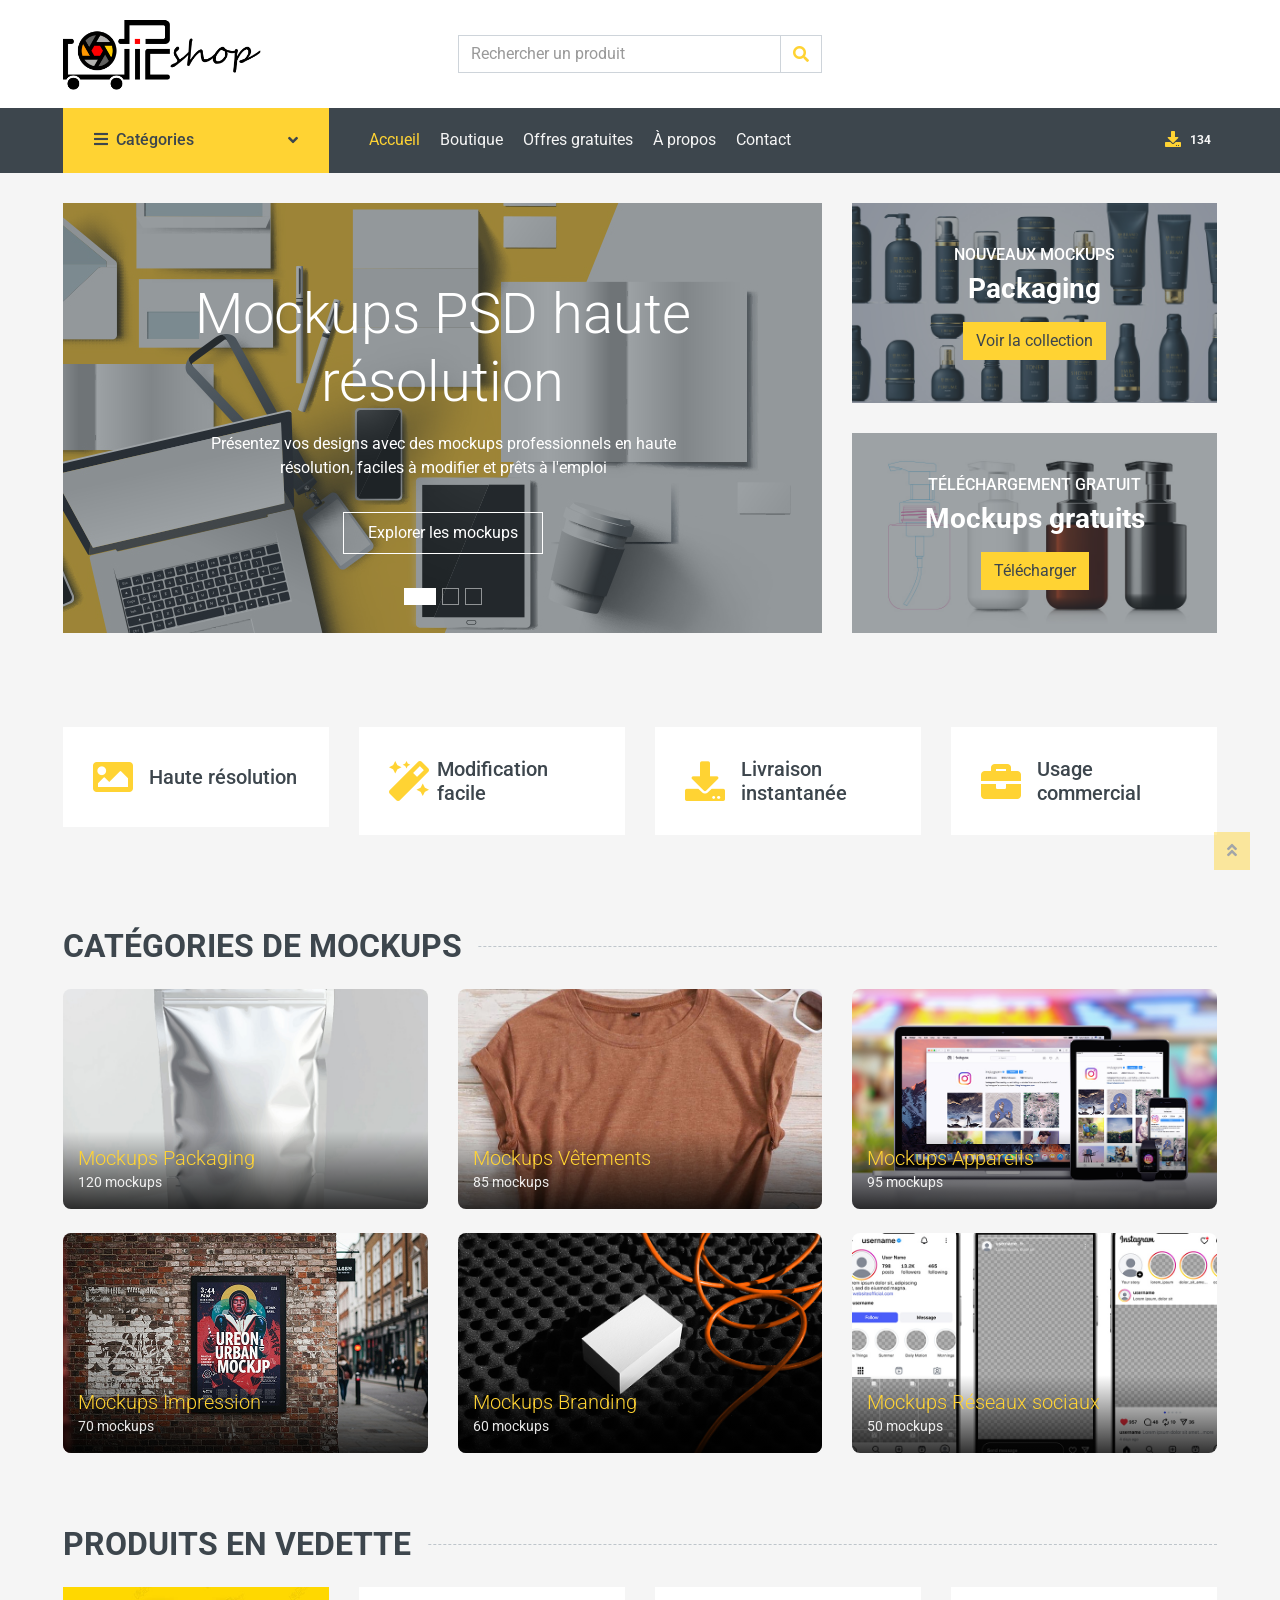
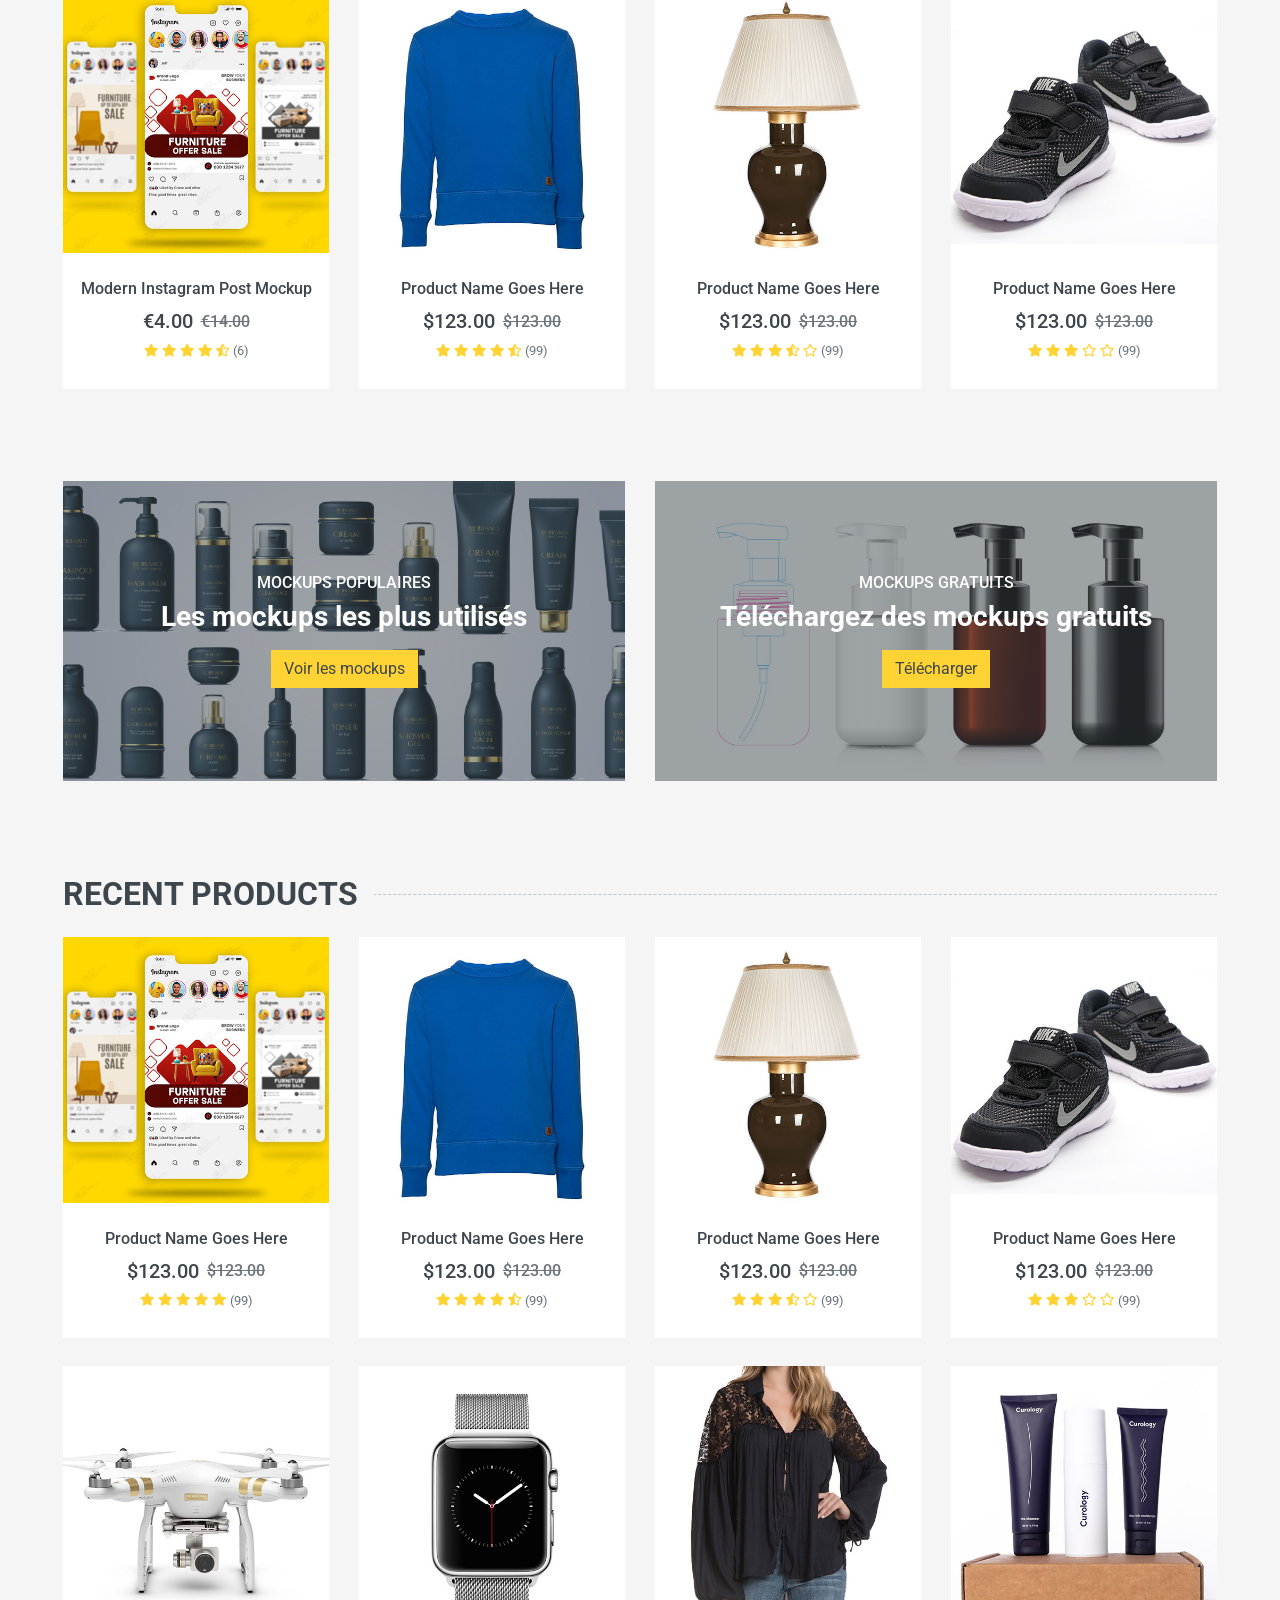
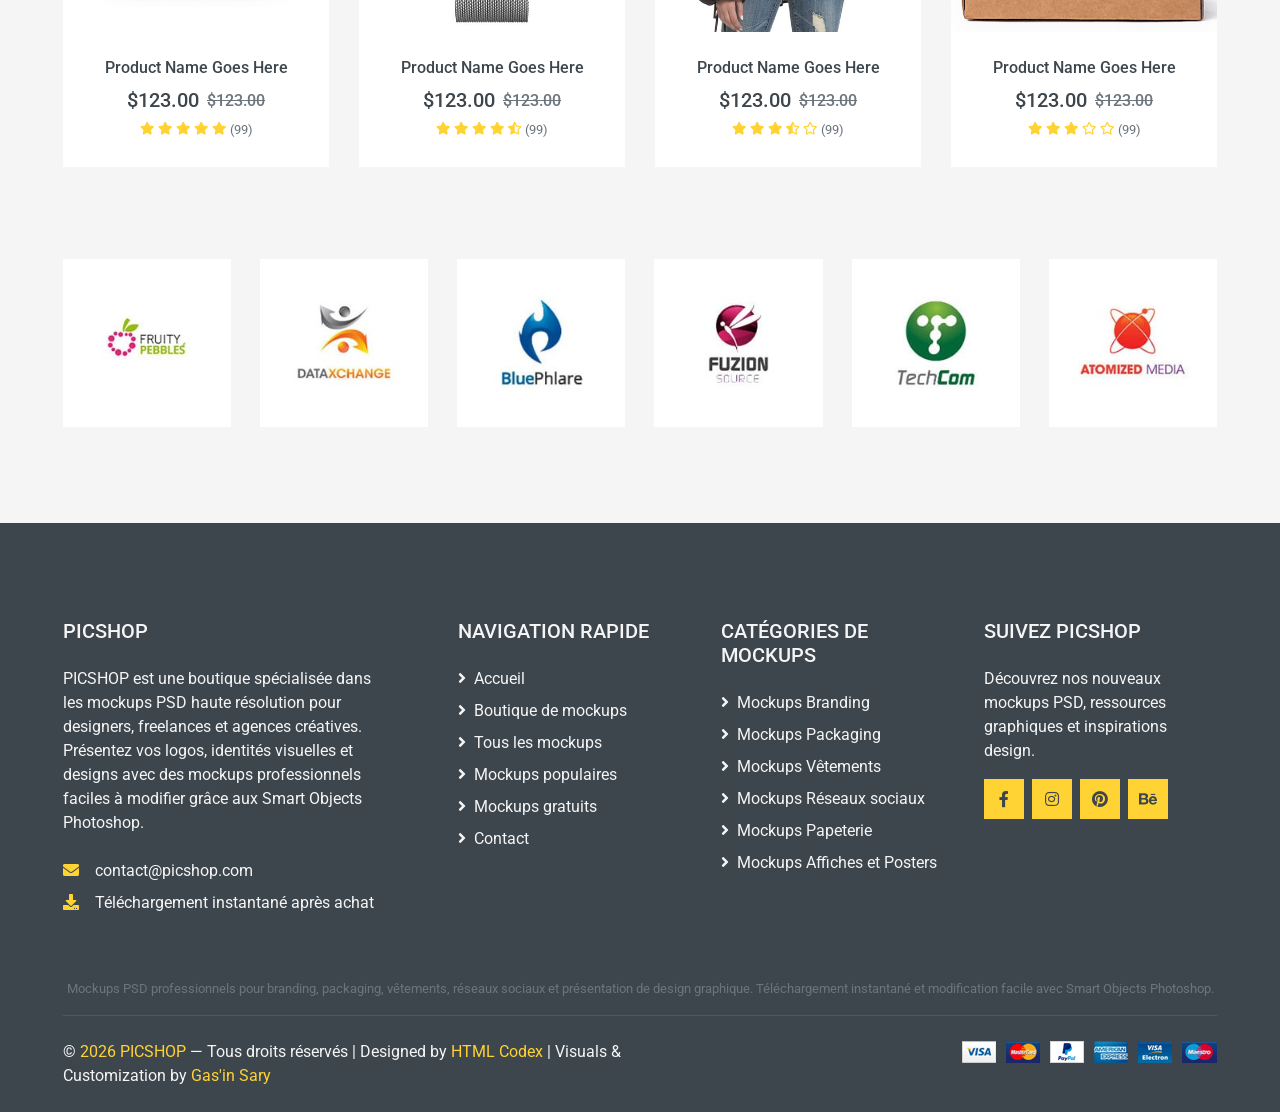
<file: index.html>
<!DOCTYPE html>
<html lang="en">

<head>
    <!-- SEO Meta Tags -->
<title>PICSHOP – Mockups PSD haute résolution pour designers</title>

<meta charset="utf-8">
<meta content="width=device-width, initial-scale=1.0" name="viewport">

<meta name="title" content="PICSHOP – Mockups PSD haute résolution">
<meta name="description" content="Découvrez des mockups PSD professionnels pour présenter vos logos, branding, packaging, vêtements et designs graphiques. Téléchargement instantané et modification facile avec Smart Objects Photoshop.">
<meta name="keywords" content="mockup psd, mockup branding, mockup packaging, mockup vêtements, mockup réseaux sociaux, mockup photoshop, mockup gratuit, mockup haute résolution">
<meta name="author" content="PICSHOP">

<!-- Open Graph (Facebook / Pinterest / LinkedIn) -->
<meta property="og:title" content="PICSHOP – Mockups PSD pour designers">
<meta property="og:description" content="Mockups PSD professionnels pour branding, packaging et présentation de design. Téléchargement instantané.">
<meta property="og:image" content="img/social-preview.jpg">
<meta property="og:url" content="https://pic-shop.github.io/">
<meta property="og:type" content="website">

<!-- Twitter Card -->
<meta name="twitter:card" content="summary_large_image">
<meta name="twitter:title" content="PICSHOP – Mockups PSD haute résolution">
<meta name="twitter:description" content="Téléchargez des mockups PSD professionnels pour vos projets de design.">
<meta name="twitter:image" content="img/social-preview.jpg">

<meta name="robots" content="index, follow">
<meta name="language" content="French">

    <!-- Favicon -->
    <link href="img/favicon/favicon.ico" rel="icon">

    <!-- Google Web Fonts -->
    <link rel="preconnect" href="https://fonts.gstatic.com">
    <link href="https://fonts.googleapis.com/css2?family=Roboto:wght@400;500;700&display=swap" rel="stylesheet">  

    <!-- Font Awesome -->
    <link href="https://cdnjs.cloudflare.com/ajax/libs/font-awesome/5.10.0/css/all.min.css" rel="stylesheet">

    <!-- Libraries Stylesheet -->
    <link href="lib/animate/animate.min.css" rel="stylesheet">
    <link href="lib/owlcarousel/assets/owl.carousel.min.css" rel="stylesheet">

    <!-- Customized Bootstrap Stylesheet -->
    <link href="css/style.min.css" rel="stylesheet">
    <link href="css/custumize.css" rel="stylesheet">
</head>

<body>
    <!-- Topbar Start -->
    <div class="container-fluid">
        <div class="row align-items-center bg-light py-3 px-xl-5 d-none d-lg-flex">
            <div class="col-lg-4">
                <a href="" class="text-decoration-none">
                    <img src="img/logo.png" width="200px">
                </a>
            </div>
            <div class="col-lg-4 col-6 text-left">
                <form action="">
                    <div class="input-group">
                        <input type="text" class="form-control" placeholder="Rechercher un produit">
                        <div class="input-group-append">
                            <span class="input-group-text bg-transparent text-primary">
                                <i class="fa fa-search"></i>
                            </span>
                        </div>
                    </div>
                </form>
            </div>

        </div>
    </div>
    <!-- Topbar End -->


    <!-- Navbar Start -->
    <div class="container-fluid bg-dark mb-30">
        <div class="row px-xl-5">
            <div class="col-lg-3 d-none d-lg-block">
                <a class="btn d-flex align-items-center justify-content-between bg-primary w-100" data-toggle="collapse" href="#navbar-vertical" style="height: 65px; padding: 0 30px;">
                    <h6 class="text-dark m-0"><i class="fa fa-bars mr-2"></i>Catégories</h6>
                    <i class="fa fa-angle-down text-dark"></i>
                </a>
                <nav class="collapse position-absolute navbar navbar-vertical navbar-light align-items-start p-0 bg-light" id="navbar-vertical" style="width: calc(100% - 30px); z-index: 999;">
                    <div class="navbar-nav w-100">
                        <a href="" class="nav-item nav-link">Mockups Packaging</a>
                        <a href="" class="nav-item nav-link">Mockups Vêtements</a>
                        <a href="" class="nav-item nav-link">Mockups Appareils</a>
                        <a href="" class="nav-item nav-link">Impression</a>
                        <a href="" class="nav-item nav-link">Mockups Branding</a>
                        <a href="" class="nav-item nav-link">Mockups Réseaux sociaux</a>
                    </div>
                </nav>
            </div>
            <div class="col-lg-9">
                <nav class="navbar navbar-expand-lg bg-dark navbar-dark py-3 py-lg-0 px-0">
                    <a href="" class="text-decoration-none d-block d-lg-none">
                        <img src="img/logofnd.png" width="150px">
                    </a>
                    <button type="button" class="navbar-toggler" data-toggle="collapse" data-target="#navbarCollapse">
                        <span class="navbar-toggler-icon"></span>
                    </button>
                    <div class="collapse navbar-collapse justify-content-between" id="navbarCollapse">
                        <div class="navbar-nav mr-auto py-0">
                            <a href="index.html" class="nav-item nav-link active">Accueil</a>
                            <a href="shop.html" class="nav-item nav-link">Boutique</a>
                            <a href="shop.html" class="nav-item nav-link">Offres gratuites</a>
                            <a href="cart.html" class="nav-item nav-link">À propos</a>
                            <a href="cart.html" class="nav-item nav-link">Contact</a>
                           
                        </div>
                        <div class="navbar-nav ml-auto py-0 d-none d-lg-block">
                            <a href="" class="btn px-0">
                                <i class="fas fa-download text-primary"></i>
                                <span class="badge text-secondary " style="padding-bottom: 2px;">134</span>
                            </a>

                        </div>
                    </div>
                </nav>
            </div>
        </div>
    </div>
    <!-- Navbar End -->


    <!-- Carousel Start -->
    <div class="container-fluid mb-3">
        <div class="row px-xl-5">
            <div class="col-lg-8">
                <div id="header-carousel" class="carousel slide carousel-fade mb-30 mb-lg-0" data-ride="carousel">
                    <ol class="carousel-indicators">
                        <li data-target="#header-carousel" data-slide-to="0" class="active"></li>
                        <li data-target="#header-carousel" data-slide-to="1"></li>
                        <li data-target="#header-carousel" data-slide-to="2"></li>
                    </ol>
                    <div class="carousel-inner">
                        <div class="carousel-item position-relative active" style="height: 430px;">
                            <img class="position-absolute w-100 h-100" src="img/branding-mockup.jpg" style="object-fit: cover;" alt="Mockup branding PSD haute résolution présentation design">
                            <div class="carousel-caption d-flex flex-column align-items-center justify-content-center">
                                <div class="p-3" style="max-width: 700px;">
                                    <h1 class="display-4 text-white mb-3 animate__animated animate__fadeInDown">Mockups PSD haute résolution</h1>
                                    <p class="mx-md-5 px-5 animate__animated animate__bounceIn">Présentez vos designs avec des mockups professionnels
en haute résolution, faciles à modifier et prêts à l'emploi</p>
                                    <a class="btn btn-outline-light py-2 px-4 mt-3 animate__animated animate__fadeInUp" href="#">Explorer les mockups</a>
                                </div>
                            </div>
                        </div>
                        <div class="carousel-item position-relative" style="height: 430px;">
                            <img class="position-absolute w-100 h-100" src="img/photoshop-mockup.jpg" style="object-fit: cover;" alt="Modification mockup PSD avec Smart Object Photoshop">
                            <div class="carousel-caption d-flex flex-column align-items-center justify-content-center">
                                <div class="p-3" style="max-width: 700px;">
                                    <h1 class="display-4 text-white mb-3 animate__animated animate__fadeInDown">Modification facile</h1>
                                    <p class="mx-md-5 px-5 animate__animated animate__bounceIn">Remplacez votre design en quelques secondes
grâce aux Smart Objects dans Photoshop</p>
                                    <a class="btn btn-outline-light py-2 px-4 mt-3 animate__animated animate__fadeInUp" href="#">Voir les mockups</a>
                                </div>
                            </div>
                        </div>
                        <div class="carousel-item position-relative" style="height: 430px;">
                            <img class="position-absolute w-100 h-100" src="img/design-mockup.jpg" style="object-fit: cover;" alt="Mockup PSD prêt à télécharger pour présentation design">
                            <div class="carousel-caption d-flex flex-column align-items-center justify-content-center">
                                <div class="p-3" style="max-width: 700px;">
                                    <h1 class="display-4 text-white mb-3 animate__animated animate__fadeInDown">Téléchargement instantané</h1>
                                    <p class="mx-md-5 px-5 animate__animated animate__bounceIn">Achetez et téléchargez immédiatement
vos mockups pour vos projets créatifs</p>
                                    <a class="btn btn-outline-light py-2 px-4 mt-3 animate__animated animate__fadeInUp" href="#">Découvrir</a>
                                </div>
                            </div>
                        </div>
                    </div>
                </div>
            </div>
            <div class="col-lg-4">
                <div class="product-offer mb-30" style="height: 200px;">
                    <img class="img-fluid" src="img/packaging-mockup.jpg" alt="Mockups packaging PSD pour branding et design produit">
                    <div class="offer-text">
                        <h6 class="text-white text-uppercase">Nouveaux mockups</h6>
                        <h3 class="text-white mb-3">Packaging</h3>
                        <a href="" class="btn btn-primary">Voir la collection</a>
                    </div>
                </div>
                <div class="product-offer mb-30" style="height: 200px;">
                    <img class="img-fluid" src="img/free-mockup.jpg" alt="Téléchargement mockups PSD gratuits pour designers">
                    <div class="offer-text">
                        <h6 class="text-white text-uppercase">Téléchargement gratuit</h6>
                        <h3 class="text-white mb-3">Mockups gratuits</h3>
                        <a href="" class="btn btn-primary">Télécharger</a>
                    </div>
                </div>
            </div>
        </div>
    </div>
    <!-- Carousel End -->


    <!-- Featured Start -->
    <div class="container-fluid pt-5">
        <div class="row px-xl-5 pb-3">
            <div class="col-lg-3 col-md-6 col-sm-12 pb-1">
                <div class="d-flex align-items-center bg-light mb-4" style="padding: 30px;">
                    <h1 class="fa fa-image text-primary m-0 mr-3"></h1>
                    <h5 class="font-weight-semi-bold m-0">Haute résolution</h5>
                </div>
            </div>
            <div class="col-lg-3 col-md-6 col-sm-12 pb-1">
                <div class="d-flex align-items-center bg-light mb-4" style="padding: 30px;">
                    <h1 class="fa fa-magic text-primary m-0 mr-2"></h1>
                    <h5 class="font-weight-semi-bold m-0">Modification facile</h5>
                </div>
            </div>
            <div class="col-lg-3 col-md-6 col-sm-12 pb-1">
                <div class="d-flex align-items-center bg-light mb-4" style="padding: 30px;">
                    <h1 class="fas fa-download text-primary m-0 mr-3"></h1>
                    <h5 class="font-weight-semi-bold m-0">Livraison instantanée</h5>
                </div>
            </div>
            <div class="col-lg-3 col-md-6 col-sm-12 pb-1">
                <div class="d-flex align-items-center bg-light mb-4" style="padding: 30px;">
                    <h1 class="fa fa-briefcase text-primary m-0 mr-3"></h1>
                    <h5 class="font-weight-semi-bold m-0">Usage commercial</h5>
                </div>
            </div>
        </div>
    </div>
    <!-- Featured End -->


    <!-- Categories Start -->
<div class="container-fluid pt-5">
    <h2 class="section-title position-relative text-uppercase mx-xl-5 mb-4">
        <span class="bg-secondary pr-3">Catégories de Mockups</span>
    </h2>

    <div class="row px-xl-5">

        <!-- Packaging -->
        <div class="col-lg-4 col-md-6 mb-4">
            <a href="categorie/packaging.html" class="category-card">
                <img src="img/cat-packaging.jpg" alt="Mockups packaging PSD haute résolution">
                <div class="category-overlay">
                    <h4>Mockups Packaging</h4>
                    <span>120 mockups</span>
                </div>
            </a>
        </div>

        <!-- Vêtements -->
        <div class="col-lg-4 col-md-6 mb-4">
            <a href="categorie/vetements.html" class="category-card">
                <img src="img/cat-vetements.jpg" alt="Mockups vêtements t-shirt hoodie PSD">
                <div class="category-overlay">
                    <h4>Mockups Vêtements</h4>
                    <span>85 mockups</span>
                </div>
            </a>
        </div>

        <!-- Appareils -->
        <div class="col-lg-4 col-md-6 mb-4">
            <a href="categorie/appareils.html" class="category-card">
                <img src="img/cat-device.jpg" alt="Mockups appareils iPhone MacBook PSD">
                <div class="category-overlay">
                    <h4>Mockups Appareils</h4>
                    <span>95 mockups</span>
                </div>
            </a>
        </div>

        <!-- Impression -->
        <div class="col-lg-4 col-md-6 mb-4">
            <a href="categorie/impression.html" class="category-card">
                <img src="img/cat-print.jpg" alt="Mockups impression affiche flyer PSD">
                <div class="category-overlay">
                    <h4>Mockups Impression</h4>
                    <span>70 mockups</span>
                </div>
            </a>
        </div>

        <!-- Branding -->
        <div class="col-lg-4 col-md-6 mb-4">
            <a href="categorie/branding.html" class="category-card">
                <img src="img/cat-branding.jpg" alt="Mockups branding identité visuelle PSD">
                <div class="category-overlay">
                    <h4>Mockups Branding</h4>
                    <span>60 mockups</span>
                </div>
            </a>
        </div>

        <!-- Réseaux sociaux -->
        <div class="col-lg-4 col-md-6 mb-4">
            <a href="categorie/social.html" class="category-card">
                <img src="img/cat-social.jpg" alt="Mockups réseaux sociaux instagram facebook PSD">
                <div class="category-overlay">
                    <h4>Mockups Réseaux sociaux</h4>
                    <span>50 mockups</span>
                </div>
            </a>
        </div>

    </div>
</div>
<!-- Categories End -->


    <!-- Products Start -->
    <div class="container-fluid pt-5 pb-3">
        <h2 class="section-title position-relative text-uppercase mx-xl-5 mb-4"><span class="bg-secondary pr-3">Produits en vedette</span></h2>
        <div class="row px-xl-5">
            <div class="col-lg-3 col-md-6 col-sm-6 pb-1">
                <div class="product-item bg-light mb-4">
                    <div class="product-img position-relative overflow-hidden">
                        <img class="img-fluid w-100" src="img/product1/product-1.jpg" alt="">
                        <div class="product-action">
                            <a class="btn btn-outline-dark px-4 py-2 rounded-pill" href="Mockups PSD/Modern Instagram Post Mockup/">
                                <i class="fa fa-eye mr-2"></i> Voir ce mockup
                            </a>
                        </div>
                    </div>
                    <div class="text-center py-4">
                        <a class="h6 text-decoration-none text-truncate" href="">Modern Instagram Post Mockup</a>
                        <div class="d-flex align-items-center justify-content-center mt-2">
                            <h5>€4.00</h5><h6 class="text-muted ml-2"><del>€14.00</del></h6>
                        </div>
                        <div class="d-flex align-items-center justify-content-center mb-1">
                            <small class="fa fa-star text-primary mr-1"></small>
                            <small class="fa fa-star text-primary mr-1"></small>
                            <small class="fa fa-star text-primary mr-1"></small>
                            <small class="fa fa-star text-primary mr-1"></small>
                            <small class="fa fa-star-half-alt text-primary mr-1"></small>
                            <small>(6)</small>
                        </div>
                    </div>
                </div>
            </div>
            <div class="col-lg-3 col-md-6 col-sm-6 pb-1">
                <div class="product-item bg-light mb-4">
                    <div class="product-img position-relative overflow-hidden">
                        <img class="img-fluid w-100" src="img/product-2.jpg" alt="">
                         <div class="product-action">
                            <a class="btn btn-outline-dark px-4 py-2 rounded-pill" href="produit.html">
                                <i class="fa fa-eye mr-2"></i> Voir ce mockup
                            </a>
                        </div>
                    </div>
                    <div class="text-center py-4">
                        <a class="h6 text-decoration-none text-truncate" href="">Product Name Goes Here</a>
                        <div class="d-flex align-items-center justify-content-center mt-2">
                            <h5>$123.00</h5><h6 class="text-muted ml-2"><del>$123.00</del></h6>
                        </div>
                        <div class="d-flex align-items-center justify-content-center mb-1">
                            <small class="fa fa-star text-primary mr-1"></small>
                            <small class="fa fa-star text-primary mr-1"></small>
                            <small class="fa fa-star text-primary mr-1"></small>
                            <small class="fa fa-star text-primary mr-1"></small>
                            <small class="fa fa-star-half-alt text-primary mr-1"></small>
                            <small>(99)</small>
                        </div>
                    </div>
                </div>
            </div>
            <div class="col-lg-3 col-md-6 col-sm-6 pb-1">
                <div class="product-item bg-light mb-4">
                    <div class="product-img position-relative overflow-hidden">
                        <img class="img-fluid w-100" src="img/product-3.jpg" alt="">
                         <div class="product-action">
                            <a class="btn btn-outline-dark px-4 py-2 rounded-pill" href="produit.html">
                                <i class="fa fa-eye mr-2"></i> Voir ce mockup
                            </a>
                        </div>
                    </div>
                    <div class="text-center py-4">
                        <a class="h6 text-decoration-none text-truncate" href="">Product Name Goes Here</a>
                        <div class="d-flex align-items-center justify-content-center mt-2">
                            <h5>$123.00</h5><h6 class="text-muted ml-2"><del>$123.00</del></h6>
                        </div>
                        <div class="d-flex align-items-center justify-content-center mb-1">
                            <small class="fa fa-star text-primary mr-1"></small>
                            <small class="fa fa-star text-primary mr-1"></small>
                            <small class="fa fa-star text-primary mr-1"></small>
                            <small class="fa fa-star-half-alt text-primary mr-1"></small>
                            <small class="far fa-star text-primary mr-1"></small>
                            <small>(99)</small>
                        </div>
                    </div>
                </div>
            </div>
            <div class="col-lg-3 col-md-6 col-sm-6 pb-1">
                <div class="product-item bg-light mb-4">
                    <div class="product-img position-relative overflow-hidden">
                        <img class="img-fluid w-100" src="img/product-4.jpg" alt="">
                         <div class="product-action">
                            <a class="btn btn-outline-dark px-4 py-2 rounded-pill" href="produit.html">
                                <i class="fa fa-eye mr-2"></i> Voir ce mockup
                            </a>
                        </div>
                    </div>
                    <div class="text-center py-4">
                        <a class="h6 text-decoration-none text-truncate" href="">Product Name Goes Here</a>
                        <div class="d-flex align-items-center justify-content-center mt-2">
                            <h5>$123.00</h5><h6 class="text-muted ml-2"><del>$123.00</del></h6>
                        </div>
                        <div class="d-flex align-items-center justify-content-center mb-1">
                            <small class="fa fa-star text-primary mr-1"></small>
                            <small class="fa fa-star text-primary mr-1"></small>
                            <small class="fa fa-star text-primary mr-1"></small>
                            <small class="far fa-star text-primary mr-1"></small>
                            <small class="far fa-star text-primary mr-1"></small>
                            <small>(99)</small>
                        </div>
                    </div>
                </div>
            </div>
    
        </div>
    </div>
    <!-- Products End -->


    <!-- Offer Start -->
    <div class="container-fluid pt-5 pb-3">
        <div class="row px-xl-5">
            <div class="col-md-6">
                <div class="product-offer mb-30" style="height: 300px;">
                    <img class="img-fluid" src="img/packaging-mockup.jpg" alt="">
                    <div class="offer-text">
                        <h6 class="text-white text-uppercase">MOCKUPS POPULAIRES</h6>
                        <h3 class="text-white mb-3">Les mockups les plus utilisés</h3>
                        <a href="" class="btn btn-primary">Voir les mockups</a>
                    </div>
                </div>
            </div>
            <div class="col-md-6">
                <div class="product-offer mb-30" style="height: 300px;">
                    <img class="img-fluid" src="img/free-mockup.jpg" alt="">
                    <div class="offer-text">
                        <h6 class="text-white text-uppercase">MOCKUPS GRATUITS</h6>
                        <h3 class="text-white mb-3">Téléchargez des mockups gratuits</h3>
                        <a href="" class="btn btn-primary">Télécharger</a>
                    </div>
                </div>
            </div>
        </div>
    </div>
    <!-- Offer End -->


    <!-- Products Start -->
    <div class="container-fluid pt-5 pb-3">
        <h2 class="section-title position-relative text-uppercase mx-xl-5 mb-4"><span class="bg-secondary pr-3">Recent Products</span></h2>
        <div class="row px-xl-5">
            <div class="col-lg-3 col-md-4 col-sm-6 pb-1">
                <div class="product-item bg-light mb-4">
                    <div class="product-img position-relative overflow-hidden">
                        <img class="img-fluid w-100" src="img/product1/product-1.jpg" alt="">
                        <div class="product-action">
                            <a class="btn btn-outline-dark px-4 py-2 rounded-pill" href="produit.html">
                                <i class="fa fa-eye mr-2"></i> Voir ce mockup
                            </a>
                        </div>
                    </div>
                    <div class="text-center py-4">
                        <a class="h6 text-decoration-none text-truncate" href="">Product Name Goes Here</a>
                        <div class="d-flex align-items-center justify-content-center mt-2">
                            <h5>$123.00</h5><h6 class="text-muted ml-2"><del>$123.00</del></h6>
                        </div>
                        <div class="d-flex align-items-center justify-content-center mb-1">
                            <small class="fa fa-star text-primary mr-1"></small>
                            <small class="fa fa-star text-primary mr-1"></small>
                            <small class="fa fa-star text-primary mr-1"></small>
                            <small class="fa fa-star text-primary mr-1"></small>
                            <small class="fa fa-star text-primary mr-1"></small>
                            <small>(99)</small>
                        </div>
                    </div>
                </div>
            </div>
            <div class="col-lg-3 col-md-4 col-sm-6 pb-1">
                <div class="product-item bg-light mb-4">
                    <div class="product-img position-relative overflow-hidden">
                        <img class="img-fluid w-100" src="img/product-2.jpg" alt="">
                        <div class="product-action">
                            <a class="btn btn-outline-dark px-4 py-2 rounded-pill" href="produit.html">
                                <i class="fa fa-eye mr-2"></i> Voir ce mockup
                            </a>
                        </div>
                    </div>
                    <div class="text-center py-4">
                        <a class="h6 text-decoration-none text-truncate" href="">Product Name Goes Here</a>
                        <div class="d-flex align-items-center justify-content-center mt-2">
                            <h5>$123.00</h5><h6 class="text-muted ml-2"><del>$123.00</del></h6>
                        </div>
                        <div class="d-flex align-items-center justify-content-center mb-1">
                            <small class="fa fa-star text-primary mr-1"></small>
                            <small class="fa fa-star text-primary mr-1"></small>
                            <small class="fa fa-star text-primary mr-1"></small>
                            <small class="fa fa-star text-primary mr-1"></small>
                            <small class="fa fa-star-half-alt text-primary mr-1"></small>
                            <small>(99)</small>
                        </div>
                    </div>
                </div>
            </div>
            <div class="col-lg-3 col-md-4 col-sm-6 pb-1">
                <div class="product-item bg-light mb-4">
                    <div class="product-img position-relative overflow-hidden">
                        <img class="img-fluid w-100" src="img/product-3.jpg" alt="">
                        <div class="product-action">
                            <a class="btn btn-outline-dark px-4 py-2 rounded-pill" href="produit.html">
                                <i class="fa fa-eye mr-2"></i> Voir ce mockup
                            </a>
                        </div>
                    </div>
                    <div class="text-center py-4">
                        <a class="h6 text-decoration-none text-truncate" href="">Product Name Goes Here</a>
                        <div class="d-flex align-items-center justify-content-center mt-2">
                            <h5>$123.00</h5><h6 class="text-muted ml-2"><del>$123.00</del></h6>
                        </div>
                        <div class="d-flex align-items-center justify-content-center mb-1">
                            <small class="fa fa-star text-primary mr-1"></small>
                            <small class="fa fa-star text-primary mr-1"></small>
                            <small class="fa fa-star text-primary mr-1"></small>
                            <small class="fa fa-star-half-alt text-primary mr-1"></small>
                            <small class="far fa-star text-primary mr-1"></small>
                            <small>(99)</small>
                        </div>
                    </div>
                </div>
            </div>
            <div class="col-lg-3 col-md-4 col-sm-6 pb-1">
                <div class="product-item bg-light mb-4">
                    <div class="product-img position-relative overflow-hidden">
                        <img class="img-fluid w-100" src="img/product-4.jpg" alt="">
                        <div class="product-action">
                            <a class="btn btn-outline-dark px-4 py-2 rounded-pill" href="produit.html">
                                <i class="fa fa-eye mr-2"></i> Voir ce mockup
                            </a>
                        </div>
                    </div>
                    <div class="text-center py-4">
                        <a class="h6 text-decoration-none text-truncate" href="">Product Name Goes Here</a>
                        <div class="d-flex align-items-center justify-content-center mt-2">
                            <h5>$123.00</h5><h6 class="text-muted ml-2"><del>$123.00</del></h6>
                        </div>
                        <div class="d-flex align-items-center justify-content-center mb-1">
                            <small class="fa fa-star text-primary mr-1"></small>
                            <small class="fa fa-star text-primary mr-1"></small>
                            <small class="fa fa-star text-primary mr-1"></small>
                            <small class="far fa-star text-primary mr-1"></small>
                            <small class="far fa-star text-primary mr-1"></small>
                            <small>(99)</small>
                        </div>
                    </div>
                </div>
            </div>
            <div class="col-lg-3 col-md-4 col-sm-6 pb-1">
                <div class="product-item bg-light mb-4">
                    <div class="product-img position-relative overflow-hidden">
                        <img class="img-fluid w-100" src="img/product-5.jpg" alt="">
                        <div class="product-action">
                            <a class="btn btn-outline-dark px-4 py-2 rounded-pill" href="produit.html">
                                <i class="fa fa-eye mr-2"></i> Voir ce mockup
                            </a>
                        </div>
                    </div>
                    <div class="text-center py-4">
                        <a class="h6 text-decoration-none text-truncate" href="">Product Name Goes Here</a>
                        <div class="d-flex align-items-center justify-content-center mt-2">
                            <h5>$123.00</h5><h6 class="text-muted ml-2"><del>$123.00</del></h6>
                        </div>
                        <div class="d-flex align-items-center justify-content-center mb-1">
                            <small class="fa fa-star text-primary mr-1"></small>
                            <small class="fa fa-star text-primary mr-1"></small>
                            <small class="fa fa-star text-primary mr-1"></small>
                            <small class="fa fa-star text-primary mr-1"></small>
                            <small class="fa fa-star text-primary mr-1"></small>
                            <small>(99)</small>
                        </div>
                    </div>
                </div>
            </div>
            <div class="col-lg-3 col-md-4 col-sm-6 pb-1">
                <div class="product-item bg-light mb-4">
                    <div class="product-img position-relative overflow-hidden">
                        <img class="img-fluid w-100" src="img/product-6.jpg" alt="">
                        <div class="product-action">
                            <a class="btn btn-outline-dark px-4 py-2 rounded-pill" href="produit.html">
                                <i class="fa fa-eye mr-2"></i> Voir ce mockup
                            </a>
                        </div>
                    </div>
                    <div class="text-center py-4">
                        <a class="h6 text-decoration-none text-truncate" href="">Product Name Goes Here</a>
                        <div class="d-flex align-items-center justify-content-center mt-2">
                            <h5>$123.00</h5><h6 class="text-muted ml-2"><del>$123.00</del></h6>
                        </div>
                        <div class="d-flex align-items-center justify-content-center mb-1">
                            <small class="fa fa-star text-primary mr-1"></small>
                            <small class="fa fa-star text-primary mr-1"></small>
                            <small class="fa fa-star text-primary mr-1"></small>
                            <small class="fa fa-star text-primary mr-1"></small>
                            <small class="fa fa-star-half-alt text-primary mr-1"></small>
                            <small>(99)</small>
                        </div>
                    </div>
                </div>
            </div>
            <div class="col-lg-3 col-md-4 col-sm-6 pb-1">
                <div class="product-item bg-light mb-4">
                    <div class="product-img position-relative overflow-hidden">
                        <img class="img-fluid w-100" src="img/product-7.jpg" alt="">
                        <div class="product-action">
                            <a class="btn btn-outline-dark px-4 py-2 rounded-pill" href="produit.html">
                                <i class="fa fa-eye mr-2"></i> Voir ce mockup
                            </a>
                        </div>
                    </div>
                    <div class="text-center py-4">
                        <a class="h6 text-decoration-none text-truncate" href="">Product Name Goes Here</a>
                        <div class="d-flex align-items-center justify-content-center mt-2">
                            <h5>$123.00</h5><h6 class="text-muted ml-2"><del>$123.00</del></h6>
                        </div>
                        <div class="d-flex align-items-center justify-content-center mb-1">
                            <small class="fa fa-star text-primary mr-1"></small>
                            <small class="fa fa-star text-primary mr-1"></small>
                            <small class="fa fa-star text-primary mr-1"></small>
                            <small class="fa fa-star-half-alt text-primary mr-1"></small>
                            <small class="far fa-star text-primary mr-1"></small>
                            <small>(99)</small>
                        </div>
                    </div>
                </div>
            </div>
            <div class="col-lg-3 col-md-4 col-sm-6 pb-1">
                <div class="product-item bg-light mb-4">
                    <div class="product-img position-relative overflow-hidden">
                        <img class="img-fluid w-100" src="img/product-8.jpg" alt="">
                        <div class="product-action">
                            <a class="btn btn-outline-dark px-4 py-2 rounded-pill" href="produit.html">
                                <i class="fa fa-eye mr-2"></i> Voir ce mockup
                            </a>
                        </div>
                    </div>
                    <div class="text-center py-4">
                        <a class="h6 text-decoration-none text-truncate" href="">Product Name Goes Here</a>
                        <div class="d-flex align-items-center justify-content-center mt-2">
                            <h5>$123.00</h5><h6 class="text-muted ml-2"><del>$123.00</del></h6>
                        </div>
                        <div class="d-flex align-items-center justify-content-center mb-1">
                            <small class="fa fa-star text-primary mr-1"></small>
                            <small class="fa fa-star text-primary mr-1"></small>
                            <small class="fa fa-star text-primary mr-1"></small>
                            <small class="far fa-star text-primary mr-1"></small>
                            <small class="far fa-star text-primary mr-1"></small>
                            <small>(99)</small>
                        </div>
                    </div>
                </div>
            </div>
        </div>
    </div>
    <!-- Products End -->


    <!-- Vendor Start -->
    <div class="container-fluid py-5">
        <div class="row px-xl-5">
            <div class="col">
                <div class="owl-carousel vendor-carousel">
                    <div class="bg-light p-4">
                        <img src="img/vendor-1.jpg" alt="">
                    </div>
                    <div class="bg-light p-4">
                        <img src="img/vendor-2.jpg" alt="">
                    </div>
                    <div class="bg-light p-4">
                        <img src="img/vendor-3.jpg" alt="">
                    </div>
                    <div class="bg-light p-4">
                        <img src="img/vendor-4.jpg" alt="">
                    </div>
                    <div class="bg-light p-4">
                        <img src="img/vendor-5.jpg" alt="">
                    </div>
                    <div class="bg-light p-4">
                        <img src="img/vendor-6.jpg" alt="">
                    </div>
                    <div class="bg-light p-4">
                        <img src="img/vendor-7.jpg" alt="">
                    </div>
                    <div class="bg-light p-4">
                        <img src="img/vendor-8.jpg" alt="">
                    </div>
                </div>
            </div>
        </div>
    </div>
    <!-- Vendor End -->


    <!-- Footer Start -->
<div class="container-fluid bg-dark text-secondary mt-5 pt-5">
    <div class="row px-xl-5 pt-5">
        
        <!-- PICSHOP -->
        <div class="col-lg-4 col-md-12 mb-5 pr-3 pr-xl-5">
            <h5 class="text-secondary text-uppercase mb-4">PICSHOP</h5>
            <p class="mb-4">
                PICSHOP est une boutique spécialisée dans les mockups PSD haute résolution
                pour designers, freelances et agences créatives.
                Présentez vos logos, identités visuelles et designs
                avec des mockups professionnels faciles à modifier grâce aux Smart Objects Photoshop.
            </p>
            <p class="mb-2"><i class="fa fa-envelope text-primary mr-3"></i>contact@picshop.com</p>
            <p class="mb-0"><i class="fa fa-download text-primary mr-3"></i>Téléchargement instantané après achat</p>
        </div>

        <div class="col-lg-8 col-md-12">
            <div class="row">

                <!-- Navigation -->
                <div class="col-md-4 mb-5">
                    <h5 class="text-secondary text-uppercase mb-4">Navigation rapide</h5>
                    <div class="d-flex flex-column justify-content-start">
                        <a class="text-secondary mb-2" href="#"><i class="fa fa-angle-right mr-2"></i>Accueil</a>
                        <a class="text-secondary mb-2" href="#"><i class="fa fa-angle-right mr-2"></i>Boutique de mockups</a>
                        <a class="text-secondary mb-2" href="#"><i class="fa fa-angle-right mr-2"></i>Tous les mockups</a>
                        <a class="text-secondary mb-2" href="#"><i class="fa fa-angle-right mr-2"></i>Mockups populaires</a>
                        <a class="text-secondary mb-2" href="#"><i class="fa fa-angle-right mr-2"></i>Mockups gratuits</a>
                        <a class="text-secondary" href="#"><i class="fa fa-angle-right mr-2"></i>Contact</a>
                    </div>
                </div>

                <!-- Catégories -->
                <div class="col-md-4 mb-5">
                    <h5 class="text-secondary text-uppercase mb-4">Catégories de mockups</h5>
                    <div class="d-flex flex-column justify-content-start">
                        <a class="text-secondary mb-2" href="#"><i class="fa fa-angle-right mr-2"></i>Mockups Branding</a>
                        <a class="text-secondary mb-2" href="#"><i class="fa fa-angle-right mr-2"></i>Mockups Packaging</a>
                        <a class="text-secondary mb-2" href="#"><i class="fa fa-angle-right mr-2"></i>Mockups Vêtements</a>
                        <a class="text-secondary mb-2" href="#"><i class="fa fa-angle-right mr-2"></i>Mockups Réseaux sociaux</a>
                        <a class="text-secondary mb-2" href="#"><i class="fa fa-angle-right mr-2"></i>Mockups Papeterie</a>
                        <a class="text-secondary" href="#"><i class="fa fa-angle-right mr-2"></i>Mockups Affiches et Posters</a>
                    </div>
                </div>

                <!-- Réseaux -->
                <div class="col-md-4 mb-5">
                    <h5 class="text-secondary text-uppercase mb-4">Suivez PICSHOP</h5>
                    <p>Découvrez nos nouveaux mockups PSD, ressources graphiques et inspirations design.</p>

                    <div class="d-flex">
                        <a class="btn btn-primary btn-square mr-2" href="#"><i class="fab fa-facebook-f"></i></a>
                        <a class="btn btn-primary btn-square mr-2" href="#"><i class="fab fa-instagram"></i></a>
                        <a class="btn btn-primary btn-square mr-2" href="#"><i class="fab fa-pinterest"></i></a>
                        <a class="btn btn-primary btn-square" href="#"><i class="fab fa-behance"></i></a>
                    </div>
                </div>

            </div>
        </div>
    </div>

    <!-- TEXTE SEO -->
    <div class="row px-xl-5 mt-3">
        <div class="col-12 text-center">
            <p class="small text-muted">
                Mockups PSD professionnels pour branding, packaging, vêtements,
                réseaux sociaux et présentation de design graphique.
                Téléchargement instantané et modification facile avec Smart Objects Photoshop.
            </p>
        </div>
    </div>

    <!-- COPYRIGHT -->
    <div class="row border-top mx-xl-5 py-4" style="border-color: rgba(256, 256, 256, .1) !important;">
        <div class="col-md-6 px-xl-0">
            <p class="mb-md-0 text-center text-md-left text-secondary">
                &copy; <a class="text-primary" href="https://pic-shop.github.io/">2026 PICSHOP</a> — Tous droits réservés |
                <!--/*** The author’s attribution link must remain intact in the template. ***/-->
                Designed by <a class="text-primary" target="_blank" href="https://htmlcodex.com">HTML Codex</a> |
                Visuals & Customization by <a class="text-primary" target="_blank" href="https://gasinsary.github.io">Gas'in Sary</a>
            </p>
        </div>

        <div class="col-md-6 px-xl-0 text-center text-md-right">
            <img class="img-fluid" src="img/payments.png" alt="Paiement sécurisé">
        </div>
    </div>
</div>
<!-- Footer End -->


    <!-- Back to Top -->
    <a href="#" class="btn btn-primary back-to-top"><i class="fa fa-angle-double-up"></i></a>


    <!-- JavaScript Libraries -->
    <script src="https://code.jquery.com/jquery-3.4.1.min.js"></script>
    <script src="https://stackpath.bootstrapcdn.com/bootstrap/4.4.1/js/bootstrap.bundle.min.js"></script>
    <script src="lib/easing/easing.min.js"></script>
    <script src="lib/owlcarousel/owl.carousel.min.js"></script>
    

    <!-- Template Javascript -->
    <script src="js/main.js"></script>
</body>

</html>
</file>
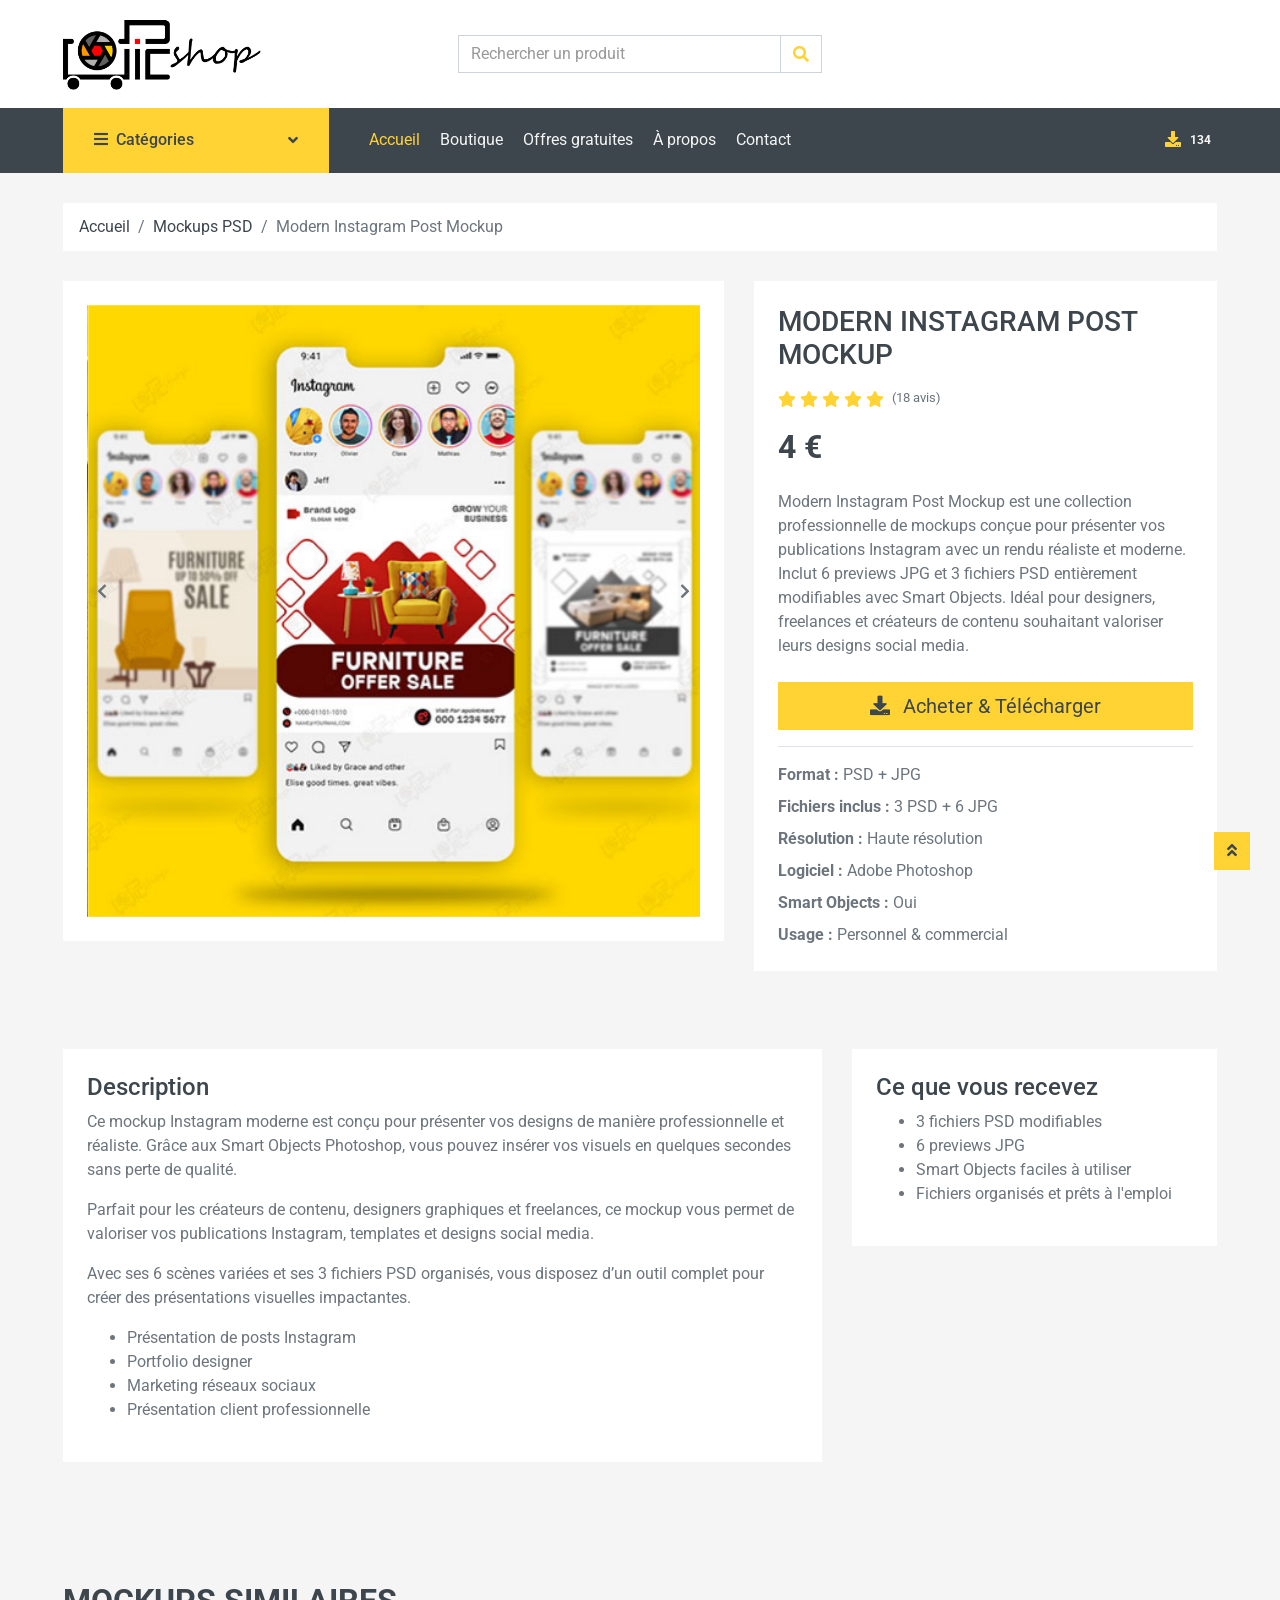
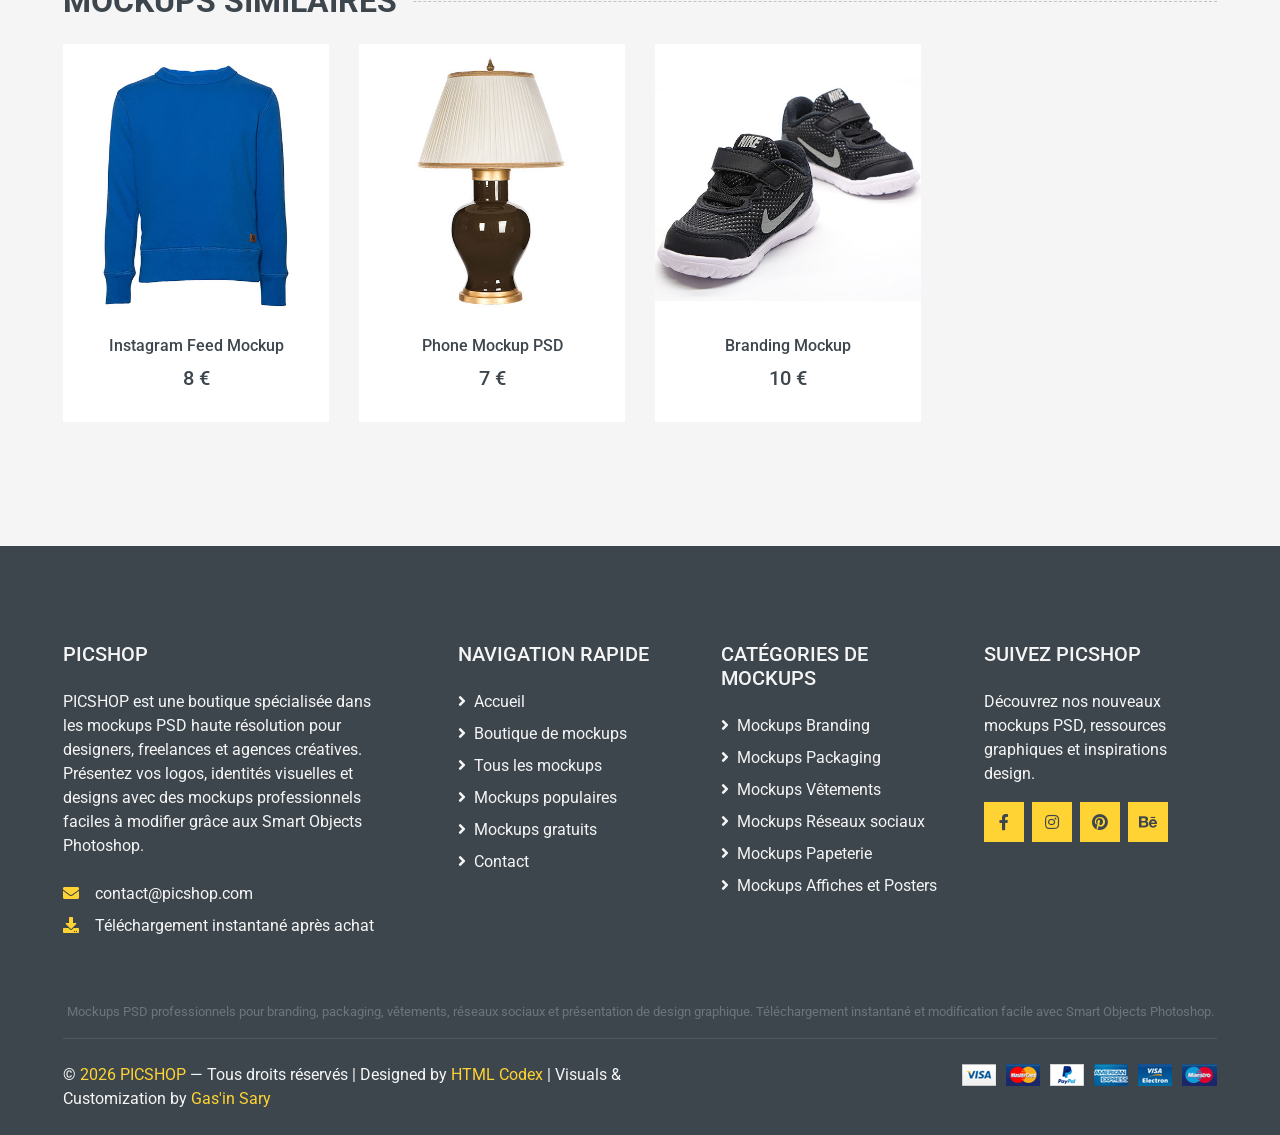
<file: Mockups PSD/Modern Instagram Post Mockup/index.html>
<!DOCTYPE html>
<html lang="en">

<head>
    <!-- SEO Meta Tags -->
<title>Modern Instagram Post Mockup PSD – 6 Scènes | PICSHOP</title>

<meta charset="utf-8">
<meta content="width=device-width, initial-scale=1.0" name="viewport">

<meta name="title" content="Modern Instagram Post Mockup PSD – 6 Scènes">
<meta name="description" content="Mockup Instagram moderne avec 6 scènes haute résolution et 3 fichiers PSD. Parfait pour présenter vos designs social media avec un rendu professionnel. Téléchargement instantané.">
<meta name="keywords" content="instagram mockup, instagram post mockup, social media mockup psd, mockup instagram photoshop, mockup réseaux sociaux, mockup moderne, psd mockup instagram">
<meta name="author" content="PICSHOP">

<!-- Open Graph (Facebook / Pinterest / LinkedIn) -->
<meta property="og:title" content="PICSHOP – Mockups PSD pour designers">
<meta property="og:description" content="Mockups PSD professionnels pour branding, packaging et présentation de design. Téléchargement instantané.">
<meta property="og:image" content="../../img/product1/product-1.jpg">
<meta property="og:url" content="https://pic-shop.github.io/">
<meta property="og:type" content="website">

<!-- Twitter Card -->
<meta name="twitter:card" content="summary_large_image">
<meta name="twitter:title" content="PICSHOP – Mockups PSD haute résolution">
<meta name="twitter:description" content="Téléchargez des mockups PSD professionnels pour vos projets de design.">
<meta name="twitter:image" content="img/social-preview.jpg">

<meta name="robots" content="index, follow">
<meta name="language" content="French">

    <!-- Favicon -->
    <link href="../../img/favicon/favicon.ico" rel="icon">

    <!-- Google Web Fonts -->
    <link rel="preconnect" href="https://fonts.gstatic.com">
    <link href="https://fonts.googleapis.com/css2?family=Roboto:wght@400;500;700&display=swap" rel="stylesheet">  

    <!-- Font Awesome -->
    <link href="https://cdnjs.cloudflare.com/ajax/libs/font-awesome/5.10.0/css/all.min.css" rel="stylesheet">

    <!-- Libraries Stylesheet -->
    <link href="../../lib/animate/animate.min.css" rel="stylesheet">
    <link href="../../lib/owlcarousel/assets/owl.carousel.min.css" rel="stylesheet">

    <!-- Customized Bootstrap Stylesheet -->
    <link href="../../css/style.min.css" rel="stylesheet">
    <link href="../../css/custumize.css" rel="stylesheet">
</head>

<body>
    <!-- Topbar Start -->
    <div class="container-fluid">
        <div class="row align-items-center bg-light py-3 px-xl-5 d-none d-lg-flex">
            <div class="col-lg-4">
                <a href="" class="text-decoration-none">
                    <img src="../../img/logo.png" width="200px">
                </a>
            </div>
            <div class="col-lg-4 col-6 text-left">
                <form action="">
                    <div class="input-group">
                        <input type="text" class="form-control" placeholder="Rechercher un produit">
                        <div class="input-group-append">
                            <span class="input-group-text bg-transparent text-primary">
                                <i class="fa fa-search"></i>
                            </span>
                        </div>
                    </div>
                </form>
            </div>

        </div>
    </div>
    <!-- Topbar End -->


    <!-- Navbar Start -->
    <div class="container-fluid bg-dark mb-30">
        <div class="row px-xl-5">
            <div class="col-lg-3 d-none d-lg-block">
                <a class="btn d-flex align-items-center justify-content-between bg-primary w-100" data-toggle="collapse" href="#navbar-vertical" style="height: 65px; padding: 0 30px;">
                    <h6 class="text-dark m-0"><i class="fa fa-bars mr-2"></i>Catégories</h6>
                    <i class="fa fa-angle-down text-dark"></i>
                </a>
                <nav class="collapse position-absolute navbar navbar-vertical navbar-light align-items-start p-0 bg-light" id="navbar-vertical" style="width: calc(100% - 30px); z-index: 999;">
                    <div class="navbar-nav w-100">
                        <a href="" class="nav-item nav-link">Mockups Packaging</a>
                        <a href="" class="nav-item nav-link">Mockups Vêtements</a>
                        <a href="" class="nav-item nav-link">Mockups Appareils</a>
                        <a href="" class="nav-item nav-link">Impression</a>
                        <a href="" class="nav-item nav-link">Mockups Branding</a>
                        <a href="" class="nav-item nav-link">Mockups Réseaux sociaux</a>
                    </div>
                </nav>
            </div>
            <div class="col-lg-9">
                <nav class="navbar navbar-expand-lg bg-dark navbar-dark py-3 py-lg-0 px-0">
                    <a href="" class="text-decoration-none d-block d-lg-none">
                        <img src="../../img/logofnd.png" width="150px">
                    </a>
                    <button type="button" class="navbar-toggler" data-toggle="collapse" data-target="#navbarCollapse">
                        <span class="navbar-toggler-icon"></span>
                    </button>
                    <div class="collapse navbar-collapse justify-content-between" id="navbarCollapse">
                        <div class="navbar-nav mr-auto py-0">
                            <a href="../../index.html" class="nav-item nav-link active">Accueil</a>
                            <a href="../../shop.html" class="nav-item nav-link">Boutique</a>
                            <a href="../../shop.html" class="nav-item nav-link">Offres gratuites</a>
                            <a href="../../cart.html" class="nav-item nav-link">À propos</a>
                            <a href="../../cart.html" class="nav-item nav-link">Contact</a>
                           
                        </div>
                        <div class="navbar-nav ml-auto py-0 d-none d-lg-block">
                            <a href="" class="btn px-0">
                                <i class="fas fa-download text-primary"></i>
                                <span class="badge text-secondary " style="padding-bottom: 2px;">134</span>
                            </a>

                        </div>
                    </div>
                </nav>
            </div>
        </div>
    </div>
    <!-- Navbar End -->

<!-- BREADCRUMB -->
<div class="container-fluid">
<div class="row px-xl-5">
<div class="col-12">

<nav class="breadcrumb bg-light mb-30">

<a class="breadcrumb-item text-dark" href="../../index.html">Accueil</a>

<a class="breadcrumb-item text-dark" href="../../shop.html">Mockups PSD</a>

<span class="breadcrumb-item active">Modern Instagram Post Mockup</span>

</nav>

</div>
</div>
</div>
<!-- PRODUCT PAGE START -->
<div class="container-fluid pb-5">
<div class="row px-xl-5">

<!-- LEFT : PRODUCT IMAGES -->
<div class="col-lg-7 mb-30">

<div class="bg-light p-4">

<!-- IMAGE PRINCIPALE -->
<!-- SLIDER PRINCIPAL -->
<div class="owl-carousel product-main-slider">

    <img src="../../img/product1/product-1.jpg" class="main-slide" alt="Modern Instagram Post Mockup preview scène 1">
    <img src="../../img/product1/product-2.jpg" class="main-slide" alt="Mockup Instagram réaliste présentation design">
    <img src="../../img/product1/product-3.jpg" class="main-slide" alt="Social media mockup PSD preview haute résolution">
    <img src="../../img/product1/product-4.jpg" class="main-slide" alt="Modern Instagram Post Mockup preview scène 1">
    <img src="../../img/product1/product-5.jpg" class="main-slide" alt="Mockup Instagram réaliste présentation design">
    <img src="../../img/product1/product-6.jpg" class="main-slide" alt="Social media mockup PSD preview haute résolution">
   

</div>

</div>

</div>


<!-- RIGHT : PRODUCT INFO -->
<div class="col-lg-5 mb-30">

<div class="bg-light p-4 h-100">

<h1 class="h3 text-uppercase mb-3">
Modern Instagram Post Mockup
</h1>

<div class="d-flex mb-3">

<div class="text-primary mr-2">
<i class="fas fa-star"></i>
<i class="fas fa-star"></i>
<i class="fas fa-star"></i>
<i class="fas fa-star"></i>
<i class="fas fa-star"></i>
</div>

<small>(18 avis)</small>

</div>

<h2 class="mb-4">4 €</h2>

<p class="mb-4">

<p class="mb-4">
Modern Instagram Post Mockup est une collection professionnelle de mockups conçue pour présenter vos publications Instagram avec un rendu réaliste et moderne.

Inclut 6 previews JPG et 3 fichiers PSD entièrement modifiables avec Smart Objects. Idéal pour designers, freelances et créateurs de contenu souhaitant valoriser leurs designs social media.
</p>

</p>

<a href="#" class="btn btn-primary btn-lg btn-block mb-3">
<i class="fa fa-download mr-2"></i> Acheter & Télécharger
</a>

<div class="border-top pt-3">

<p class="mb-2"><strong>Format :</strong> PSD + JPG</p>
<p class="mb-2"><strong>Fichiers inclus :</strong> 3 PSD + 6 JPG</p>
<p class="mb-2"><strong>Résolution :</strong> Haute résolution</p>
<p class="mb-2"><strong>Logiciel :</strong> Adobe Photoshop</p>
<p class="mb-2"><strong>Smart Objects :</strong> Oui</p>
<p class="mb-0"><strong>Usage :</strong> Personnel & commercial</p>

</div>

</div>

</div>

</div>
</div>



<!-- PRODUCT DESCRIPTION -->
<div class="container-fluid pb-5">

<div class="row px-xl-5">

<div class="col-lg-8">

<div class="bg-light p-4 mb-4">

<h4>Description</h4>

<p>
Ce mockup Instagram moderne est conçu pour présenter vos designs de manière professionnelle et réaliste. Grâce aux Smart Objects Photoshop, vous pouvez insérer vos visuels en quelques secondes sans perte de qualité.
</p>

<p>
Parfait pour les créateurs de contenu, designers graphiques et freelances, ce mockup vous permet de valoriser vos publications Instagram, templates et designs social media.
</p>

<p>
Avec ses 6 scènes variées et ses 3 fichiers PSD organisés, vous disposez d’un outil complet pour créer des présentations visuelles impactantes.
</p>

<ul>
<li>Présentation de posts Instagram</li>
<li>Portfolio designer</li>
<li>Marketing réseaux sociaux</li>
<li>Présentation client professionnelle</li>
</ul>

</div>

</div>



<!-- WHAT YOU GET -->
<div class="col-lg-4">

<div class="bg-light p-4 mb-4">

<h4>Ce que vous recevez</h4>

<ul>
<li>3 fichiers PSD modifiables</li>
<li>6 previews JPG</li>
<li>Smart Objects faciles à utiliser</li>
<li>Fichiers organisés et prêts à l'emploi</li>
</ul>

</div>

</div>

</div>

</div>



<!-- RELATED PRODUCTS -->
<div class="container-fluid py-5">

<h2 class="section-title position-relative text-uppercase mx-xl-5 mb-4">
<span class="bg-secondary pr-3">Mockups similaires</span>
</h2>

<div class="row px-xl-5">

<div class="col-lg-3 col-md-6 col-sm-6 pb-1">
<div class="product-item bg-light mb-4">

<img class="img-fluid w-100" src="../../img/product-2.jpg" alt="">

<div class="text-center py-4">
<a class="h6 text-decoration-none text-truncate">Instagram Feed Mockup</a>
<div class="d-flex align-items-center justify-content-center mt-2">
<h5>8 €</h5>
</div>
</div>

</div>
</div>


<div class="col-lg-3 col-md-6 col-sm-6 pb-1">
<div class="product-item bg-light mb-4">

<img class="img-fluid w-100" src="../../img/product-3.jpg" alt="">

<div class="text-center py-4">
<a class="h6 text-decoration-none text-truncate">Phone Mockup PSD</a>
<div class="d-flex align-items-center justify-content-center mt-2">
<h5>7 €</h5>
</div>
</div>

</div>
</div>


<div class="col-lg-3 col-md-6 col-sm-6 pb-1">
<div class="product-item bg-light mb-4">

<img class="img-fluid w-100" src="../../img/product-4.jpg" alt="">

<div class="text-center py-4">
<a class="h6 text-decoration-none text-truncate">Branding Mockup</a>
<div class="d-flex align-items-center justify-content-center mt-2">
<h5>10 €</h5>
</div>
</div>

</div>
</div>

</div>
</div>
<!-- PRODUCT PAGE END -->

   <!-- Footer Start -->
<div class="container-fluid bg-dark text-secondary mt-5 pt-5">
    <div class="row px-xl-5 pt-5">
        
        <!-- PICSHOP -->
        <div class="col-lg-4 col-md-12 mb-5 pr-3 pr-xl-5">
            <h5 class="text-secondary text-uppercase mb-4">PICSHOP</h5>
            <p class="mb-4">
                PICSHOP est une boutique spécialisée dans les mockups PSD haute résolution
                pour designers, freelances et agences créatives.
                Présentez vos logos, identités visuelles et designs
                avec des mockups professionnels faciles à modifier grâce aux Smart Objects Photoshop.
            </p>
            <p class="mb-2"><i class="fa fa-envelope text-primary mr-3"></i>contact@picshop.com</p>
            <p class="mb-0"><i class="fa fa-download text-primary mr-3"></i>Téléchargement instantané après achat</p>
        </div>

        <div class="col-lg-8 col-md-12">
            <div class="row">

                <!-- Navigation -->
                <div class="col-md-4 mb-5">
                    <h5 class="text-secondary text-uppercase mb-4">Navigation rapide</h5>
                    <div class="d-flex flex-column justify-content-start">
                        <a class="text-secondary mb-2" href="#"><i class="fa fa-angle-right mr-2"></i>Accueil</a>
                        <a class="text-secondary mb-2" href="#"><i class="fa fa-angle-right mr-2"></i>Boutique de mockups</a>
                        <a class="text-secondary mb-2" href="#"><i class="fa fa-angle-right mr-2"></i>Tous les mockups</a>
                        <a class="text-secondary mb-2" href="#"><i class="fa fa-angle-right mr-2"></i>Mockups populaires</a>
                        <a class="text-secondary mb-2" href="#"><i class="fa fa-angle-right mr-2"></i>Mockups gratuits</a>
                        <a class="text-secondary" href="#"><i class="fa fa-angle-right mr-2"></i>Contact</a>
                    </div>
                </div>

                <!-- Catégories -->
                <div class="col-md-4 mb-5">
                    <h5 class="text-secondary text-uppercase mb-4">Catégories de mockups</h5>
                    <div class="d-flex flex-column justify-content-start">
                        <a class="text-secondary mb-2" href="#"><i class="fa fa-angle-right mr-2"></i>Mockups Branding</a>
                        <a class="text-secondary mb-2" href="#"><i class="fa fa-angle-right mr-2"></i>Mockups Packaging</a>
                        <a class="text-secondary mb-2" href="#"><i class="fa fa-angle-right mr-2"></i>Mockups Vêtements</a>
                        <a class="text-secondary mb-2" href="#"><i class="fa fa-angle-right mr-2"></i>Mockups Réseaux sociaux</a>
                        <a class="text-secondary mb-2" href="#"><i class="fa fa-angle-right mr-2"></i>Mockups Papeterie</a>
                        <a class="text-secondary" href="#"><i class="fa fa-angle-right mr-2"></i>Mockups Affiches et Posters</a>
                    </div>
                </div>

                <!-- Réseaux -->
                <div class="col-md-4 mb-5">
                    <h5 class="text-secondary text-uppercase mb-4">Suivez PICSHOP</h5>
                    <p>Découvrez nos nouveaux mockups PSD, ressources graphiques et inspirations design.</p>

                    <div class="d-flex">
                        <a class="btn btn-primary btn-square mr-2" href="#"><i class="fab fa-facebook-f"></i></a>
                        <a class="btn btn-primary btn-square mr-2" href="#"><i class="fab fa-instagram"></i></a>
                        <a class="btn btn-primary btn-square mr-2" href="#"><i class="fab fa-pinterest"></i></a>
                        <a class="btn btn-primary btn-square" href="#"><i class="fab fa-behance"></i></a>
                    </div>
                </div>

            </div>
        </div>
    </div>

    <!-- TEXTE SEO -->
    <div class="row px-xl-5 mt-3">
        <div class="col-12 text-center">
            <p class="small text-muted">
                Mockups PSD professionnels pour branding, packaging, vêtements,
                réseaux sociaux et présentation de design graphique.
                Téléchargement instantané et modification facile avec Smart Objects Photoshop.
            </p>
        </div>
    </div>

    <!-- COPYRIGHT -->
    <div class="row border-top mx-xl-5 py-4" style="border-color: rgba(256, 256, 256, .1) !important;">
        <div class="col-md-6 px-xl-0">
            <p class="mb-md-0 text-center text-md-left text-secondary">
                &copy; <a class="text-primary" href="https://pic-shop.github.io/">2026 PICSHOP</a> — Tous droits réservés |
                <!--/*** The author’s attribution link must remain intact in the template. ***/-->
                Designed by <a class="text-primary" target="_blank" href="https://htmlcodex.com">HTML Codex</a> |
                Visuals & Customization by <a class="text-primary" target="_blank" href="https://gasinsary.github.io">Gas'in Sary</a>
            </p>
        </div>

        <div class="col-md-6 px-xl-0 text-center text-md-right">
            <img class="img-fluid" src="../../img/payments.png" alt="Paiement sécurisé">
        </div>
    </div>
</div>
<!-- Footer End -->


    <!-- Back to Top -->
    <a href="#" class="btn btn-primary back-to-top"><i class="fa fa-angle-double-up"></i></a>


    <!-- JavaScript Libraries -->
    <script src="https://code.jquery.com/jquery-3.4.1.min.js"></script>
    <script src="https://stackpath.bootstrapcdn.com/bootstrap/4.4.1/js/bootstrap.bundle.min.js"></script>
    <script src="../../lib/easing/easing.min.js"></script>
    <script src="../../lib/owlcarousel/owl.carousel.min.js"></script>
    

    <!-- Template Javascript -->
    <script src="../../js/main.js"></script>
</body>
</html>
</file>
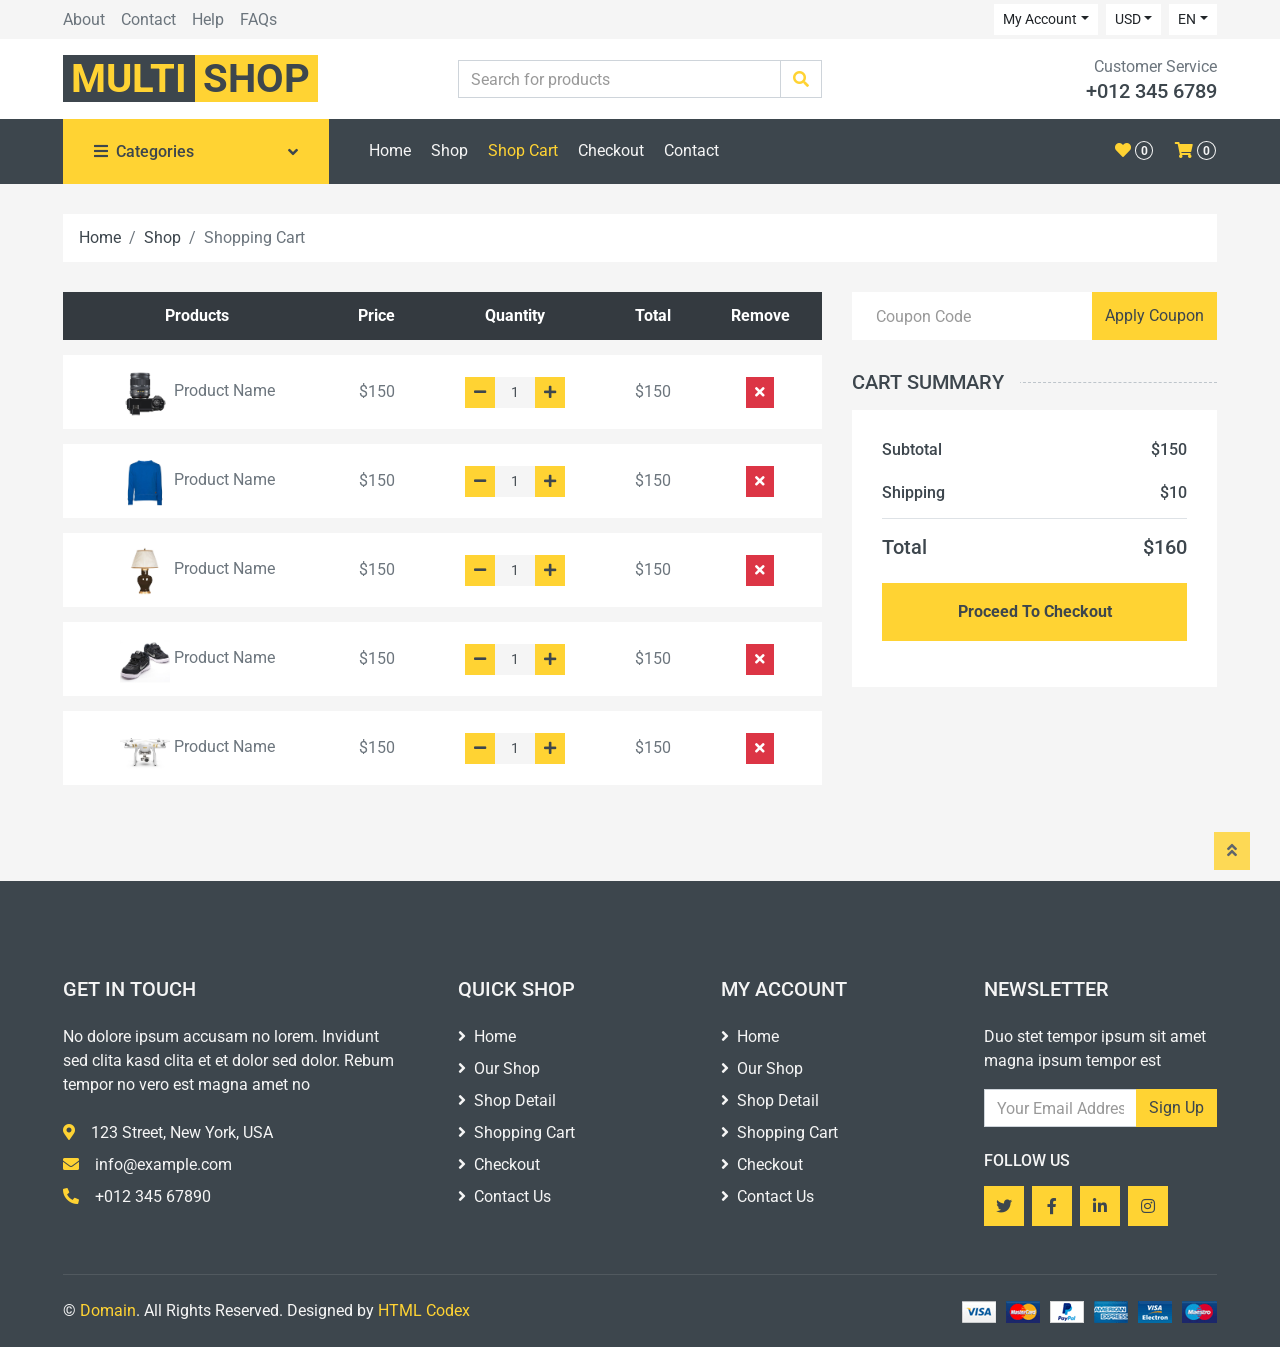
<file: cart.html>
<!DOCTYPE html>
<html lang="en">

<head>
    <meta charset="utf-8">
    <title>MultiShop - Online Shop Website Template</title>
    <meta content="width=device-width, initial-scale=1.0" name="viewport">
    <meta content="Free HTML Templates" name="keywords">
    <meta content="Free HTML Templates" name="description">

    <!-- Favicon -->
    <link href="img/favicon.ico" rel="icon">

    <!-- Google Web Fonts -->
    <link rel="preconnect" href="https://fonts.gstatic.com">
    <link href="https://fonts.googleapis.com/css2?family=Roboto:wght@400;500;700&display=swap" rel="stylesheet">  

    <!-- Font Awesome -->
    <link href="https://cdnjs.cloudflare.com/ajax/libs/font-awesome/5.10.0/css/all.min.css" rel="stylesheet">

    <!-- Libraries Stylesheet -->
    <link href="lib/animate/animate.min.css" rel="stylesheet">
    <link href="lib/owlcarousel/assets/owl.carousel.min.css" rel="stylesheet">

    <!-- Customized Bootstrap Stylesheet -->
    <link href="css/style.min.css" rel="stylesheet">
</head>

<body>
    <!-- Topbar Start -->
    <div class="container-fluid">
        <div class="row bg-secondary py-1 px-xl-5">
            <div class="col-lg-6 d-none d-lg-block">
                <div class="d-inline-flex align-items-center h-100">
                    <a class="text-body mr-3" href="">About</a>
                    <a class="text-body mr-3" href="">Contact</a>
                    <a class="text-body mr-3" href="">Help</a>
                    <a class="text-body mr-3" href="">FAQs</a>
                </div>
            </div>
            <div class="col-lg-6 text-center text-lg-right">
                <div class="d-inline-flex align-items-center">
                    <div class="btn-group">
                        <button type="button" class="btn btn-sm btn-light dropdown-toggle" data-toggle="dropdown">My Account</button>
                        <div class="dropdown-menu dropdown-menu-right">
                            <button class="dropdown-item" type="button">Sign in</button>
                            <button class="dropdown-item" type="button">Sign up</button>
                        </div>
                    </div>
                    <div class="btn-group mx-2">
                        <button type="button" class="btn btn-sm btn-light dropdown-toggle" data-toggle="dropdown">USD</button>
                        <div class="dropdown-menu dropdown-menu-right">
                            <button class="dropdown-item" type="button">EUR</button>
                            <button class="dropdown-item" type="button">GBP</button>
                            <button class="dropdown-item" type="button">CAD</button>
                        </div>
                    </div>
                    <div class="btn-group">
                        <button type="button" class="btn btn-sm btn-light dropdown-toggle" data-toggle="dropdown">EN</button>
                        <div class="dropdown-menu dropdown-menu-right">
                            <button class="dropdown-item" type="button">FR</button>
                            <button class="dropdown-item" type="button">AR</button>
                            <button class="dropdown-item" type="button">RU</button>
                        </div>
                    </div>
                </div>
                <div class="d-inline-flex align-items-center d-block d-lg-none">
                    <a href="" class="btn px-0 ml-2">
                        <i class="fas fa-heart text-dark"></i>
                        <span class="badge text-dark border border-dark rounded-circle" style="padding-bottom: 2px;">0</span>
                    </a>
                    <a href="" class="btn px-0 ml-2">
                        <i class="fas fa-shopping-cart text-dark"></i>
                        <span class="badge text-dark border border-dark rounded-circle" style="padding-bottom: 2px;">0</span>
                    </a>
                </div>
            </div>
        </div>
        <div class="row align-items-center bg-light py-3 px-xl-5 d-none d-lg-flex">
            <div class="col-lg-4">
                <a href="" class="text-decoration-none">
                    <span class="h1 text-uppercase text-primary bg-dark px-2">Multi</span>
                    <span class="h1 text-uppercase text-dark bg-primary px-2 ml-n1">Shop</span>
                </a>
            </div>
            <div class="col-lg-4 col-6 text-left">
                <form action="">
                    <div class="input-group">
                        <input type="text" class="form-control" placeholder="Search for products">
                        <div class="input-group-append">
                            <span class="input-group-text bg-transparent text-primary">
                                <i class="fa fa-search"></i>
                            </span>
                        </div>
                    </div>
                </form>
            </div>
            <div class="col-lg-4 col-6 text-right">
                <p class="m-0">Customer Service</p>
                <h5 class="m-0">+012 345 6789</h5>
            </div>
        </div>
    </div>
    <!-- Topbar End -->


    <!-- Navbar Start -->
    <div class="container-fluid bg-dark mb-30">
        <div class="row px-xl-5">
            <div class="col-lg-3 d-none d-lg-block">
                <a class="btn d-flex align-items-center justify-content-between bg-primary w-100" data-toggle="collapse" href="#navbar-vertical" style="height: 65px; padding: 0 30px;">
                    <h6 class="text-dark m-0"><i class="fa fa-bars mr-2"></i>Categories</h6>
                    <i class="fa fa-angle-down text-dark"></i>
                </a>
                <nav class="collapse position-absolute navbar navbar-vertical navbar-light align-items-start p-0 bg-light" id="navbar-vertical" style="width: calc(100% - 30px); z-index: 999;">
                    <div class="navbar-nav w-100">
                        <div class="nav-item dropdown dropright">
                            <a href="#" class="nav-link dropdown-toggle" data-toggle="dropdown">Dresses <i class="fa fa-angle-right float-right mt-1"></i></a>
                            <div class="dropdown-menu position-absolute rounded-0 border-0 m-0">
                                <a href="" class="dropdown-item">Men's Dresses</a>
                                <a href="" class="dropdown-item">Women's Dresses</a>
                                <a href="" class="dropdown-item">Baby's Dresses</a>
                            </div>
                        </div>
                        <a href="" class="nav-item nav-link">Shirts</a>
                        <a href="" class="nav-item nav-link">Jeans</a>
                        <a href="" class="nav-item nav-link">Swimwear</a>
                        <a href="" class="nav-item nav-link">Sleepwear</a>
                        <a href="" class="nav-item nav-link">Sportswear</a>
                        <a href="" class="nav-item nav-link">Jumpsuits</a>
                        <a href="" class="nav-item nav-link">Blazers</a>
                        <a href="" class="nav-item nav-link">Jackets</a>
                        <a href="" class="nav-item nav-link">Shoes</a>
                    </div>
                </nav>
            </div>
            <div class="col-lg-9">
                <nav class="navbar navbar-expand-lg bg-dark navbar-dark py-3 py-lg-0 px-0">
                    <a href="" class="text-decoration-none d-block d-lg-none">
                        <span class="h1 text-uppercase text-dark bg-light px-2">Multi</span>
                        <span class="h1 text-uppercase text-light bg-primary px-2 ml-n1">Shop</span>
                    </a>
                    <button type="button" class="navbar-toggler" data-toggle="collapse" data-target="#navbarCollapse">
                        <span class="navbar-toggler-icon"></span>
                    </button>
                    <div class="collapse navbar-collapse justify-content-between" id="navbarCollapse">
                        <div class="navbar-nav mr-auto py-0">
                            <a href="index.html" class="nav-item nav-link">Home</a>
                            <a href="shop.html" class="nav-item nav-link">Shop</a>
                            <a href="cart.html" class="nav-item nav-link active">Shop Cart</a>
                            <a href="checkout.html" class="nav-item nav-link">Checkout</a>
                            <a href="contact.html" class="nav-item nav-link">Contact</a>
                        </div>
                        <div class="navbar-nav ml-auto py-0 d-none d-lg-block">
                            <a href="" class="btn px-0">
                                <i class="fas fa-heart text-primary"></i>
                                <span class="badge text-secondary border border-secondary rounded-circle" style="padding-bottom: 2px;">0</span>
                            </a>
                            <a href="" class="btn px-0 ml-3">
                                <i class="fas fa-shopping-cart text-primary"></i>
                                <span class="badge text-secondary border border-secondary rounded-circle" style="padding-bottom: 2px;">0</span>
                            </a>
                        </div>
                    </div>
                </nav>
            </div>
        </div>
    </div>
    <!-- Navbar End -->


    <!-- Breadcrumb Start -->
    <div class="container-fluid">
        <div class="row px-xl-5">
            <div class="col-12">
                <nav class="breadcrumb bg-light mb-30">
                    <a class="breadcrumb-item text-dark" href="#">Home</a>
                    <a class="breadcrumb-item text-dark" href="#">Shop</a>
                    <span class="breadcrumb-item active">Shopping Cart</span>
                </nav>
            </div>
        </div>
    </div>
    <!-- Breadcrumb End -->


    <!-- Cart Start -->
    <div class="container-fluid">
        <div class="row px-xl-5">
            <div class="col-lg-8 table-responsive mb-5">
                <table class="table table-light table-borderless table-hover text-center mb-0">
                    <thead class="thead-dark">
                        <tr>
                            <th>Products</th>
                            <th>Price</th>
                            <th>Quantity</th>
                            <th>Total</th>
                            <th>Remove</th>
                        </tr>
                    </thead>
                    <tbody class="align-middle">
                        <tr>
                            <td class="align-middle"><img src="img/product-1.jpg" alt="" style="width: 50px;"> Product Name</td>
                            <td class="align-middle">$150</td>
                            <td class="align-middle">
                                <div class="input-group quantity mx-auto" style="width: 100px;">
                                    <div class="input-group-btn">
                                        <button class="btn btn-sm btn-primary btn-minus" >
                                        <i class="fa fa-minus"></i>
                                        </button>
                                    </div>
                                    <input type="text" class="form-control form-control-sm bg-secondary border-0 text-center" value="1">
                                    <div class="input-group-btn">
                                        <button class="btn btn-sm btn-primary btn-plus">
                                            <i class="fa fa-plus"></i>
                                        </button>
                                    </div>
                                </div>
                            </td>
                            <td class="align-middle">$150</td>
                            <td class="align-middle"><button class="btn btn-sm btn-danger"><i class="fa fa-times"></i></button></td>
                        </tr>
                        <tr>
                            <td class="align-middle"><img src="img/product-2.jpg" alt="" style="width: 50px;"> Product Name</td>
                            <td class="align-middle">$150</td>
                            <td class="align-middle">
                                <div class="input-group quantity mx-auto" style="width: 100px;">
                                    <div class="input-group-btn">
                                        <button class="btn btn-sm btn-primary btn-minus" >
                                        <i class="fa fa-minus"></i>
                                        </button>
                                    </div>
                                    <input type="text" class="form-control form-control-sm bg-secondary border-0 text-center" value="1">
                                    <div class="input-group-btn">
                                        <button class="btn btn-sm btn-primary btn-plus">
                                            <i class="fa fa-plus"></i>
                                        </button>
                                    </div>
                                </div>
                            </td>
                            <td class="align-middle">$150</td>
                            <td class="align-middle"><button class="btn btn-sm btn-danger"><i class="fa fa-times"></i></button></td>
                        </tr>
                        <tr>
                            <td class="align-middle"><img src="img/product-3.jpg" alt="" style="width: 50px;"> Product Name</td>
                            <td class="align-middle">$150</td>
                            <td class="align-middle">
                                <div class="input-group quantity mx-auto" style="width: 100px;">
                                    <div class="input-group-btn">
                                        <button class="btn btn-sm btn-primary btn-minus" >
                                        <i class="fa fa-minus"></i>
                                        </button>
                                    </div>
                                    <input type="text" class="form-control form-control-sm bg-secondary border-0 text-center" value="1">
                                    <div class="input-group-btn">
                                        <button class="btn btn-sm btn-primary btn-plus">
                                            <i class="fa fa-plus"></i>
                                        </button>
                                    </div>
                                </div>
                            </td>
                            <td class="align-middle">$150</td>
                            <td class="align-middle"><button class="btn btn-sm btn-danger"><i class="fa fa-times"></i></button></td>
                        </tr>
                        <tr>
                            <td class="align-middle"><img src="img/product-4.jpg" alt="" style="width: 50px;"> Product Name</td>
                            <td class="align-middle">$150</td>
                            <td class="align-middle">
                                <div class="input-group quantity mx-auto" style="width: 100px;">
                                    <div class="input-group-btn">
                                        <button class="btn btn-sm btn-primary btn-minus" >
                                        <i class="fa fa-minus"></i>
                                        </button>
                                    </div>
                                    <input type="text" class="form-control form-control-sm bg-secondary border-0 text-center" value="1">
                                    <div class="input-group-btn">
                                        <button class="btn btn-sm btn-primary btn-plus">
                                            <i class="fa fa-plus"></i>
                                        </button>
                                    </div>
                                </div>
                            </td>
                            <td class="align-middle">$150</td>
                            <td class="align-middle"><button class="btn btn-sm btn-danger"><i class="fa fa-times"></i></button></td>
                        </tr>
                        <tr>
                            <td class="align-middle"><img src="img/product-5.jpg" alt="" style="width: 50px;"> Product Name</td>
                            <td class="align-middle">$150</td>
                            <td class="align-middle">
                                <div class="input-group quantity mx-auto" style="width: 100px;">
                                    <div class="input-group-btn">
                                        <button class="btn btn-sm btn-primary btn-minus" >
                                        <i class="fa fa-minus"></i>
                                        </button>
                                    </div>
                                    <input type="text" class="form-control form-control-sm bg-secondary border-0 text-center" value="1">
                                    <div class="input-group-btn">
                                        <button class="btn btn-sm btn-primary btn-plus">
                                            <i class="fa fa-plus"></i>
                                        </button>
                                    </div>
                                </div>
                            </td>
                            <td class="align-middle">$150</td>
                            <td class="align-middle"><button class="btn btn-sm btn-danger"><i class="fa fa-times"></i></button></td>
                        </tr>
                    </tbody>
                </table>
            </div>
            <div class="col-lg-4">
                <form class="mb-30" action="">
                    <div class="input-group">
                        <input type="text" class="form-control border-0 p-4" placeholder="Coupon Code">
                        <div class="input-group-append">
                            <button class="btn btn-primary">Apply Coupon</button>
                        </div>
                    </div>
                </form>
                <h5 class="section-title position-relative text-uppercase mb-3"><span class="bg-secondary pr-3">Cart Summary</span></h5>
                <div class="bg-light p-30 mb-5">
                    <div class="border-bottom pb-2">
                        <div class="d-flex justify-content-between mb-3">
                            <h6>Subtotal</h6>
                            <h6>$150</h6>
                        </div>
                        <div class="d-flex justify-content-between">
                            <h6 class="font-weight-medium">Shipping</h6>
                            <h6 class="font-weight-medium">$10</h6>
                        </div>
                    </div>
                    <div class="pt-2">
                        <div class="d-flex justify-content-between mt-2">
                            <h5>Total</h5>
                            <h5>$160</h5>
                        </div>
                        <button class="btn btn-block btn-primary font-weight-bold my-3 py-3">Proceed To Checkout</button>
                    </div>
                </div>
            </div>
        </div>
    </div>
    <!-- Cart End -->


    <!-- Footer Start -->
    <div class="container-fluid bg-dark text-secondary mt-5 pt-5">
        <div class="row px-xl-5 pt-5">
            <div class="col-lg-4 col-md-12 mb-5 pr-3 pr-xl-5">
                <h5 class="text-secondary text-uppercase mb-4">Get In Touch</h5>
                <p class="mb-4">No dolore ipsum accusam no lorem. Invidunt sed clita kasd clita et et dolor sed dolor. Rebum tempor no vero est magna amet no</p>
                <p class="mb-2"><i class="fa fa-map-marker-alt text-primary mr-3"></i>123 Street, New York, USA</p>
                <p class="mb-2"><i class="fa fa-envelope text-primary mr-3"></i>info@example.com</p>
                <p class="mb-0"><i class="fa fa-phone-alt text-primary mr-3"></i>+012 345 67890</p>
            </div>
            <div class="col-lg-8 col-md-12">
                <div class="row">
                    <div class="col-md-4 mb-5">
                        <h5 class="text-secondary text-uppercase mb-4">Quick Shop</h5>
                        <div class="d-flex flex-column justify-content-start">
                            <a class="text-secondary mb-2" href="#"><i class="fa fa-angle-right mr-2"></i>Home</a>
                            <a class="text-secondary mb-2" href="#"><i class="fa fa-angle-right mr-2"></i>Our Shop</a>
                            <a class="text-secondary mb-2" href="#"><i class="fa fa-angle-right mr-2"></i>Shop Detail</a>
                            <a class="text-secondary mb-2" href="#"><i class="fa fa-angle-right mr-2"></i>Shopping Cart</a>
                            <a class="text-secondary mb-2" href="#"><i class="fa fa-angle-right mr-2"></i>Checkout</a>
                            <a class="text-secondary" href="#"><i class="fa fa-angle-right mr-2"></i>Contact Us</a>
                        </div>
                    </div>
                    <div class="col-md-4 mb-5">
                        <h5 class="text-secondary text-uppercase mb-4">My Account</h5>
                        <div class="d-flex flex-column justify-content-start">
                            <a class="text-secondary mb-2" href="#"><i class="fa fa-angle-right mr-2"></i>Home</a>
                            <a class="text-secondary mb-2" href="#"><i class="fa fa-angle-right mr-2"></i>Our Shop</a>
                            <a class="text-secondary mb-2" href="#"><i class="fa fa-angle-right mr-2"></i>Shop Detail</a>
                            <a class="text-secondary mb-2" href="#"><i class="fa fa-angle-right mr-2"></i>Shopping Cart</a>
                            <a class="text-secondary mb-2" href="#"><i class="fa fa-angle-right mr-2"></i>Checkout</a>
                            <a class="text-secondary" href="#"><i class="fa fa-angle-right mr-2"></i>Contact Us</a>
                        </div>
                    </div>
                    <div class="col-md-4 mb-5">
                        <h5 class="text-secondary text-uppercase mb-4">Newsletter</h5>
                        <p>Duo stet tempor ipsum sit amet magna ipsum tempor est</p>
                        <form action="">
                            <div class="input-group">
                                <input type="text" class="form-control" placeholder="Your Email Address">
                                <div class="input-group-append">
                                    <button class="btn btn-primary">Sign Up</button>
                                </div>
                            </div>
                        </form>
                        <h6 class="text-secondary text-uppercase mt-4 mb-3">Follow Us</h6>
                        <div class="d-flex">
                            <a class="btn btn-primary btn-square mr-2" href="#"><i class="fab fa-twitter"></i></a>
                            <a class="btn btn-primary btn-square mr-2" href="#"><i class="fab fa-facebook-f"></i></a>
                            <a class="btn btn-primary btn-square mr-2" href="#"><i class="fab fa-linkedin-in"></i></a>
                            <a class="btn btn-primary btn-square" href="#"><i class="fab fa-instagram"></i></a>
                        </div>
                    </div>
                </div>
            </div>
        </div>
        <div class="row border-top mx-xl-5 py-4" style="border-color: rgba(256, 256, 256, .1) !important;">
            <div class="col-md-6 px-xl-0">
                <p class="mb-md-0 text-center text-md-left text-secondary">
                    &copy; <a class="text-primary" href="#">Domain</a>. All Rights Reserved. 
                    <!--/*** The author’s attribution link must remain intact in the template. ***/-->
                    <!--/*** If you wish to remove this credit link, please purchase the Pro Version . ***/-->
                    Designed by <a class="text-primary" href="https://htmlcodex.com">HTML Codex</a>
                </p>
            </div>
            <div class="col-md-6 px-xl-0 text-center text-md-right">
                <img class="img-fluid" src="img/payments.png" alt="">
            </div>
        </div>
    </div>
    <!-- Footer End -->


    <!-- Back to Top -->
    <a href="#" class="btn btn-primary back-to-top"><i class="fa fa-angle-double-up"></i></a>


    <!-- JavaScript Libraries -->
    <script src="https://code.jquery.com/jquery-3.4.1.min.js"></script>
    <script src="https://stackpath.bootstrapcdn.com/bootstrap/4.4.1/js/bootstrap.bundle.min.js"></script>
    <script src="lib/easing/easing.min.js"></script>
    <script src="lib/owlcarousel/owl.carousel.min.js"></script>


    <!-- Template Javascript -->
    <script src="js/main.js"></script>
</body>

</html>
</file>
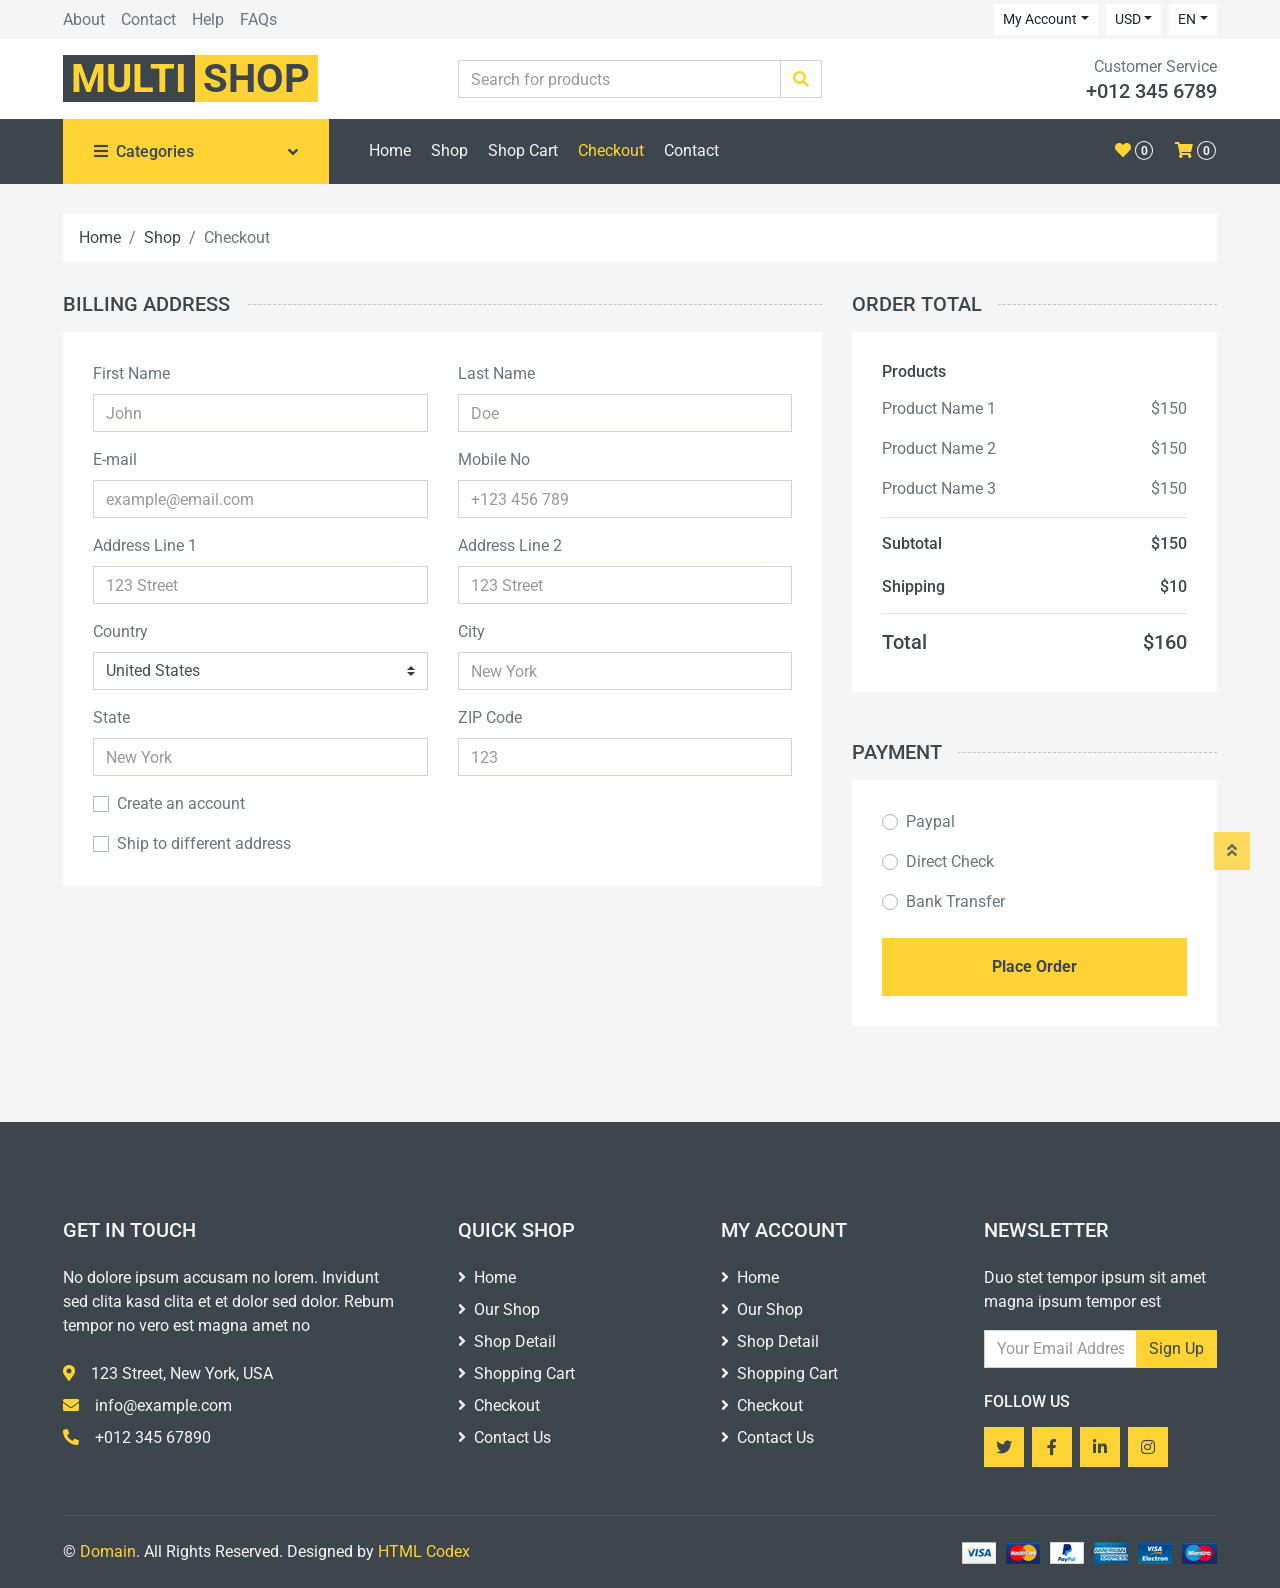
<file: checkout.html>
<!DOCTYPE html>
<html lang="en">

<head>
    <meta charset="utf-8">
    <title>MultiShop - Online Shop Website Template</title>
    <meta content="width=device-width, initial-scale=1.0" name="viewport">
    <meta content="Free HTML Templates" name="keywords">
    <meta content="Free HTML Templates" name="description">

    <!-- Favicon -->
    <link href="img/favicon.ico" rel="icon">

    <!-- Google Web Fonts -->
    <link rel="preconnect" href="https://fonts.gstatic.com">
    <link href="https://fonts.googleapis.com/css2?family=Roboto:wght@400;500;700&display=swap" rel="stylesheet">  

    <!-- Font Awesome -->
    <link href="https://cdnjs.cloudflare.com/ajax/libs/font-awesome/5.10.0/css/all.min.css" rel="stylesheet">

    <!-- Libraries Stylesheet -->
    <link href="lib/animate/animate.min.css" rel="stylesheet">
    <link href="lib/owlcarousel/assets/owl.carousel.min.css" rel="stylesheet">

    <!-- Customized Bootstrap Stylesheet -->
    <link href="css/style.min.css" rel="stylesheet">
</head>

<body>
    <!-- Topbar Start -->
    <div class="container-fluid">
        <div class="row bg-secondary py-1 px-xl-5">
            <div class="col-lg-6 d-none d-lg-block">
                <div class="d-inline-flex align-items-center h-100">
                    <a class="text-body mr-3" href="">About</a>
                    <a class="text-body mr-3" href="">Contact</a>
                    <a class="text-body mr-3" href="">Help</a>
                    <a class="text-body mr-3" href="">FAQs</a>
                </div>
            </div>
            <div class="col-lg-6 text-center text-lg-right">
                <div class="d-inline-flex align-items-center">
                    <div class="btn-group">
                        <button type="button" class="btn btn-sm btn-light dropdown-toggle" data-toggle="dropdown">My Account</button>
                        <div class="dropdown-menu dropdown-menu-right">
                            <button class="dropdown-item" type="button">Sign in</button>
                            <button class="dropdown-item" type="button">Sign up</button>
                        </div>
                    </div>
                    <div class="btn-group mx-2">
                        <button type="button" class="btn btn-sm btn-light dropdown-toggle" data-toggle="dropdown">USD</button>
                        <div class="dropdown-menu dropdown-menu-right">
                            <button class="dropdown-item" type="button">EUR</button>
                            <button class="dropdown-item" type="button">GBP</button>
                            <button class="dropdown-item" type="button">CAD</button>
                        </div>
                    </div>
                    <div class="btn-group">
                        <button type="button" class="btn btn-sm btn-light dropdown-toggle" data-toggle="dropdown">EN</button>
                        <div class="dropdown-menu dropdown-menu-right">
                            <button class="dropdown-item" type="button">FR</button>
                            <button class="dropdown-item" type="button">AR</button>
                            <button class="dropdown-item" type="button">RU</button>
                        </div>
                    </div>
                </div>
                <div class="d-inline-flex align-items-center d-block d-lg-none">
                    <a href="" class="btn px-0 ml-2">
                        <i class="fas fa-heart text-dark"></i>
                        <span class="badge text-dark border border-dark rounded-circle" style="padding-bottom: 2px;">0</span>
                    </a>
                    <a href="" class="btn px-0 ml-2">
                        <i class="fas fa-shopping-cart text-dark"></i>
                        <span class="badge text-dark border border-dark rounded-circle" style="padding-bottom: 2px;">0</span>
                    </a>
                </div>
            </div>
        </div>
        <div class="row align-items-center bg-light py-3 px-xl-5 d-none d-lg-flex">
            <div class="col-lg-4">
                <a href="" class="text-decoration-none">
                    <span class="h1 text-uppercase text-primary bg-dark px-2">Multi</span>
                    <span class="h1 text-uppercase text-dark bg-primary px-2 ml-n1">Shop</span>
                </a>
            </div>
            <div class="col-lg-4 col-6 text-left">
                <form action="">
                    <div class="input-group">
                        <input type="text" class="form-control" placeholder="Search for products">
                        <div class="input-group-append">
                            <span class="input-group-text bg-transparent text-primary">
                                <i class="fa fa-search"></i>
                            </span>
                        </div>
                    </div>
                </form>
            </div>
            <div class="col-lg-4 col-6 text-right">
                <p class="m-0">Customer Service</p>
                <h5 class="m-0">+012 345 6789</h5>
            </div>
        </div>
    </div>
    <!-- Topbar End -->


    <!-- Navbar Start -->
    <div class="container-fluid bg-dark mb-30">
        <div class="row px-xl-5">
            <div class="col-lg-3 d-none d-lg-block">
                <a class="btn d-flex align-items-center justify-content-between bg-primary w-100" data-toggle="collapse" href="#navbar-vertical" style="height: 65px; padding: 0 30px;">
                    <h6 class="text-dark m-0"><i class="fa fa-bars mr-2"></i>Categories</h6>
                    <i class="fa fa-angle-down text-dark"></i>
                </a>
                <nav class="collapse position-absolute navbar navbar-vertical navbar-light align-items-start p-0 bg-light" id="navbar-vertical" style="width: calc(100% - 30px); z-index: 999;">
                    <div class="navbar-nav w-100">
                        <div class="nav-item dropdown dropright">
                            <a href="#" class="nav-link dropdown-toggle" data-toggle="dropdown">Dresses <i class="fa fa-angle-right float-right mt-1"></i></a>
                            <div class="dropdown-menu position-absolute rounded-0 border-0 m-0">
                                <a href="" class="dropdown-item">Men's Dresses</a>
                                <a href="" class="dropdown-item">Women's Dresses</a>
                                <a href="" class="dropdown-item">Baby's Dresses</a>
                            </div>
                        </div>
                        <a href="" class="nav-item nav-link">Shirts</a>
                        <a href="" class="nav-item nav-link">Jeans</a>
                        <a href="" class="nav-item nav-link">Swimwear</a>
                        <a href="" class="nav-item nav-link">Sleepwear</a>
                        <a href="" class="nav-item nav-link">Sportswear</a>
                        <a href="" class="nav-item nav-link">Jumpsuits</a>
                        <a href="" class="nav-item nav-link">Blazers</a>
                        <a href="" class="nav-item nav-link">Jackets</a>
                        <a href="" class="nav-item nav-link">Shoes</a>
                    </div>
                </nav>
            </div>
            <div class="col-lg-9">
                <nav class="navbar navbar-expand-lg bg-dark navbar-dark py-3 py-lg-0 px-0">
                    <a href="" class="text-decoration-none d-block d-lg-none">
                        <span class="h1 text-uppercase text-dark bg-light px-2">Multi</span>
                        <span class="h1 text-uppercase text-light bg-primary px-2 ml-n1">Shop</span>
                    </a>
                    <button type="button" class="navbar-toggler" data-toggle="collapse" data-target="#navbarCollapse">
                        <span class="navbar-toggler-icon"></span>
                    </button>
                    <div class="collapse navbar-collapse justify-content-between" id="navbarCollapse">
                        <div class="navbar-nav mr-auto py-0">
                            <a href="index.html" class="nav-item nav-link">Home</a>
                            <a href="shop.html" class="nav-item nav-link">Shop</a>
                            <a href="cart.html" class="nav-item nav-link">Shop Cart</a>
                            <a href="checkout.html" class="nav-item nav-link active">Checkout</a>
                            <a href="contact.html" class="nav-item nav-link">Contact</a>
                        </div>
                        <div class="navbar-nav ml-auto py-0 d-none d-lg-block">
                            <a href="" class="btn px-0">
                                <i class="fas fa-heart text-primary"></i>
                                <span class="badge text-secondary border border-secondary rounded-circle" style="padding-bottom: 2px;">0</span>
                            </a>
                            <a href="" class="btn px-0 ml-3">
                                <i class="fas fa-shopping-cart text-primary"></i>
                                <span class="badge text-secondary border border-secondary rounded-circle" style="padding-bottom: 2px;">0</span>
                            </a>
                        </div>
                    </div>
                </nav>
            </div>
        </div>
    </div>
    <!-- Navbar End -->


    <!-- Breadcrumb Start -->
    <div class="container-fluid">
        <div class="row px-xl-5">
            <div class="col-12">
                <nav class="breadcrumb bg-light mb-30">
                    <a class="breadcrumb-item text-dark" href="#">Home</a>
                    <a class="breadcrumb-item text-dark" href="#">Shop</a>
                    <span class="breadcrumb-item active">Checkout</span>
                </nav>
            </div>
        </div>
    </div>
    <!-- Breadcrumb End -->


    <!-- Checkout Start -->
    <div class="container-fluid">
        <div class="row px-xl-5">
            <div class="col-lg-8">
                <h5 class="section-title position-relative text-uppercase mb-3"><span class="bg-secondary pr-3">Billing Address</span></h5>
                <div class="bg-light p-30 mb-5">
                    <div class="row">
                        <div class="col-md-6 form-group">
                            <label>First Name</label>
                            <input class="form-control" type="text" placeholder="John">
                        </div>
                        <div class="col-md-6 form-group">
                            <label>Last Name</label>
                            <input class="form-control" type="text" placeholder="Doe">
                        </div>
                        <div class="col-md-6 form-group">
                            <label>E-mail</label>
                            <input class="form-control" type="text" placeholder="example@email.com">
                        </div>
                        <div class="col-md-6 form-group">
                            <label>Mobile No</label>
                            <input class="form-control" type="text" placeholder="+123 456 789">
                        </div>
                        <div class="col-md-6 form-group">
                            <label>Address Line 1</label>
                            <input class="form-control" type="text" placeholder="123 Street">
                        </div>
                        <div class="col-md-6 form-group">
                            <label>Address Line 2</label>
                            <input class="form-control" type="text" placeholder="123 Street">
                        </div>
                        <div class="col-md-6 form-group">
                            <label>Country</label>
                            <select class="custom-select">
                                <option selected>United States</option>
                                <option>Afghanistan</option>
                                <option>Albania</option>
                                <option>Algeria</option>
                            </select>
                        </div>
                        <div class="col-md-6 form-group">
                            <label>City</label>
                            <input class="form-control" type="text" placeholder="New York">
                        </div>
                        <div class="col-md-6 form-group">
                            <label>State</label>
                            <input class="form-control" type="text" placeholder="New York">
                        </div>
                        <div class="col-md-6 form-group">
                            <label>ZIP Code</label>
                            <input class="form-control" type="text" placeholder="123">
                        </div>
                        <div class="col-md-12 form-group">
                            <div class="custom-control custom-checkbox">
                                <input type="checkbox" class="custom-control-input" id="newaccount">
                                <label class="custom-control-label" for="newaccount">Create an account</label>
                            </div>
                        </div>
                        <div class="col-md-12">
                            <div class="custom-control custom-checkbox">
                                <input type="checkbox" class="custom-control-input" id="shipto">
                                <label class="custom-control-label" for="shipto"  data-toggle="collapse" data-target="#shipping-address">Ship to different address</label>
                            </div>
                        </div>
                    </div>
                </div>
                <div class="collapse mb-5" id="shipping-address">
                    <h5 class="section-title position-relative text-uppercase mb-3"><span class="bg-secondary pr-3">Shipping Address</span></h5>
                    <div class="bg-light p-30">
                        <div class="row">
                            <div class="col-md-6 form-group">
                                <label>First Name</label>
                                <input class="form-control" type="text" placeholder="John">
                            </div>
                            <div class="col-md-6 form-group">
                                <label>Last Name</label>
                                <input class="form-control" type="text" placeholder="Doe">
                            </div>
                            <div class="col-md-6 form-group">
                                <label>E-mail</label>
                                <input class="form-control" type="text" placeholder="example@email.com">
                            </div>
                            <div class="col-md-6 form-group">
                                <label>Mobile No</label>
                                <input class="form-control" type="text" placeholder="+123 456 789">
                            </div>
                            <div class="col-md-6 form-group">
                                <label>Address Line 1</label>
                                <input class="form-control" type="text" placeholder="123 Street">
                            </div>
                            <div class="col-md-6 form-group">
                                <label>Address Line 2</label>
                                <input class="form-control" type="text" placeholder="123 Street">
                            </div>
                            <div class="col-md-6 form-group">
                                <label>Country</label>
                                <select class="custom-select">
                                    <option selected>United States</option>
                                    <option>Afghanistan</option>
                                    <option>Albania</option>
                                    <option>Algeria</option>
                                </select>
                            </div>
                            <div class="col-md-6 form-group">
                                <label>City</label>
                                <input class="form-control" type="text" placeholder="New York">
                            </div>
                            <div class="col-md-6 form-group">
                                <label>State</label>
                                <input class="form-control" type="text" placeholder="New York">
                            </div>
                            <div class="col-md-6 form-group">
                                <label>ZIP Code</label>
                                <input class="form-control" type="text" placeholder="123">
                            </div>
                        </div>
                    </div>
                </div>
            </div>
            <div class="col-lg-4">
                <h5 class="section-title position-relative text-uppercase mb-3"><span class="bg-secondary pr-3">Order Total</span></h5>
                <div class="bg-light p-30 mb-5">
                    <div class="border-bottom">
                        <h6 class="mb-3">Products</h6>
                        <div class="d-flex justify-content-between">
                            <p>Product Name 1</p>
                            <p>$150</p>
                        </div>
                        <div class="d-flex justify-content-between">
                            <p>Product Name 2</p>
                            <p>$150</p>
                        </div>
                        <div class="d-flex justify-content-between">
                            <p>Product Name 3</p>
                            <p>$150</p>
                        </div>
                    </div>
                    <div class="border-bottom pt-3 pb-2">
                        <div class="d-flex justify-content-between mb-3">
                            <h6>Subtotal</h6>
                            <h6>$150</h6>
                        </div>
                        <div class="d-flex justify-content-between">
                            <h6 class="font-weight-medium">Shipping</h6>
                            <h6 class="font-weight-medium">$10</h6>
                        </div>
                    </div>
                    <div class="pt-2">
                        <div class="d-flex justify-content-between mt-2">
                            <h5>Total</h5>
                            <h5>$160</h5>
                        </div>
                    </div>
                </div>
                <div class="mb-5">
                    <h5 class="section-title position-relative text-uppercase mb-3"><span class="bg-secondary pr-3">Payment</span></h5>
                    <div class="bg-light p-30">
                        <div class="form-group">
                            <div class="custom-control custom-radio">
                                <input type="radio" class="custom-control-input" name="payment" id="paypal">
                                <label class="custom-control-label" for="paypal">Paypal</label>
                            </div>
                        </div>
                        <div class="form-group">
                            <div class="custom-control custom-radio">
                                <input type="radio" class="custom-control-input" name="payment" id="directcheck">
                                <label class="custom-control-label" for="directcheck">Direct Check</label>
                            </div>
                        </div>
                        <div class="form-group mb-4">
                            <div class="custom-control custom-radio">
                                <input type="radio" class="custom-control-input" name="payment" id="banktransfer">
                                <label class="custom-control-label" for="banktransfer">Bank Transfer</label>
                            </div>
                        </div>
                        <button class="btn btn-block btn-primary font-weight-bold py-3">Place Order</button>
                    </div>
                </div>
            </div>
        </div>
    </div>
    <!-- Checkout End -->


    <!-- Footer Start -->
    <div class="container-fluid bg-dark text-secondary mt-5 pt-5">
        <div class="row px-xl-5 pt-5">
            <div class="col-lg-4 col-md-12 mb-5 pr-3 pr-xl-5">
                <h5 class="text-secondary text-uppercase mb-4">Get In Touch</h5>
                <p class="mb-4">No dolore ipsum accusam no lorem. Invidunt sed clita kasd clita et et dolor sed dolor. Rebum tempor no vero est magna amet no</p>
                <p class="mb-2"><i class="fa fa-map-marker-alt text-primary mr-3"></i>123 Street, New York, USA</p>
                <p class="mb-2"><i class="fa fa-envelope text-primary mr-3"></i>info@example.com</p>
                <p class="mb-0"><i class="fa fa-phone-alt text-primary mr-3"></i>+012 345 67890</p>
            </div>
            <div class="col-lg-8 col-md-12">
                <div class="row">
                    <div class="col-md-4 mb-5">
                        <h5 class="text-secondary text-uppercase mb-4">Quick Shop</h5>
                        <div class="d-flex flex-column justify-content-start">
                            <a class="text-secondary mb-2" href="#"><i class="fa fa-angle-right mr-2"></i>Home</a>
                            <a class="text-secondary mb-2" href="#"><i class="fa fa-angle-right mr-2"></i>Our Shop</a>
                            <a class="text-secondary mb-2" href="#"><i class="fa fa-angle-right mr-2"></i>Shop Detail</a>
                            <a class="text-secondary mb-2" href="#"><i class="fa fa-angle-right mr-2"></i>Shopping Cart</a>
                            <a class="text-secondary mb-2" href="#"><i class="fa fa-angle-right mr-2"></i>Checkout</a>
                            <a class="text-secondary" href="#"><i class="fa fa-angle-right mr-2"></i>Contact Us</a>
                        </div>
                    </div>
                    <div class="col-md-4 mb-5">
                        <h5 class="text-secondary text-uppercase mb-4">My Account</h5>
                        <div class="d-flex flex-column justify-content-start">
                            <a class="text-secondary mb-2" href="#"><i class="fa fa-angle-right mr-2"></i>Home</a>
                            <a class="text-secondary mb-2" href="#"><i class="fa fa-angle-right mr-2"></i>Our Shop</a>
                            <a class="text-secondary mb-2" href="#"><i class="fa fa-angle-right mr-2"></i>Shop Detail</a>
                            <a class="text-secondary mb-2" href="#"><i class="fa fa-angle-right mr-2"></i>Shopping Cart</a>
                            <a class="text-secondary mb-2" href="#"><i class="fa fa-angle-right mr-2"></i>Checkout</a>
                            <a class="text-secondary" href="#"><i class="fa fa-angle-right mr-2"></i>Contact Us</a>
                        </div>
                    </div>
                    <div class="col-md-4 mb-5">
                        <h5 class="text-secondary text-uppercase mb-4">Newsletter</h5>
                        <p>Duo stet tempor ipsum sit amet magna ipsum tempor est</p>
                        <form action="">
                            <div class="input-group">
                                <input type="text" class="form-control" placeholder="Your Email Address">
                                <div class="input-group-append">
                                    <button class="btn btn-primary">Sign Up</button>
                                </div>
                            </div>
                        </form>
                        <h6 class="text-secondary text-uppercase mt-4 mb-3">Follow Us</h6>
                        <div class="d-flex">
                            <a class="btn btn-primary btn-square mr-2" href="#"><i class="fab fa-twitter"></i></a>
                            <a class="btn btn-primary btn-square mr-2" href="#"><i class="fab fa-facebook-f"></i></a>
                            <a class="btn btn-primary btn-square mr-2" href="#"><i class="fab fa-linkedin-in"></i></a>
                            <a class="btn btn-primary btn-square" href="#"><i class="fab fa-instagram"></i></a>
                        </div>
                    </div>
                </div>
            </div>
        </div>
        <div class="row border-top mx-xl-5 py-4" style="border-color: rgba(256, 256, 256, .1) !important;">
            <div class="col-md-6 px-xl-0">
                <p class="mb-md-0 text-center text-md-left text-secondary">
                    &copy; <a class="text-primary" href="#">Domain</a>. All Rights Reserved. 
                    <!--/*** The author’s attribution link must remain intact in the template. ***/-->
                    <!--/*** If you wish to remove this credit link, please purchase the Pro Version . ***/-->
                    Designed by <a class="text-primary" href="https://htmlcodex.com">HTML Codex</a>
                </p>
            </div>
            <div class="col-md-6 px-xl-0 text-center text-md-right">
                <img class="img-fluid" src="img/payments.png" alt="">
            </div>
        </div>
    </div>
    <!-- Footer End -->


    <!-- Back to Top -->
    <a href="#" class="btn btn-primary back-to-top"><i class="fa fa-angle-double-up"></i></a>


    <!-- JavaScript Libraries -->
    <script src="https://code.jquery.com/jquery-3.4.1.min.js"></script>
    <script src="https://stackpath.bootstrapcdn.com/bootstrap/4.4.1/js/bootstrap.bundle.min.js"></script>
    <script src="lib/easing/easing.min.js"></script>
    <script src="lib/owlcarousel/owl.carousel.min.js"></script>


    <!-- Template Javascript -->
    <script src="js/main.js"></script>
</body>

</html>
</file>
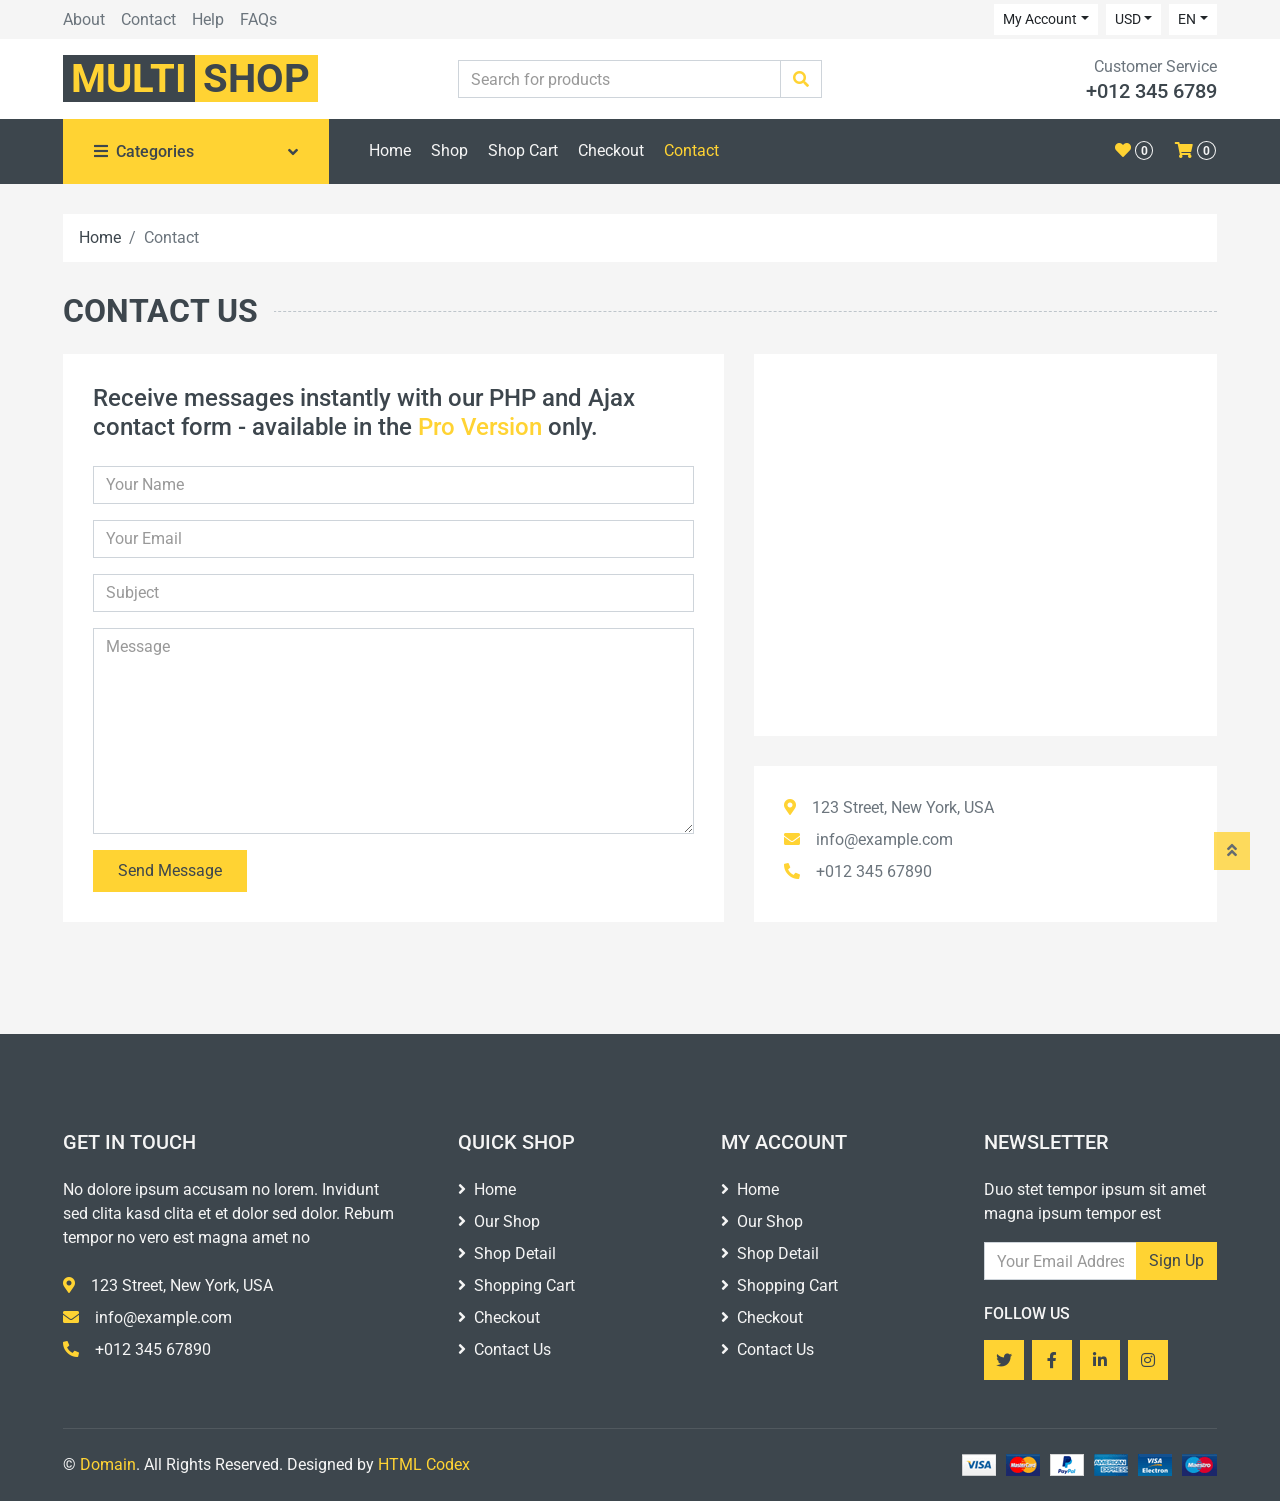
<file: contact.html>
<!DOCTYPE html>
<html lang="en">

<head>
    <meta charset="utf-8">
    <title>MultiShop - Online Shop Website Template</title>
    <meta content="width=device-width, initial-scale=1.0" name="viewport">
    <meta content="Free HTML Templates" name="keywords">
    <meta content="Free HTML Templates" name="description">

    <!-- Favicon -->
    <link href="img/favicon.ico" rel="icon">

    <!-- Google Web Fonts -->
    <link rel="preconnect" href="https://fonts.gstatic.com">
    <link href="https://fonts.googleapis.com/css2?family=Roboto:wght@400;500;700&display=swap" rel="stylesheet">  

    <!-- Font Awesome -->
    <link href="https://cdnjs.cloudflare.com/ajax/libs/font-awesome/5.10.0/css/all.min.css" rel="stylesheet">

    <!-- Libraries Stylesheet -->
    <link href="lib/animate/animate.min.css" rel="stylesheet">
    <link href="lib/owlcarousel/assets/owl.carousel.min.css" rel="stylesheet">

    <!-- Customized Bootstrap Stylesheet -->
    <link href="css/style.min.css" rel="stylesheet">
</head>

<body>
    <!-- Topbar Start -->
    <div class="container-fluid">
        <div class="row bg-secondary py-1 px-xl-5">
            <div class="col-lg-6 d-none d-lg-block">
                <div class="d-inline-flex align-items-center h-100">
                    <a class="text-body mr-3" href="">About</a>
                    <a class="text-body mr-3" href="">Contact</a>
                    <a class="text-body mr-3" href="">Help</a>
                    <a class="text-body mr-3" href="">FAQs</a>
                </div>
            </div>
            <div class="col-lg-6 text-center text-lg-right">
                <div class="d-inline-flex align-items-center">
                    <div class="btn-group">
                        <button type="button" class="btn btn-sm btn-light dropdown-toggle" data-toggle="dropdown">My Account</button>
                        <div class="dropdown-menu dropdown-menu-right">
                            <button class="dropdown-item" type="button">Sign in</button>
                            <button class="dropdown-item" type="button">Sign up</button>
                        </div>
                    </div>
                    <div class="btn-group mx-2">
                        <button type="button" class="btn btn-sm btn-light dropdown-toggle" data-toggle="dropdown">USD</button>
                        <div class="dropdown-menu dropdown-menu-right">
                            <button class="dropdown-item" type="button">EUR</button>
                            <button class="dropdown-item" type="button">GBP</button>
                            <button class="dropdown-item" type="button">CAD</button>
                        </div>
                    </div>
                    <div class="btn-group">
                        <button type="button" class="btn btn-sm btn-light dropdown-toggle" data-toggle="dropdown">EN</button>
                        <div class="dropdown-menu dropdown-menu-right">
                            <button class="dropdown-item" type="button">FR</button>
                            <button class="dropdown-item" type="button">AR</button>
                            <button class="dropdown-item" type="button">RU</button>
                        </div>
                    </div>
                </div>
                <div class="d-inline-flex align-items-center d-block d-lg-none">
                    <a href="" class="btn px-0 ml-2">
                        <i class="fas fa-heart text-dark"></i>
                        <span class="badge text-dark border border-dark rounded-circle" style="padding-bottom: 2px;">0</span>
                    </a>
                    <a href="" class="btn px-0 ml-2">
                        <i class="fas fa-shopping-cart text-dark"></i>
                        <span class="badge text-dark border border-dark rounded-circle" style="padding-bottom: 2px;">0</span>
                    </a>
                </div>
            </div>
        </div>
        <div class="row align-items-center bg-light py-3 px-xl-5 d-none d-lg-flex">
            <div class="col-lg-4">
                <a href="" class="text-decoration-none">
                    <span class="h1 text-uppercase text-primary bg-dark px-2">Multi</span>
                    <span class="h1 text-uppercase text-dark bg-primary px-2 ml-n1">Shop</span>
                </a>
            </div>
            <div class="col-lg-4 col-6 text-left">
                <form action="">
                    <div class="input-group">
                        <input type="text" class="form-control" placeholder="Search for products">
                        <div class="input-group-append">
                            <span class="input-group-text bg-transparent text-primary">
                                <i class="fa fa-search"></i>
                            </span>
                        </div>
                    </div>
                </form>
            </div>
            <div class="col-lg-4 col-6 text-right">
                <p class="m-0">Customer Service</p>
                <h5 class="m-0">+012 345 6789</h5>
            </div>
        </div>
    </div>
    <!-- Topbar End -->


    <!-- Navbar Start -->
    <div class="container-fluid bg-dark mb-30">
        <div class="row px-xl-5">
            <div class="col-lg-3 d-none d-lg-block">
                <a class="btn d-flex align-items-center justify-content-between bg-primary w-100" data-toggle="collapse" href="#navbar-vertical" style="height: 65px; padding: 0 30px;">
                    <h6 class="text-dark m-0"><i class="fa fa-bars mr-2"></i>Categories</h6>
                    <i class="fa fa-angle-down text-dark"></i>
                </a>
                <nav class="collapse position-absolute navbar navbar-vertical navbar-light align-items-start p-0 bg-light" id="navbar-vertical" style="width: calc(100% - 30px); z-index: 999;">
                    <div class="navbar-nav w-100">
                        <div class="nav-item dropdown dropright">
                            <a href="#" class="nav-link dropdown-toggle" data-toggle="dropdown">Dresses <i class="fa fa-angle-right float-right mt-1"></i></a>
                            <div class="dropdown-menu position-absolute rounded-0 border-0 m-0">
                                <a href="" class="dropdown-item">Men's Dresses</a>
                                <a href="" class="dropdown-item">Women's Dresses</a>
                                <a href="" class="dropdown-item">Baby's Dresses</a>
                            </div>
                        </div>
                        <a href="" class="nav-item nav-link">Shirts</a>
                        <a href="" class="nav-item nav-link">Jeans</a>
                        <a href="" class="nav-item nav-link">Swimwear</a>
                        <a href="" class="nav-item nav-link">Sleepwear</a>
                        <a href="" class="nav-item nav-link">Sportswear</a>
                        <a href="" class="nav-item nav-link">Jumpsuits</a>
                        <a href="" class="nav-item nav-link">Blazers</a>
                        <a href="" class="nav-item nav-link">Jackets</a>
                        <a href="" class="nav-item nav-link">Shoes</a>
                    </div>
                </nav>
            </div>
            <div class="col-lg-9">
                <nav class="navbar navbar-expand-lg bg-dark navbar-dark py-3 py-lg-0 px-0">
                    <a href="" class="text-decoration-none d-block d-lg-none">
                        <span class="h1 text-uppercase text-dark bg-light px-2">Multi</span>
                        <span class="h1 text-uppercase text-light bg-primary px-2 ml-n1">Shop</span>
                    </a>
                    <button type="button" class="navbar-toggler" data-toggle="collapse" data-target="#navbarCollapse">
                        <span class="navbar-toggler-icon"></span>
                    </button>
                    <div class="collapse navbar-collapse justify-content-between" id="navbarCollapse">
                        <div class="navbar-nav mr-auto py-0">
                            <a href="index.html" class="nav-item nav-link">Home</a>
                            <a href="shop.html" class="nav-item nav-link">Shop</a>
                            <a href="cart.html" class="nav-item nav-link">Shop Cart</a>
                            <a href="checkout.html" class="nav-item nav-link">Checkout</a>
                            <a href="contact.html" class="nav-item nav-link active">Contact</a>
                        </div>
                        <div class="navbar-nav ml-auto py-0 d-none d-lg-block">
                            <a href="" class="btn px-0">
                                <i class="fas fa-heart text-primary"></i>
                                <span class="badge text-secondary border border-secondary rounded-circle" style="padding-bottom: 2px;">0</span>
                            </a>
                            <a href="" class="btn px-0 ml-3">
                                <i class="fas fa-shopping-cart text-primary"></i>
                                <span class="badge text-secondary border border-secondary rounded-circle" style="padding-bottom: 2px;">0</span>
                            </a>
                        </div>
                    </div>
                </nav>
            </div>
        </div>
    </div>
    <!-- Navbar End -->


    <!-- Breadcrumb Start -->
    <div class="container-fluid">
        <div class="row px-xl-5">
            <div class="col-12">
                <nav class="breadcrumb bg-light mb-30">
                    <a class="breadcrumb-item text-dark" href="#">Home</a>
                    <span class="breadcrumb-item active">Contact</span>
                </nav>
            </div>
        </div>
    </div>
    <!-- Breadcrumb End -->


    <!-- Contact Start -->
    <div class="container-fluid">
        <h2 class="section-title position-relative text-uppercase mx-xl-5 mb-4"><span class="bg-secondary pr-3">Contact Us</span></h2>
        <div class="row px-xl-5">
            <div class="col-lg-7 mb-5">
                <div class="bg-light p-30">
                    <h4 class="mb-4">Receive messages instantly with our PHP and Ajax contact form - available in the <a href="https://htmlcodex.com/downloading/?item=1479">Pro Version</a> only.</h4>
                    <form>
                        <div class="control-group mb-3">
                            <input type="text" class="form-control" placeholder="Your Name"/>
                        </div>
                        <div class="control-group mb-3">
                            <input type="email" class="form-control" placeholder="Your Email"/>
                        </div>
                        <div class="control-group mb-3">
                            <input type="text" class="form-control" placeholder="Subject"/>
                        </div>
                        <div class="control-group mb-3">
                            <textarea class="form-control" rows="8" placeholder="Message"></textarea>
                        </div>
                        <div>
                            <button class="btn btn-primary py-2 px-4" type="submit">Send
                                Message</button>
                        </div>
                    </form>
                </div>
            </div>
            <div class="col-lg-5 mb-5">
                <div class="bg-light p-30 mb-30">
                    <iframe style="width: 100%; height: 315px;"
                    src="https://www.google.com/maps/embed?pb=!1m18!1m12!1m3!1d3001156.4288297426!2d-78.01371936852176!3d42.72876761954724!2m3!1f0!2f0!3f0!3m2!1i1024!2i768!4f13.1!3m3!1m2!1s0x4ccc4bf0f123a5a9%3A0xddcfc6c1de189567!2sNew%20York%2C%20USA!5e0!3m2!1sen!2sbd!4v1603794290143!5m2!1sen!2sbd"
                    frameborder="0" style="border:0;" allowfullscreen="" aria-hidden="false" tabindex="0"></iframe>
                </div>
                <div class="bg-light p-30 mb-3">
                    <p class="mb-2"><i class="fa fa-map-marker-alt text-primary mr-3"></i>123 Street, New York, USA</p>
                    <p class="mb-2"><i class="fa fa-envelope text-primary mr-3"></i>info@example.com</p>
                    <p class="mb-2"><i class="fa fa-phone-alt text-primary mr-3"></i>+012 345 67890</p>
                </div>
            </div>
        </div>
    </div>
    <!-- Contact End -->


    <!-- Footer Start -->
    <div class="container-fluid bg-dark text-secondary mt-5 pt-5">
        <div class="row px-xl-5 pt-5">
            <div class="col-lg-4 col-md-12 mb-5 pr-3 pr-xl-5">
                <h5 class="text-secondary text-uppercase mb-4">Get In Touch</h5>
                <p class="mb-4">No dolore ipsum accusam no lorem. Invidunt sed clita kasd clita et et dolor sed dolor. Rebum tempor no vero est magna amet no</p>
                <p class="mb-2"><i class="fa fa-map-marker-alt text-primary mr-3"></i>123 Street, New York, USA</p>
                <p class="mb-2"><i class="fa fa-envelope text-primary mr-3"></i>info@example.com</p>
                <p class="mb-0"><i class="fa fa-phone-alt text-primary mr-3"></i>+012 345 67890</p>
            </div>
            <div class="col-lg-8 col-md-12">
                <div class="row">
                    <div class="col-md-4 mb-5">
                        <h5 class="text-secondary text-uppercase mb-4">Quick Shop</h5>
                        <div class="d-flex flex-column justify-content-start">
                            <a class="text-secondary mb-2" href="#"><i class="fa fa-angle-right mr-2"></i>Home</a>
                            <a class="text-secondary mb-2" href="#"><i class="fa fa-angle-right mr-2"></i>Our Shop</a>
                            <a class="text-secondary mb-2" href="#"><i class="fa fa-angle-right mr-2"></i>Shop Detail</a>
                            <a class="text-secondary mb-2" href="#"><i class="fa fa-angle-right mr-2"></i>Shopping Cart</a>
                            <a class="text-secondary mb-2" href="#"><i class="fa fa-angle-right mr-2"></i>Checkout</a>
                            <a class="text-secondary" href="#"><i class="fa fa-angle-right mr-2"></i>Contact Us</a>
                        </div>
                    </div>
                    <div class="col-md-4 mb-5">
                        <h5 class="text-secondary text-uppercase mb-4">My Account</h5>
                        <div class="d-flex flex-column justify-content-start">
                            <a class="text-secondary mb-2" href="#"><i class="fa fa-angle-right mr-2"></i>Home</a>
                            <a class="text-secondary mb-2" href="#"><i class="fa fa-angle-right mr-2"></i>Our Shop</a>
                            <a class="text-secondary mb-2" href="#"><i class="fa fa-angle-right mr-2"></i>Shop Detail</a>
                            <a class="text-secondary mb-2" href="#"><i class="fa fa-angle-right mr-2"></i>Shopping Cart</a>
                            <a class="text-secondary mb-2" href="#"><i class="fa fa-angle-right mr-2"></i>Checkout</a>
                            <a class="text-secondary" href="#"><i class="fa fa-angle-right mr-2"></i>Contact Us</a>
                        </div>
                    </div>
                    <div class="col-md-4 mb-5">
                        <h5 class="text-secondary text-uppercase mb-4">Newsletter</h5>
                        <p>Duo stet tempor ipsum sit amet magna ipsum tempor est</p>
                        <form action="">
                            <div class="input-group">
                                <input type="text" class="form-control" placeholder="Your Email Address">
                                <div class="input-group-append">
                                    <button class="btn btn-primary">Sign Up</button>
                                </div>
                            </div>
                        </form>
                        <h6 class="text-secondary text-uppercase mt-4 mb-3">Follow Us</h6>
                        <div class="d-flex">
                            <a class="btn btn-primary btn-square mr-2" href="#"><i class="fab fa-twitter"></i></a>
                            <a class="btn btn-primary btn-square mr-2" href="#"><i class="fab fa-facebook-f"></i></a>
                            <a class="btn btn-primary btn-square mr-2" href="#"><i class="fab fa-linkedin-in"></i></a>
                            <a class="btn btn-primary btn-square" href="#"><i class="fab fa-instagram"></i></a>
                        </div>
                    </div>
                </div>
            </div>
        </div>
        <div class="row border-top mx-xl-5 py-4" style="border-color: rgba(256, 256, 256, .1) !important;">
            <div class="col-md-6 px-xl-0">
                <p class="mb-md-0 text-center text-md-left text-secondary">
                    &copy; <a class="text-primary" href="#">Domain</a>. All Rights Reserved. 
                    <!--/*** The author’s attribution link must remain intact in the template. ***/-->
                    <!--/*** If you wish to remove this credit link, please purchase the Pro Version . ***/-->
                    Designed by <a class="text-primary" href="https://htmlcodex.com">HTML Codex</a>
                </p>
            </div>
            <div class="col-md-6 px-xl-0 text-center text-md-right">
                <img class="img-fluid" src="img/payments.png" alt="">
            </div>
        </div>
    </div>
    <!-- Footer End -->


    <!-- Back to Top -->
    <a href="#" class="btn btn-primary back-to-top"><i class="fa fa-angle-double-up"></i></a>


    <!-- JavaScript Libraries -->
    <script src="https://code.jquery.com/jquery-3.4.1.min.js"></script>
    <script src="https://stackpath.bootstrapcdn.com/bootstrap/4.4.1/js/bootstrap.bundle.min.js"></script>
    <script src="lib/easing/easing.min.js"></script>
    <script src="lib/owlcarousel/owl.carousel.min.js"></script>


    <!-- Template Javascript -->
    <script src="js/main.js"></script>
</body>

</html>
</file>
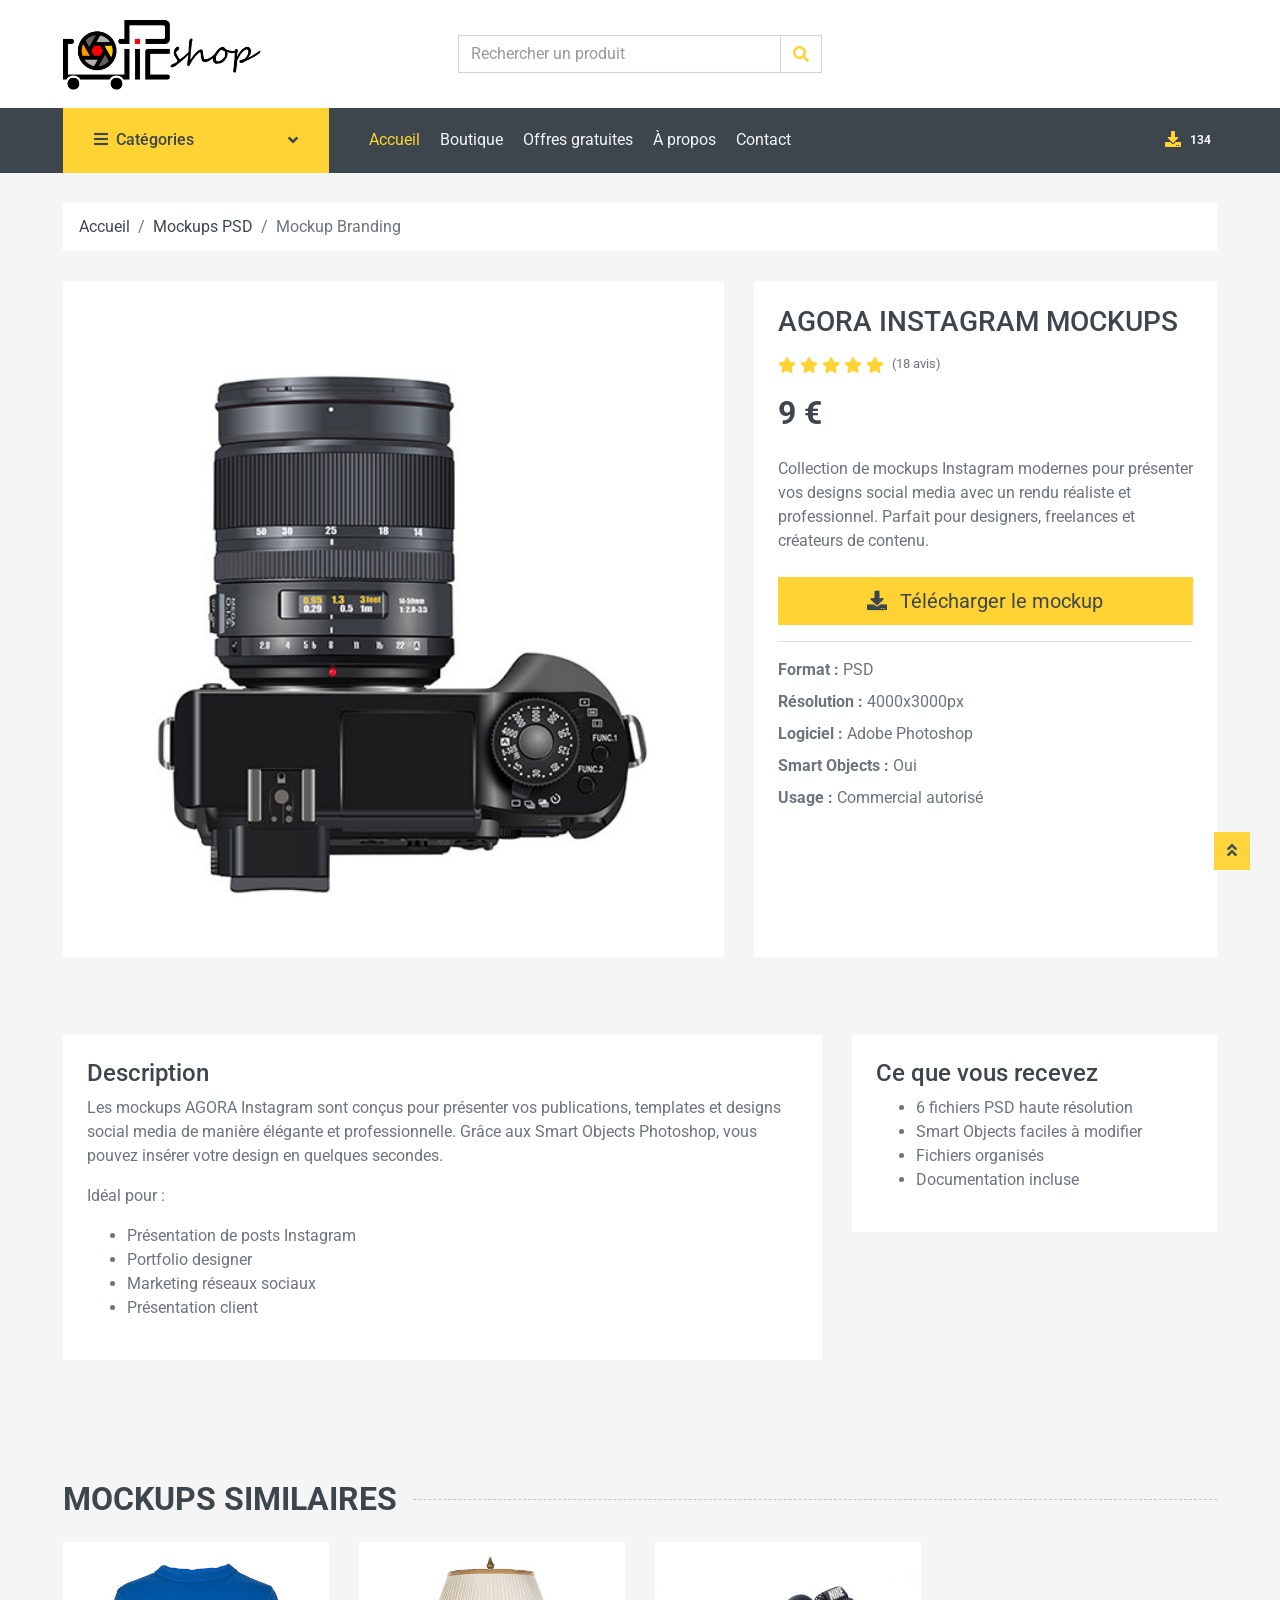
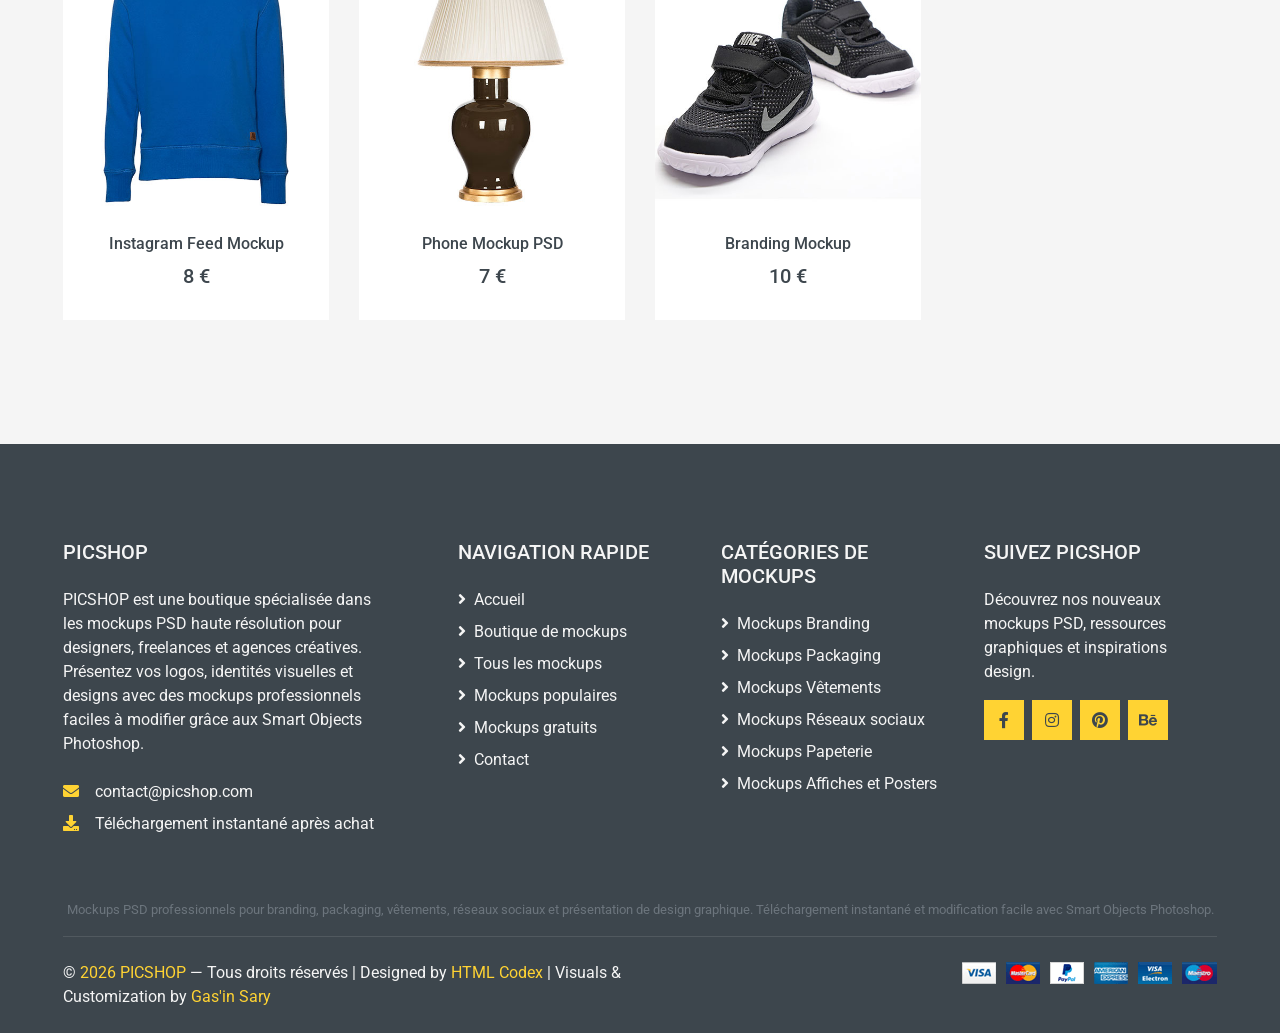
<file: produit.html>
<!DOCTYPE html>
<html lang="en">

<head>
    <!-- SEO Meta Tags -->
<title>PICSHOP – Mockups PSD haute résolution pour designers</title>

<meta charset="utf-8">
<meta content="width=device-width, initial-scale=1.0" name="viewport">

<meta name="title" content="PICSHOP – Mockups PSD haute résolution">
<meta name="description" content="Découvrez des mockups PSD professionnels pour présenter vos logos, branding, packaging, vêtements et designs graphiques. Téléchargement instantané et modification facile avec Smart Objects Photoshop.">
<meta name="keywords" content="mockup psd, mockup branding, mockup packaging, mockup vêtements, mockup réseaux sociaux, mockup photoshop, mockup gratuit, mockup haute résolution">
<meta name="author" content="PICSHOP">

<!-- Open Graph (Facebook / Pinterest / LinkedIn) -->
<meta property="og:title" content="PICSHOP – Mockups PSD pour designers">
<meta property="og:description" content="Mockups PSD professionnels pour branding, packaging et présentation de design. Téléchargement instantané.">
<meta property="og:image" content="img/social-preview.jpg">
<meta property="og:url" content="https://pic-shop.github.io/">
<meta property="og:type" content="website">

<!-- Twitter Card -->
<meta name="twitter:card" content="summary_large_image">
<meta name="twitter:title" content="PICSHOP – Mockups PSD haute résolution">
<meta name="twitter:description" content="Téléchargez des mockups PSD professionnels pour vos projets de design.">
<meta name="twitter:image" content="img/social-preview.jpg">

<meta name="robots" content="index, follow">
<meta name="language" content="French">

    <!-- Favicon -->
    <link href="img/favicon/favicon.ico" rel="icon">

    <!-- Google Web Fonts -->
    <link rel="preconnect" href="https://fonts.gstatic.com">
    <link href="https://fonts.googleapis.com/css2?family=Roboto:wght@400;500;700&display=swap" rel="stylesheet">  

    <!-- Font Awesome -->
    <link href="https://cdnjs.cloudflare.com/ajax/libs/font-awesome/5.10.0/css/all.min.css" rel="stylesheet">

    <!-- Libraries Stylesheet -->
    <link href="lib/animate/animate.min.css" rel="stylesheet">
    <link href="lib/owlcarousel/assets/owl.carousel.min.css" rel="stylesheet">

    <!-- Customized Bootstrap Stylesheet -->
    <link href="css/style.min.css" rel="stylesheet">
    <link href="css/custumize.css" rel="stylesheet">
</head>

<body>
    <!-- Topbar Start -->
    <div class="container-fluid">
        <div class="row align-items-center bg-light py-3 px-xl-5 d-none d-lg-flex">
            <div class="col-lg-4">
                <a href="" class="text-decoration-none">
                    <img src="img/logo.png" width="200px">
                </a>
            </div>
            <div class="col-lg-4 col-6 text-left">
                <form action="">
                    <div class="input-group">
                        <input type="text" class="form-control" placeholder="Rechercher un produit">
                        <div class="input-group-append">
                            <span class="input-group-text bg-transparent text-primary">
                                <i class="fa fa-search"></i>
                            </span>
                        </div>
                    </div>
                </form>
            </div>

        </div>
    </div>
    <!-- Topbar End -->


    <!-- Navbar Start -->
    <div class="container-fluid bg-dark mb-30">
        <div class="row px-xl-5">
            <div class="col-lg-3 d-none d-lg-block">
                <a class="btn d-flex align-items-center justify-content-between bg-primary w-100" data-toggle="collapse" href="#navbar-vertical" style="height: 65px; padding: 0 30px;">
                    <h6 class="text-dark m-0"><i class="fa fa-bars mr-2"></i>Catégories</h6>
                    <i class="fa fa-angle-down text-dark"></i>
                </a>
                <nav class="collapse position-absolute navbar navbar-vertical navbar-light align-items-start p-0 bg-light" id="navbar-vertical" style="width: calc(100% - 30px); z-index: 999;">
                    <div class="navbar-nav w-100">
                        <a href="" class="nav-item nav-link">Mockups Packaging</a>
                        <a href="" class="nav-item nav-link">Mockups Vêtements</a>
                        <a href="" class="nav-item nav-link">Mockups Appareils</a>
                        <a href="" class="nav-item nav-link">Impression</a>
                        <a href="" class="nav-item nav-link">Mockups Branding</a>
                        <a href="" class="nav-item nav-link">Mockups Réseaux sociaux</a>
                    </div>
                </nav>
            </div>
            <div class="col-lg-9">
                <nav class="navbar navbar-expand-lg bg-dark navbar-dark py-3 py-lg-0 px-0">
                    <a href="" class="text-decoration-none d-block d-lg-none">
                        <img src="img/logofnd.png" width="150px">
                    </a>
                    <button type="button" class="navbar-toggler" data-toggle="collapse" data-target="#navbarCollapse">
                        <span class="navbar-toggler-icon"></span>
                    </button>
                    <div class="collapse navbar-collapse justify-content-between" id="navbarCollapse">
                        <div class="navbar-nav mr-auto py-0">
                            <a href="index.html" class="nav-item nav-link active">Accueil</a>
                            <a href="shop.html" class="nav-item nav-link">Boutique</a>
                            <a href="shop.html" class="nav-item nav-link">Offres gratuites</a>
                            <a href="cart.html" class="nav-item nav-link">À propos</a>
                            <a href="cart.html" class="nav-item nav-link">Contact</a>
                           
                        </div>
                        <div class="navbar-nav ml-auto py-0 d-none d-lg-block">
                            <a href="" class="btn px-0">
                                <i class="fas fa-download text-primary"></i>
                                <span class="badge text-secondary " style="padding-bottom: 2px;">134</span>
                            </a>

                        </div>
                    </div>
                </nav>
            </div>
        </div>
    </div>
    <!-- Navbar End -->

<!-- BREADCRUMB -->
<div class="container-fluid">
<div class="row px-xl-5">
<div class="col-12">

<nav class="breadcrumb bg-light mb-30">

<a class="breadcrumb-item text-dark" href="index.html">Accueil</a>

<a class="breadcrumb-item text-dark" href="shop.html">Mockups PSD</a>

<span class="breadcrumb-item active">Mockup Branding</span>

</nav>

</div>
</div>
</div>
<!-- PRODUCT PAGE START -->
<div class="container-fluid pb-5">
<div class="row px-xl-5">

<!-- LEFT : PRODUCT IMAGES -->
<div class="col-lg-7 mb-30">

<div class="bg-light p-4">

<img class="img-fluid w-100 mb-3" src="img/product-1.jpg" alt="Mockup Instagram PSD">



</div>

</div>


<!-- RIGHT : PRODUCT INFO -->
<div class="col-lg-5 mb-30">

<div class="bg-light p-4 h-100">

<h1 class="h3 text-uppercase mb-3">
AGORA Instagram Mockups
</h1>

<div class="d-flex mb-3">

<div class="text-primary mr-2">
<i class="fas fa-star"></i>
<i class="fas fa-star"></i>
<i class="fas fa-star"></i>
<i class="fas fa-star"></i>
<i class="fas fa-star"></i>
</div>

<small>(18 avis)</small>

</div>

<h2 class="mb-4">9 €</h2>

<p class="mb-4">

Collection de mockups Instagram modernes pour présenter vos
designs social media avec un rendu réaliste et professionnel.
Parfait pour designers, freelances et créateurs de contenu.

</p>

<a href="#" class="btn btn-primary btn-lg btn-block mb-3">
<i class="fa fa-download mr-2"></i> Télécharger le mockup
</a>

<div class="border-top pt-3">

<p class="mb-2"><strong>Format :</strong> PSD</p>

<p class="mb-2"><strong>Résolution :</strong> 4000x3000px</p>

<p class="mb-2"><strong>Logiciel :</strong> Adobe Photoshop</p>

<p class="mb-2"><strong>Smart Objects :</strong> Oui</p>

<p class="mb-0"><strong>Usage :</strong> Commercial autorisé</p>

</div>

</div>

</div>

</div>
</div>



<!-- PRODUCT DESCRIPTION -->
<div class="container-fluid pb-5">

<div class="row px-xl-5">

<div class="col-lg-8">

<div class="bg-light p-4 mb-4">

<h4>Description</h4>

<p>

Les mockups AGORA Instagram sont conçus pour présenter
vos publications, templates et designs social media
de manière élégante et professionnelle.

Grâce aux Smart Objects Photoshop,
vous pouvez insérer votre design en quelques secondes.

</p>

<p>

Idéal pour :

</p>

<ul>

<li>Présentation de posts Instagram</li>
<li>Portfolio designer</li>
<li>Marketing réseaux sociaux</li>
<li>Présentation client</li>

</ul>

</div>

</div>



<!-- WHAT YOU GET -->
<div class="col-lg-4">

<div class="bg-light p-4 mb-4">

<h4>Ce que vous recevez</h4>

<ul>

<li>6 fichiers PSD haute résolution</li>
<li>Smart Objects faciles à modifier</li>
<li>Fichiers organisés</li>
<li>Documentation incluse</li>

</ul>

</div>

</div>

</div>

</div>



<!-- RELATED PRODUCTS -->
<div class="container-fluid py-5">

<h2 class="section-title position-relative text-uppercase mx-xl-5 mb-4">
<span class="bg-secondary pr-3">Mockups similaires</span>
</h2>

<div class="row px-xl-5">

<div class="col-lg-3 col-md-6 col-sm-6 pb-1">
<div class="product-item bg-light mb-4">

<img class="img-fluid w-100" src="img/product-2.jpg" alt="">

<div class="text-center py-4">
<a class="h6 text-decoration-none text-truncate">Instagram Feed Mockup</a>
<div class="d-flex align-items-center justify-content-center mt-2">
<h5>8 €</h5>
</div>
</div>

</div>
</div>


<div class="col-lg-3 col-md-6 col-sm-6 pb-1">
<div class="product-item bg-light mb-4">

<img class="img-fluid w-100" src="img/product-3.jpg" alt="">

<div class="text-center py-4">
<a class="h6 text-decoration-none text-truncate">Phone Mockup PSD</a>
<div class="d-flex align-items-center justify-content-center mt-2">
<h5>7 €</h5>
</div>
</div>

</div>
</div>


<div class="col-lg-3 col-md-6 col-sm-6 pb-1">
<div class="product-item bg-light mb-4">

<img class="img-fluid w-100" src="img/product-4.jpg" alt="">

<div class="text-center py-4">
<a class="h6 text-decoration-none text-truncate">Branding Mockup</a>
<div class="d-flex align-items-center justify-content-center mt-2">
<h5>10 €</h5>
</div>
</div>

</div>
</div>

</div>
</div>
<!-- PRODUCT PAGE END -->

   <!-- Footer Start -->
<div class="container-fluid bg-dark text-secondary mt-5 pt-5">
    <div class="row px-xl-5 pt-5">
        
        <!-- PICSHOP -->
        <div class="col-lg-4 col-md-12 mb-5 pr-3 pr-xl-5">
            <h5 class="text-secondary text-uppercase mb-4">PICSHOP</h5>
            <p class="mb-4">
                PICSHOP est une boutique spécialisée dans les mockups PSD haute résolution
                pour designers, freelances et agences créatives.
                Présentez vos logos, identités visuelles et designs
                avec des mockups professionnels faciles à modifier grâce aux Smart Objects Photoshop.
            </p>
            <p class="mb-2"><i class="fa fa-envelope text-primary mr-3"></i>contact@picshop.com</p>
            <p class="mb-0"><i class="fa fa-download text-primary mr-3"></i>Téléchargement instantané après achat</p>
        </div>

        <div class="col-lg-8 col-md-12">
            <div class="row">

                <!-- Navigation -->
                <div class="col-md-4 mb-5">
                    <h5 class="text-secondary text-uppercase mb-4">Navigation rapide</h5>
                    <div class="d-flex flex-column justify-content-start">
                        <a class="text-secondary mb-2" href="#"><i class="fa fa-angle-right mr-2"></i>Accueil</a>
                        <a class="text-secondary mb-2" href="#"><i class="fa fa-angle-right mr-2"></i>Boutique de mockups</a>
                        <a class="text-secondary mb-2" href="#"><i class="fa fa-angle-right mr-2"></i>Tous les mockups</a>
                        <a class="text-secondary mb-2" href="#"><i class="fa fa-angle-right mr-2"></i>Mockups populaires</a>
                        <a class="text-secondary mb-2" href="#"><i class="fa fa-angle-right mr-2"></i>Mockups gratuits</a>
                        <a class="text-secondary" href="#"><i class="fa fa-angle-right mr-2"></i>Contact</a>
                    </div>
                </div>

                <!-- Catégories -->
                <div class="col-md-4 mb-5">
                    <h5 class="text-secondary text-uppercase mb-4">Catégories de mockups</h5>
                    <div class="d-flex flex-column justify-content-start">
                        <a class="text-secondary mb-2" href="#"><i class="fa fa-angle-right mr-2"></i>Mockups Branding</a>
                        <a class="text-secondary mb-2" href="#"><i class="fa fa-angle-right mr-2"></i>Mockups Packaging</a>
                        <a class="text-secondary mb-2" href="#"><i class="fa fa-angle-right mr-2"></i>Mockups Vêtements</a>
                        <a class="text-secondary mb-2" href="#"><i class="fa fa-angle-right mr-2"></i>Mockups Réseaux sociaux</a>
                        <a class="text-secondary mb-2" href="#"><i class="fa fa-angle-right mr-2"></i>Mockups Papeterie</a>
                        <a class="text-secondary" href="#"><i class="fa fa-angle-right mr-2"></i>Mockups Affiches et Posters</a>
                    </div>
                </div>

                <!-- Réseaux -->
                <div class="col-md-4 mb-5">
                    <h5 class="text-secondary text-uppercase mb-4">Suivez PICSHOP</h5>
                    <p>Découvrez nos nouveaux mockups PSD, ressources graphiques et inspirations design.</p>

                    <div class="d-flex">
                        <a class="btn btn-primary btn-square mr-2" href="#"><i class="fab fa-facebook-f"></i></a>
                        <a class="btn btn-primary btn-square mr-2" href="#"><i class="fab fa-instagram"></i></a>
                        <a class="btn btn-primary btn-square mr-2" href="#"><i class="fab fa-pinterest"></i></a>
                        <a class="btn btn-primary btn-square" href="#"><i class="fab fa-behance"></i></a>
                    </div>
                </div>

            </div>
        </div>
    </div>

    <!-- TEXTE SEO -->
    <div class="row px-xl-5 mt-3">
        <div class="col-12 text-center">
            <p class="small text-muted">
                Mockups PSD professionnels pour branding, packaging, vêtements,
                réseaux sociaux et présentation de design graphique.
                Téléchargement instantané et modification facile avec Smart Objects Photoshop.
            </p>
        </div>
    </div>

    <!-- COPYRIGHT -->
    <div class="row border-top mx-xl-5 py-4" style="border-color: rgba(256, 256, 256, .1) !important;">
        <div class="col-md-6 px-xl-0">
            <p class="mb-md-0 text-center text-md-left text-secondary">
                &copy; <a class="text-primary" href="https://pic-shop.github.io/">2026 PICSHOP</a> — Tous droits réservés |
                <!--/*** The author’s attribution link must remain intact in the template. ***/-->
                Designed by <a class="text-primary" target="_blank" href="https://htmlcodex.com">HTML Codex</a> |
                Visuals & Customization by <a class="text-primary" target="_blank" href="https://gasinsary.github.io">Gas'in Sary</a>
            </p>
        </div>

        <div class="col-md-6 px-xl-0 text-center text-md-right">
            <img class="img-fluid" src="img/payments.png" alt="Paiement sécurisé">
        </div>
    </div>
</div>
<!-- Footer End -->


    <!-- Back to Top -->
    <a href="#" class="btn btn-primary back-to-top"><i class="fa fa-angle-double-up"></i></a>


    <!-- JavaScript Libraries -->
    <script src="https://code.jquery.com/jquery-3.4.1.min.js"></script>
    <script src="https://stackpath.bootstrapcdn.com/bootstrap/4.4.1/js/bootstrap.bundle.min.js"></script>
    <script src="lib/easing/easing.min.js"></script>
    <script src="lib/owlcarousel/owl.carousel.min.js"></script>
    

    <!-- Template Javascript -->
    <script src="js/main.js"></script>
</body>
</html>
</file>
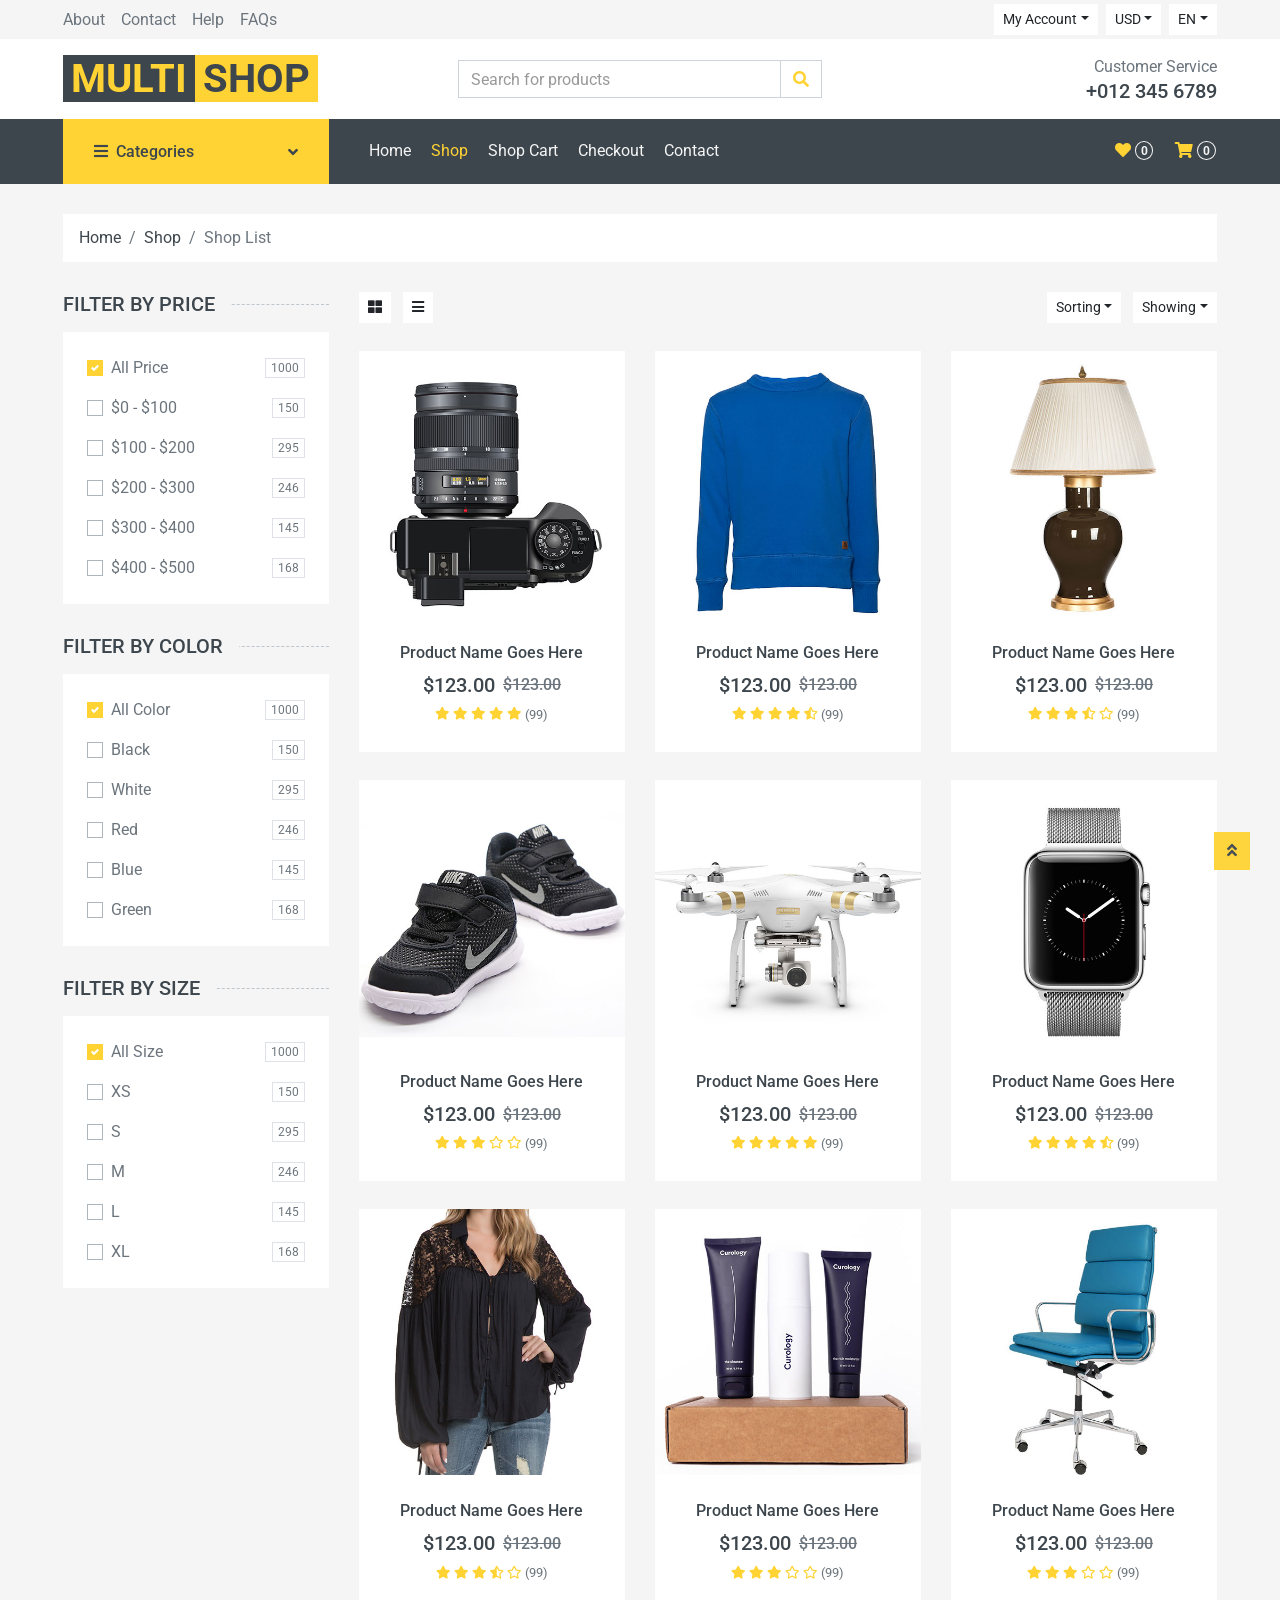
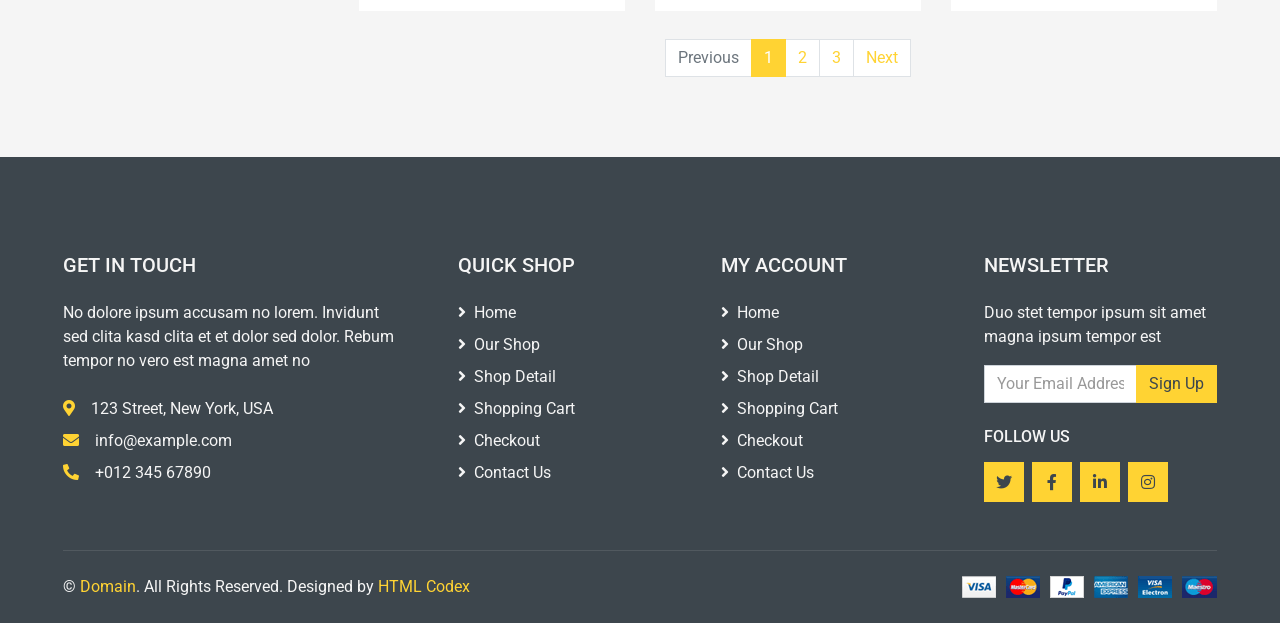
<file: shop.html>
<!DOCTYPE html>
<html lang="en">

<head>
    <meta charset="utf-8">
    <title>MultiShop - Online Shop Website Template</title>
    <meta content="width=device-width, initial-scale=1.0" name="viewport">
    <meta content="Free HTML Templates" name="keywords">
    <meta content="Free HTML Templates" name="description">

    <!-- Favicon -->
    <link href="img/favicon.ico" rel="icon">

    <!-- Google Web Fonts -->
    <link rel="preconnect" href="https://fonts.gstatic.com">
    <link href="https://fonts.googleapis.com/css2?family=Roboto:wght@400;500;700&display=swap" rel="stylesheet">  

    <!-- Font Awesome -->
    <link href="https://cdnjs.cloudflare.com/ajax/libs/font-awesome/5.10.0/css/all.min.css" rel="stylesheet">

    <!-- Libraries Stylesheet -->
    <link href="lib/animate/animate.min.css" rel="stylesheet">
    <link href="lib/owlcarousel/assets/owl.carousel.min.css" rel="stylesheet">

    <!-- Customized Bootstrap Stylesheet -->
    <link href="css/style.min.css" rel="stylesheet">
</head>

<body>
    <!-- Topbar Start -->
    <div class="container-fluid">
        <div class="row bg-secondary py-1 px-xl-5">
            <div class="col-lg-6 d-none d-lg-block">
                <div class="d-inline-flex align-items-center h-100">
                    <a class="text-body mr-3" href="">About</a>
                    <a class="text-body mr-3" href="">Contact</a>
                    <a class="text-body mr-3" href="">Help</a>
                    <a class="text-body mr-3" href="">FAQs</a>
                </div>
            </div>
            <div class="col-lg-6 text-center text-lg-right">
                <div class="d-inline-flex align-items-center">
                    <div class="btn-group">
                        <button type="button" class="btn btn-sm btn-light dropdown-toggle" data-toggle="dropdown">My Account</button>
                        <div class="dropdown-menu dropdown-menu-right">
                            <button class="dropdown-item" type="button">Sign in</button>
                            <button class="dropdown-item" type="button">Sign up</button>
                        </div>
                    </div>
                    <div class="btn-group mx-2">
                        <button type="button" class="btn btn-sm btn-light dropdown-toggle" data-toggle="dropdown">USD</button>
                        <div class="dropdown-menu dropdown-menu-right">
                            <button class="dropdown-item" type="button">EUR</button>
                            <button class="dropdown-item" type="button">GBP</button>
                            <button class="dropdown-item" type="button">CAD</button>
                        </div>
                    </div>
                    <div class="btn-group">
                        <button type="button" class="btn btn-sm btn-light dropdown-toggle" data-toggle="dropdown">EN</button>
                        <div class="dropdown-menu dropdown-menu-right">
                            <button class="dropdown-item" type="button">FR</button>
                            <button class="dropdown-item" type="button">AR</button>
                            <button class="dropdown-item" type="button">RU</button>
                        </div>
                    </div>
                </div>
                <div class="d-inline-flex align-items-center d-block d-lg-none">
                    <a href="" class="btn px-0 ml-2">
                        <i class="fas fa-heart text-dark"></i>
                        <span class="badge text-dark border border-dark rounded-circle" style="padding-bottom: 2px;">0</span>
                    </a>
                    <a href="" class="btn px-0 ml-2">
                        <i class="fas fa-shopping-cart text-dark"></i>
                        <span class="badge text-dark border border-dark rounded-circle" style="padding-bottom: 2px;">0</span>
                    </a>
                </div>
            </div>
        </div>
        <div class="row align-items-center bg-light py-3 px-xl-5 d-none d-lg-flex">
            <div class="col-lg-4">
                <a href="" class="text-decoration-none">
                    <span class="h1 text-uppercase text-primary bg-dark px-2">Multi</span>
                    <span class="h1 text-uppercase text-dark bg-primary px-2 ml-n1">Shop</span>
                </a>
            </div>
            <div class="col-lg-4 col-6 text-left">
                <form action="">
                    <div class="input-group">
                        <input type="text" class="form-control" placeholder="Search for products">
                        <div class="input-group-append">
                            <span class="input-group-text bg-transparent text-primary">
                                <i class="fa fa-search"></i>
                            </span>
                        </div>
                    </div>
                </form>
            </div>
            <div class="col-lg-4 col-6 text-right">
                <p class="m-0">Customer Service</p>
                <h5 class="m-0">+012 345 6789</h5>
            </div>
        </div>
    </div>
    <!-- Topbar End -->


    <!-- Navbar Start -->
    <div class="container-fluid bg-dark mb-30">
        <div class="row px-xl-5">
            <div class="col-lg-3 d-none d-lg-block">
                <a class="btn d-flex align-items-center justify-content-between bg-primary w-100" data-toggle="collapse" href="#navbar-vertical" style="height: 65px; padding: 0 30px;">
                    <h6 class="text-dark m-0"><i class="fa fa-bars mr-2"></i>Categories</h6>
                    <i class="fa fa-angle-down text-dark"></i>
                </a>
                <nav class="collapse position-absolute navbar navbar-vertical navbar-light align-items-start p-0 bg-light" id="navbar-vertical" style="width: calc(100% - 30px); z-index: 999;">
                    <div class="navbar-nav w-100">
                        <div class="nav-item dropdown dropright">
                            <a href="#" class="nav-link dropdown-toggle" data-toggle="dropdown">Dresses <i class="fa fa-angle-right float-right mt-1"></i></a>
                            <div class="dropdown-menu position-absolute rounded-0 border-0 m-0">
                                <a href="" class="dropdown-item">Men's Dresses</a>
                                <a href="" class="dropdown-item">Women's Dresses</a>
                                <a href="" class="dropdown-item">Baby's Dresses</a>
                            </div>
                        </div>
                        <a href="" class="nav-item nav-link">Shirts</a>
                        <a href="" class="nav-item nav-link">Jeans</a>
                        <a href="" class="nav-item nav-link">Swimwear</a>
                        <a href="" class="nav-item nav-link">Sleepwear</a>
                        <a href="" class="nav-item nav-link">Sportswear</a>
                        <a href="" class="nav-item nav-link">Jumpsuits</a>
                        <a href="" class="nav-item nav-link">Blazers</a>
                        <a href="" class="nav-item nav-link">Jackets</a>
                        <a href="" class="nav-item nav-link">Shoes</a>
                    </div>
                </nav>
            </div>
            <div class="col-lg-9">
                <nav class="navbar navbar-expand-lg bg-dark navbar-dark py-3 py-lg-0 px-0">
                    <a href="" class="text-decoration-none d-block d-lg-none">
                        <span class="h1 text-uppercase text-dark bg-light px-2">Multi</span>
                        <span class="h1 text-uppercase text-light bg-primary px-2 ml-n1">Shop</span>
                    </a>
                    <button type="button" class="navbar-toggler" data-toggle="collapse" data-target="#navbarCollapse">
                        <span class="navbar-toggler-icon"></span>
                    </button>
                    <div class="collapse navbar-collapse justify-content-between" id="navbarCollapse">
                        <div class="navbar-nav mr-auto py-0">
                            <a href="index.html" class="nav-item nav-link">Home</a>
                            <a href="shop.html" class="nav-item nav-link active">Shop</a>
                            <a href="cart.html" class="nav-item nav-link">Shop Cart</a>
                            <a href="checkout.html" class="nav-item nav-link">Checkout</a>
                            <a href="contact.html" class="nav-item nav-link">Contact</a>
                        </div>
                        <div class="navbar-nav ml-auto py-0 d-none d-lg-block">
                            <a href="" class="btn px-0">
                                <i class="fas fa-heart text-primary"></i>
                                <span class="badge text-secondary border border-secondary rounded-circle" style="padding-bottom: 2px;">0</span>
                            </a>
                            <a href="" class="btn px-0 ml-3">
                                <i class="fas fa-shopping-cart text-primary"></i>
                                <span class="badge text-secondary border border-secondary rounded-circle" style="padding-bottom: 2px;">0</span>
                            </a>
                        </div>
                    </div>
                </nav>
            </div>
        </div>
    </div>
    <!-- Navbar End -->


    <!-- Breadcrumb Start -->
    <div class="container-fluid">
        <div class="row px-xl-5">
            <div class="col-12">
                <nav class="breadcrumb bg-light mb-30">
                    <a class="breadcrumb-item text-dark" href="#">Home</a>
                    <a class="breadcrumb-item text-dark" href="#">Shop</a>
                    <span class="breadcrumb-item active">Shop List</span>
                </nav>
            </div>
        </div>
    </div>
    <!-- Breadcrumb End -->


    <!-- Shop Start -->
    <div class="container-fluid">
        <div class="row px-xl-5">
            <!-- Shop Sidebar Start -->
            <div class="col-lg-3 col-md-4">
                <!-- Price Start -->
                <h5 class="section-title position-relative text-uppercase mb-3"><span class="bg-secondary pr-3">Filter by price</span></h5>
                <div class="bg-light p-4 mb-30">
                    <form>
                        <div class="custom-control custom-checkbox d-flex align-items-center justify-content-between mb-3">
                            <input type="checkbox" class="custom-control-input" checked id="price-all">
                            <label class="custom-control-label" for="price-all">All Price</label>
                            <span class="badge border font-weight-normal">1000</span>
                        </div>
                        <div class="custom-control custom-checkbox d-flex align-items-center justify-content-between mb-3">
                            <input type="checkbox" class="custom-control-input" id="price-1">
                            <label class="custom-control-label" for="price-1">$0 - $100</label>
                            <span class="badge border font-weight-normal">150</span>
                        </div>
                        <div class="custom-control custom-checkbox d-flex align-items-center justify-content-between mb-3">
                            <input type="checkbox" class="custom-control-input" id="price-2">
                            <label class="custom-control-label" for="price-2">$100 - $200</label>
                            <span class="badge border font-weight-normal">295</span>
                        </div>
                        <div class="custom-control custom-checkbox d-flex align-items-center justify-content-between mb-3">
                            <input type="checkbox" class="custom-control-input" id="price-3">
                            <label class="custom-control-label" for="price-3">$200 - $300</label>
                            <span class="badge border font-weight-normal">246</span>
                        </div>
                        <div class="custom-control custom-checkbox d-flex align-items-center justify-content-between mb-3">
                            <input type="checkbox" class="custom-control-input" id="price-4">
                            <label class="custom-control-label" for="price-4">$300 - $400</label>
                            <span class="badge border font-weight-normal">145</span>
                        </div>
                        <div class="custom-control custom-checkbox d-flex align-items-center justify-content-between">
                            <input type="checkbox" class="custom-control-input" id="price-5">
                            <label class="custom-control-label" for="price-5">$400 - $500</label>
                            <span class="badge border font-weight-normal">168</span>
                        </div>
                    </form>
                </div>
                <!-- Price End -->
                
                <!-- Color Start -->
                <h5 class="section-title position-relative text-uppercase mb-3"><span class="bg-secondary pr-3">Filter by color</span></h5>
                <div class="bg-light p-4 mb-30">
                    <form>
                        <div class="custom-control custom-checkbox d-flex align-items-center justify-content-between mb-3">
                            <input type="checkbox" class="custom-control-input" checked id="color-all">
                            <label class="custom-control-label" for="price-all">All Color</label>
                            <span class="badge border font-weight-normal">1000</span>
                        </div>
                        <div class="custom-control custom-checkbox d-flex align-items-center justify-content-between mb-3">
                            <input type="checkbox" class="custom-control-input" id="color-1">
                            <label class="custom-control-label" for="color-1">Black</label>
                            <span class="badge border font-weight-normal">150</span>
                        </div>
                        <div class="custom-control custom-checkbox d-flex align-items-center justify-content-between mb-3">
                            <input type="checkbox" class="custom-control-input" id="color-2">
                            <label class="custom-control-label" for="color-2">White</label>
                            <span class="badge border font-weight-normal">295</span>
                        </div>
                        <div class="custom-control custom-checkbox d-flex align-items-center justify-content-between mb-3">
                            <input type="checkbox" class="custom-control-input" id="color-3">
                            <label class="custom-control-label" for="color-3">Red</label>
                            <span class="badge border font-weight-normal">246</span>
                        </div>
                        <div class="custom-control custom-checkbox d-flex align-items-center justify-content-between mb-3">
                            <input type="checkbox" class="custom-control-input" id="color-4">
                            <label class="custom-control-label" for="color-4">Blue</label>
                            <span class="badge border font-weight-normal">145</span>
                        </div>
                        <div class="custom-control custom-checkbox d-flex align-items-center justify-content-between">
                            <input type="checkbox" class="custom-control-input" id="color-5">
                            <label class="custom-control-label" for="color-5">Green</label>
                            <span class="badge border font-weight-normal">168</span>
                        </div>
                    </form>
                </div>
                <!-- Color End -->

                <!-- Size Start -->
                <h5 class="section-title position-relative text-uppercase mb-3"><span class="bg-secondary pr-3">Filter by size</span></h5>
                <div class="bg-light p-4 mb-30">
                    <form>
                        <div class="custom-control custom-checkbox d-flex align-items-center justify-content-between mb-3">
                            <input type="checkbox" class="custom-control-input" checked id="size-all">
                            <label class="custom-control-label" for="size-all">All Size</label>
                            <span class="badge border font-weight-normal">1000</span>
                        </div>
                        <div class="custom-control custom-checkbox d-flex align-items-center justify-content-between mb-3">
                            <input type="checkbox" class="custom-control-input" id="size-1">
                            <label class="custom-control-label" for="size-1">XS</label>
                            <span class="badge border font-weight-normal">150</span>
                        </div>
                        <div class="custom-control custom-checkbox d-flex align-items-center justify-content-between mb-3">
                            <input type="checkbox" class="custom-control-input" id="size-2">
                            <label class="custom-control-label" for="size-2">S</label>
                            <span class="badge border font-weight-normal">295</span>
                        </div>
                        <div class="custom-control custom-checkbox d-flex align-items-center justify-content-between mb-3">
                            <input type="checkbox" class="custom-control-input" id="size-3">
                            <label class="custom-control-label" for="size-3">M</label>
                            <span class="badge border font-weight-normal">246</span>
                        </div>
                        <div class="custom-control custom-checkbox d-flex align-items-center justify-content-between mb-3">
                            <input type="checkbox" class="custom-control-input" id="size-4">
                            <label class="custom-control-label" for="size-4">L</label>
                            <span class="badge border font-weight-normal">145</span>
                        </div>
                        <div class="custom-control custom-checkbox d-flex align-items-center justify-content-between">
                            <input type="checkbox" class="custom-control-input" id="size-5">
                            <label class="custom-control-label" for="size-5">XL</label>
                            <span class="badge border font-weight-normal">168</span>
                        </div>
                    </form>
                </div>
                <!-- Size End -->
            </div>
            <!-- Shop Sidebar End -->


            <!-- Shop Product Start -->
            <div class="col-lg-9 col-md-8">
                <div class="row pb-3">
                    <div class="col-12 pb-1">
                        <div class="d-flex align-items-center justify-content-between mb-4">
                            <div>
                                <button class="btn btn-sm btn-light"><i class="fa fa-th-large"></i></button>
                                <button class="btn btn-sm btn-light ml-2"><i class="fa fa-bars"></i></button>
                            </div>
                            <div class="ml-2">
                                <div class="btn-group">
                                    <button type="button" class="btn btn-sm btn-light dropdown-toggle" data-toggle="dropdown">Sorting</button>
                                    <div class="dropdown-menu dropdown-menu-right">
                                        <a class="dropdown-item" href="#">Latest</a>
                                        <a class="dropdown-item" href="#">Popularity</a>
                                        <a class="dropdown-item" href="#">Best Rating</a>
                                    </div>
                                </div>
                                <div class="btn-group ml-2">
                                    <button type="button" class="btn btn-sm btn-light dropdown-toggle" data-toggle="dropdown">Showing</button>
                                    <div class="dropdown-menu dropdown-menu-right">
                                        <a class="dropdown-item" href="#">10</a>
                                        <a class="dropdown-item" href="#">20</a>
                                        <a class="dropdown-item" href="#">30</a>
                                    </div>
                                </div>
                            </div>
                        </div>
                    </div>
                    <div class="col-lg-4 col-md-6 col-sm-6 pb-1">
                        <div class="product-item bg-light mb-4">
                            <div class="product-img position-relative overflow-hidden">
                                <img class="img-fluid w-100" src="img/product-1.jpg" alt="">
                                <div class="product-action">
                                    <a class="btn btn-outline-dark btn-square" href=""><i class="fa fa-shopping-cart"></i></a>
                                    <a class="btn btn-outline-dark btn-square" href=""><i class="far fa-heart"></i></a>
                                    <a class="btn btn-outline-dark btn-square" href=""><i class="fa fa-sync-alt"></i></a>
                                    <a class="btn btn-outline-dark btn-square" href=""><i class="fa fa-search"></i></a>
                                </div>
                            </div>
                            <div class="text-center py-4">
                                <a class="h6 text-decoration-none text-truncate" href="">Product Name Goes Here</a>
                                <div class="d-flex align-items-center justify-content-center mt-2">
                                    <h5>$123.00</h5><h6 class="text-muted ml-2"><del>$123.00</del></h6>
                                </div>
                                <div class="d-flex align-items-center justify-content-center mb-1">
                                    <small class="fa fa-star text-primary mr-1"></small>
                                    <small class="fa fa-star text-primary mr-1"></small>
                                    <small class="fa fa-star text-primary mr-1"></small>
                                    <small class="fa fa-star text-primary mr-1"></small>
                                    <small class="fa fa-star text-primary mr-1"></small>
                                    <small>(99)</small>
                                </div>
                            </div>
                        </div>
                    </div>
                    <div class="col-lg-4 col-md-6 col-sm-6 pb-1">
                        <div class="product-item bg-light mb-4">
                            <div class="product-img position-relative overflow-hidden">
                                <img class="img-fluid w-100" src="img/product-2.jpg" alt="">
                                <div class="product-action">
                                    <a class="btn btn-outline-dark btn-square" href=""><i class="fa fa-shopping-cart"></i></a>
                                    <a class="btn btn-outline-dark btn-square" href=""><i class="far fa-heart"></i></a>
                                    <a class="btn btn-outline-dark btn-square" href=""><i class="fa fa-sync-alt"></i></a>
                                    <a class="btn btn-outline-dark btn-square" href=""><i class="fa fa-search"></i></a>
                                </div>
                            </div>
                            <div class="text-center py-4">
                                <a class="h6 text-decoration-none text-truncate" href="">Product Name Goes Here</a>
                                <div class="d-flex align-items-center justify-content-center mt-2">
                                    <h5>$123.00</h5><h6 class="text-muted ml-2"><del>$123.00</del></h6>
                                </div>
                                <div class="d-flex align-items-center justify-content-center mb-1">
                                    <small class="fa fa-star text-primary mr-1"></small>
                                    <small class="fa fa-star text-primary mr-1"></small>
                                    <small class="fa fa-star text-primary mr-1"></small>
                                    <small class="fa fa-star text-primary mr-1"></small>
                                    <small class="fa fa-star-half-alt text-primary mr-1"></small>
                                    <small>(99)</small>
                                </div>
                            </div>
                        </div>
                    </div>
                    <div class="col-lg-4 col-md-6 col-sm-6 pb-1">
                        <div class="product-item bg-light mb-4">
                            <div class="product-img position-relative overflow-hidden">
                                <img class="img-fluid w-100" src="img/product-3.jpg" alt="">
                                <div class="product-action">
                                    <a class="btn btn-outline-dark btn-square" href=""><i class="fa fa-shopping-cart"></i></a>
                                    <a class="btn btn-outline-dark btn-square" href=""><i class="far fa-heart"></i></a>
                                    <a class="btn btn-outline-dark btn-square" href=""><i class="fa fa-sync-alt"></i></a>
                                    <a class="btn btn-outline-dark btn-square" href=""><i class="fa fa-search"></i></a>
                                </div>
                            </div>
                            <div class="text-center py-4">
                                <a class="h6 text-decoration-none text-truncate" href="">Product Name Goes Here</a>
                                <div class="d-flex align-items-center justify-content-center mt-2">
                                    <h5>$123.00</h5><h6 class="text-muted ml-2"><del>$123.00</del></h6>
                                </div>
                                <div class="d-flex align-items-center justify-content-center mb-1">
                                    <small class="fa fa-star text-primary mr-1"></small>
                                    <small class="fa fa-star text-primary mr-1"></small>
                                    <small class="fa fa-star text-primary mr-1"></small>
                                    <small class="fa fa-star-half-alt text-primary mr-1"></small>
                                    <small class="far fa-star text-primary mr-1"></small>
                                    <small>(99)</small>
                                </div>
                            </div>
                        </div>
                    </div>
                    <div class="col-lg-4 col-md-6 col-sm-6 pb-1">
                        <div class="product-item bg-light mb-4">
                            <div class="product-img position-relative overflow-hidden">
                                <img class="img-fluid w-100" src="img/product-4.jpg" alt="">
                                <div class="product-action">
                                    <a class="btn btn-outline-dark btn-square" href=""><i class="fa fa-shopping-cart"></i></a>
                                    <a class="btn btn-outline-dark btn-square" href=""><i class="far fa-heart"></i></a>
                                    <a class="btn btn-outline-dark btn-square" href=""><i class="fa fa-sync-alt"></i></a>
                                    <a class="btn btn-outline-dark btn-square" href=""><i class="fa fa-search"></i></a>
                                </div>
                            </div>
                            <div class="text-center py-4">
                                <a class="h6 text-decoration-none text-truncate" href="">Product Name Goes Here</a>
                                <div class="d-flex align-items-center justify-content-center mt-2">
                                    <h5>$123.00</h5><h6 class="text-muted ml-2"><del>$123.00</del></h6>
                                </div>
                                <div class="d-flex align-items-center justify-content-center mb-1">
                                    <small class="fa fa-star text-primary mr-1"></small>
                                    <small class="fa fa-star text-primary mr-1"></small>
                                    <small class="fa fa-star text-primary mr-1"></small>
                                    <small class="far fa-star text-primary mr-1"></small>
                                    <small class="far fa-star text-primary mr-1"></small>
                                    <small>(99)</small>
                                </div>
                            </div>
                        </div>
                    </div>
                    <div class="col-lg-4 col-md-6 col-sm-6 pb-1">
                        <div class="product-item bg-light mb-4">
                            <div class="product-img position-relative overflow-hidden">
                                <img class="img-fluid w-100" src="img/product-5.jpg" alt="">
                                <div class="product-action">
                                    <a class="btn btn-outline-dark btn-square" href=""><i class="fa fa-shopping-cart"></i></a>
                                    <a class="btn btn-outline-dark btn-square" href=""><i class="far fa-heart"></i></a>
                                    <a class="btn btn-outline-dark btn-square" href=""><i class="fa fa-sync-alt"></i></a>
                                    <a class="btn btn-outline-dark btn-square" href=""><i class="fa fa-search"></i></a>
                                </div>
                            </div>
                            <div class="text-center py-4">
                                <a class="h6 text-decoration-none text-truncate" href="">Product Name Goes Here</a>
                                <div class="d-flex align-items-center justify-content-center mt-2">
                                    <h5>$123.00</h5><h6 class="text-muted ml-2"><del>$123.00</del></h6>
                                </div>
                                <div class="d-flex align-items-center justify-content-center mb-1">
                                    <small class="fa fa-star text-primary mr-1"></small>
                                    <small class="fa fa-star text-primary mr-1"></small>
                                    <small class="fa fa-star text-primary mr-1"></small>
                                    <small class="fa fa-star text-primary mr-1"></small>
                                    <small class="fa fa-star text-primary mr-1"></small>
                                    <small>(99)</small>
                                </div>
                            </div>
                        </div>
                    </div>
                    <div class="col-lg-4 col-md-6 col-sm-6 pb-1">
                        <div class="product-item bg-light mb-4">
                            <div class="product-img position-relative overflow-hidden">
                                <img class="img-fluid w-100" src="img/product-6.jpg" alt="">
                                <div class="product-action">
                                    <a class="btn btn-outline-dark btn-square" href=""><i class="fa fa-shopping-cart"></i></a>
                                    <a class="btn btn-outline-dark btn-square" href=""><i class="far fa-heart"></i></a>
                                    <a class="btn btn-outline-dark btn-square" href=""><i class="fa fa-sync-alt"></i></a>
                                    <a class="btn btn-outline-dark btn-square" href=""><i class="fa fa-search"></i></a>
                                </div>
                            </div>
                            <div class="text-center py-4">
                                <a class="h6 text-decoration-none text-truncate" href="">Product Name Goes Here</a>
                                <div class="d-flex align-items-center justify-content-center mt-2">
                                    <h5>$123.00</h5><h6 class="text-muted ml-2"><del>$123.00</del></h6>
                                </div>
                                <div class="d-flex align-items-center justify-content-center mb-1">
                                    <small class="fa fa-star text-primary mr-1"></small>
                                    <small class="fa fa-star text-primary mr-1"></small>
                                    <small class="fa fa-star text-primary mr-1"></small>
                                    <small class="fa fa-star text-primary mr-1"></small>
                                    <small class="fa fa-star-half-alt text-primary mr-1"></small>
                                    <small>(99)</small>
                                </div>
                            </div>
                        </div>
                    </div>
                    <div class="col-lg-4 col-md-6 col-sm-6 pb-1">
                        <div class="product-item bg-light mb-4">
                            <div class="product-img position-relative overflow-hidden">
                                <img class="img-fluid w-100" src="img/product-7.jpg" alt="">
                                <div class="product-action">
                                    <a class="btn btn-outline-dark btn-square" href=""><i class="fa fa-shopping-cart"></i></a>
                                    <a class="btn btn-outline-dark btn-square" href=""><i class="far fa-heart"></i></a>
                                    <a class="btn btn-outline-dark btn-square" href=""><i class="fa fa-sync-alt"></i></a>
                                    <a class="btn btn-outline-dark btn-square" href=""><i class="fa fa-search"></i></a>
                                </div>
                            </div>
                            <div class="text-center py-4">
                                <a class="h6 text-decoration-none text-truncate" href="">Product Name Goes Here</a>
                                <div class="d-flex align-items-center justify-content-center mt-2">
                                    <h5>$123.00</h5><h6 class="text-muted ml-2"><del>$123.00</del></h6>
                                </div>
                                <div class="d-flex align-items-center justify-content-center mb-1">
                                    <small class="fa fa-star text-primary mr-1"></small>
                                    <small class="fa fa-star text-primary mr-1"></small>
                                    <small class="fa fa-star text-primary mr-1"></small>
                                    <small class="fa fa-star-half-alt text-primary mr-1"></small>
                                    <small class="far fa-star text-primary mr-1"></small>
                                    <small>(99)</small>
                                </div>
                            </div>
                        </div>
                    </div>
                    <div class="col-lg-4 col-md-6 col-sm-6 pb-1">
                        <div class="product-item bg-light mb-4">
                            <div class="product-img position-relative overflow-hidden">
                                <img class="img-fluid w-100" src="img/product-8.jpg" alt="">
                                <div class="product-action">
                                    <a class="btn btn-outline-dark btn-square" href=""><i class="fa fa-shopping-cart"></i></a>
                                    <a class="btn btn-outline-dark btn-square" href=""><i class="far fa-heart"></i></a>
                                    <a class="btn btn-outline-dark btn-square" href=""><i class="fa fa-sync-alt"></i></a>
                                    <a class="btn btn-outline-dark btn-square" href=""><i class="fa fa-search"></i></a>
                                </div>
                            </div>
                            <div class="text-center py-4">
                                <a class="h6 text-decoration-none text-truncate" href="">Product Name Goes Here</a>
                                <div class="d-flex align-items-center justify-content-center mt-2">
                                    <h5>$123.00</h5><h6 class="text-muted ml-2"><del>$123.00</del></h6>
                                </div>
                                <div class="d-flex align-items-center justify-content-center mb-1">
                                    <small class="fa fa-star text-primary mr-1"></small>
                                    <small class="fa fa-star text-primary mr-1"></small>
                                    <small class="fa fa-star text-primary mr-1"></small>
                                    <small class="far fa-star text-primary mr-1"></small>
                                    <small class="far fa-star text-primary mr-1"></small>
                                    <small>(99)</small>
                                </div>
                            </div>
                        </div>
                    </div>
                    <div class="col-lg-4 col-md-6 col-sm-6 pb-1">
                        <div class="product-item bg-light mb-4">
                            <div class="product-img position-relative overflow-hidden">
                                <img class="img-fluid w-100" src="img/product-9.jpg" alt="">
                                <div class="product-action">
                                    <a class="btn btn-outline-dark btn-square" href=""><i class="fa fa-shopping-cart"></i></a>
                                    <a class="btn btn-outline-dark btn-square" href=""><i class="far fa-heart"></i></a>
                                    <a class="btn btn-outline-dark btn-square" href=""><i class="fa fa-sync-alt"></i></a>
                                    <a class="btn btn-outline-dark btn-square" href=""><i class="fa fa-search"></i></a>
                                </div>
                            </div>
                            <div class="text-center py-4">
                                <a class="h6 text-decoration-none text-truncate" href="">Product Name Goes Here</a>
                                <div class="d-flex align-items-center justify-content-center mt-2">
                                    <h5>$123.00</h5><h6 class="text-muted ml-2"><del>$123.00</del></h6>
                                </div>
                                <div class="d-flex align-items-center justify-content-center mb-1">
                                    <small class="fa fa-star text-primary mr-1"></small>
                                    <small class="fa fa-star text-primary mr-1"></small>
                                    <small class="fa fa-star text-primary mr-1"></small>
                                    <small class="far fa-star text-primary mr-1"></small>
                                    <small class="far fa-star text-primary mr-1"></small>
                                    <small>(99)</small>
                                </div>
                            </div>
                        </div>
                    </div>
                    <div class="col-12">
                        <nav>
                          <ul class="pagination justify-content-center">
                            <li class="page-item disabled"><a class="page-link" href="#">Previous</span></a></li>
                            <li class="page-item active"><a class="page-link" href="#">1</a></li>
                            <li class="page-item"><a class="page-link" href="#">2</a></li>
                            <li class="page-item"><a class="page-link" href="#">3</a></li>
                            <li class="page-item"><a class="page-link" href="#">Next</a></li>
                          </ul>
                        </nav>
                    </div>
                </div>
            </div>
            <!-- Shop Product End -->
        </div>
    </div>
    <!-- Shop End -->


    <!-- Footer Start -->
    <div class="container-fluid bg-dark text-secondary mt-5 pt-5">
        <div class="row px-xl-5 pt-5">
            <div class="col-lg-4 col-md-12 mb-5 pr-3 pr-xl-5">
                <h5 class="text-secondary text-uppercase mb-4">Get In Touch</h5>
                <p class="mb-4">No dolore ipsum accusam no lorem. Invidunt sed clita kasd clita et et dolor sed dolor. Rebum tempor no vero est magna amet no</p>
                <p class="mb-2"><i class="fa fa-map-marker-alt text-primary mr-3"></i>123 Street, New York, USA</p>
                <p class="mb-2"><i class="fa fa-envelope text-primary mr-3"></i>info@example.com</p>
                <p class="mb-0"><i class="fa fa-phone-alt text-primary mr-3"></i>+012 345 67890</p>
            </div>
            <div class="col-lg-8 col-md-12">
                <div class="row">
                    <div class="col-md-4 mb-5">
                        <h5 class="text-secondary text-uppercase mb-4">Quick Shop</h5>
                        <div class="d-flex flex-column justify-content-start">
                            <a class="text-secondary mb-2" href="#"><i class="fa fa-angle-right mr-2"></i>Home</a>
                            <a class="text-secondary mb-2" href="#"><i class="fa fa-angle-right mr-2"></i>Our Shop</a>
                            <a class="text-secondary mb-2" href="#"><i class="fa fa-angle-right mr-2"></i>Shop Detail</a>
                            <a class="text-secondary mb-2" href="#"><i class="fa fa-angle-right mr-2"></i>Shopping Cart</a>
                            <a class="text-secondary mb-2" href="#"><i class="fa fa-angle-right mr-2"></i>Checkout</a>
                            <a class="text-secondary" href="#"><i class="fa fa-angle-right mr-2"></i>Contact Us</a>
                        </div>
                    </div>
                    <div class="col-md-4 mb-5">
                        <h5 class="text-secondary text-uppercase mb-4">My Account</h5>
                        <div class="d-flex flex-column justify-content-start">
                            <a class="text-secondary mb-2" href="#"><i class="fa fa-angle-right mr-2"></i>Home</a>
                            <a class="text-secondary mb-2" href="#"><i class="fa fa-angle-right mr-2"></i>Our Shop</a>
                            <a class="text-secondary mb-2" href="#"><i class="fa fa-angle-right mr-2"></i>Shop Detail</a>
                            <a class="text-secondary mb-2" href="#"><i class="fa fa-angle-right mr-2"></i>Shopping Cart</a>
                            <a class="text-secondary mb-2" href="#"><i class="fa fa-angle-right mr-2"></i>Checkout</a>
                            <a class="text-secondary" href="#"><i class="fa fa-angle-right mr-2"></i>Contact Us</a>
                        </div>
                    </div>
                    <div class="col-md-4 mb-5">
                        <h5 class="text-secondary text-uppercase mb-4">Newsletter</h5>
                        <p>Duo stet tempor ipsum sit amet magna ipsum tempor est</p>
                        <form action="">
                            <div class="input-group">
                                <input type="text" class="form-control" placeholder="Your Email Address">
                                <div class="input-group-append">
                                    <button class="btn btn-primary">Sign Up</button>
                                </div>
                            </div>
                        </form>
                        <h6 class="text-secondary text-uppercase mt-4 mb-3">Follow Us</h6>
                        <div class="d-flex">
                            <a class="btn btn-primary btn-square mr-2" href="#"><i class="fab fa-twitter"></i></a>
                            <a class="btn btn-primary btn-square mr-2" href="#"><i class="fab fa-facebook-f"></i></a>
                            <a class="btn btn-primary btn-square mr-2" href="#"><i class="fab fa-linkedin-in"></i></a>
                            <a class="btn btn-primary btn-square" href="#"><i class="fab fa-instagram"></i></a>
                        </div>
                    </div>
                </div>
            </div>
        </div>
        <div class="row border-top mx-xl-5 py-4" style="border-color: rgba(256, 256, 256, .1) !important;">
            <div class="col-md-6 px-xl-0">
                <p class="mb-md-0 text-center text-md-left text-secondary">
                    &copy; <a class="text-primary" href="#">Domain</a>. All Rights Reserved. 
                    <!--/*** The author’s attribution link must remain intact in the template. ***/-->
                    <!--/*** If you wish to remove this credit link, please purchase the Pro Version . ***/-->
                    Designed by <a class="text-primary" href="https://htmlcodex.com">HTML Codex</a>
                </p>
            </div>
            <div class="col-md-6 px-xl-0 text-center text-md-right">
                <img class="img-fluid" src="img/payments.png" alt="">
            </div>
        </div>
    </div>
    <!-- Footer End -->


    <!-- Back to Top -->
    <a href="#" class="btn btn-primary back-to-top"><i class="fa fa-angle-double-up"></i></a>


    <!-- JavaScript Libraries -->
    <script src="https://code.jquery.com/jquery-3.4.1.min.js"></script>
    <script src="https://stackpath.bootstrapcdn.com/bootstrap/4.4.1/js/bootstrap.bundle.min.js"></script>
    <script src="lib/easing/easing.min.js"></script>
    <script src="lib/owlcarousel/owl.carousel.min.js"></script>


    <!-- Template Javascript -->
    <script src="js/main.js"></script>
</body>

</html>
</file>
<file: css/custumize.css>
/* =========================
   CATEGORIES (INDEX)
========================= */
.category-card {
    position: relative;
    display: block;
    overflow: hidden;
    border-radius: 8px;
}

.category-card img {
    width: 100%;
    height: 220px;
    object-fit: cover;
    transition: transform 0.4s;
}

.category-card:hover img {
    transform: scale(1.08);
}

.category-overlay {
    position: absolute;
    bottom: 0;
    left: 0;
    width: 100%;
    padding: 15px;
    background: linear-gradient(to top, rgba(0,0,0,0.8), rgba(0,0,0,0));
}

.category-overlay h4 {
    margin: 0;
    font-size: 20px;
    color: #FFD333;
    font-weight: 300;
}

.category-overlay span {
    font-size: 14px;
    color: #ffffff;
    opacity: 0.9;
}

/* =========================
   PRODUCT CARD (INDEX)
========================= */
.product-item {
    position: relative;
    overflow: hidden;
    background: #fff;
}

.product-overlay {
    position: absolute;
    top: 0;
    left: 0;
    width: 100%;
    height: 100%;
    background: rgba(0,0,0,0.6);

    display: flex;
    align-items: center;
    justify-content: center;

    opacity: 0;
    transition: 0.4s;
    z-index: 2;
}

.product-item:hover .product-overlay {
    opacity: 1;
}

.product-overlay .btn {
    background: #444;
    color: #fff;
    border: none;
}

/* =========================
   PRODUCT MAIN SLIDER
========================= */
.product-main-slider {
    position: relative;
}

/* IMAGE */
.product-main-slider img {
    width: 100%;
    display: block;
}

/* FIX OWL OVERFLOW */
.product-main-slider .owl-stage-outer {
    overflow: hidden;
}

/* FLÈCHES */
.product-main-slider .owl-nav {
    position: absolute;
    top: 45%;
    left: 0;
    right: 0;
    display: flex !important;
    justify-content: space-between;
    padding: 0 10px;
}

.product-main-slider .owl-nav button {
    background: rgba(0,0,0,0.5) !important;
    border-radius: 50%;
    width: 45px;
    height: 45px;
    color: #fff;
    font-size: 18px;
    border: none;
    transition: 0.3s;
}

.product-main-slider .owl-nav button:hover {
    background: #FFD333 !important;
    color: #000;
}

/* DOTS (petits points) */
.product-main-slider .owl-dots {
    text-align: center;
    margin-top: 10px;
}

.product-main-slider .owl-dot span {
    width: 10px;
    height: 10px;
    background: #ccc;
    display: inline-block;
    margin: 5px;
    border-radius: 50%;
}

.product-main-slider .owl-dot.active span {
    background: #FFD333;
}
</file>
